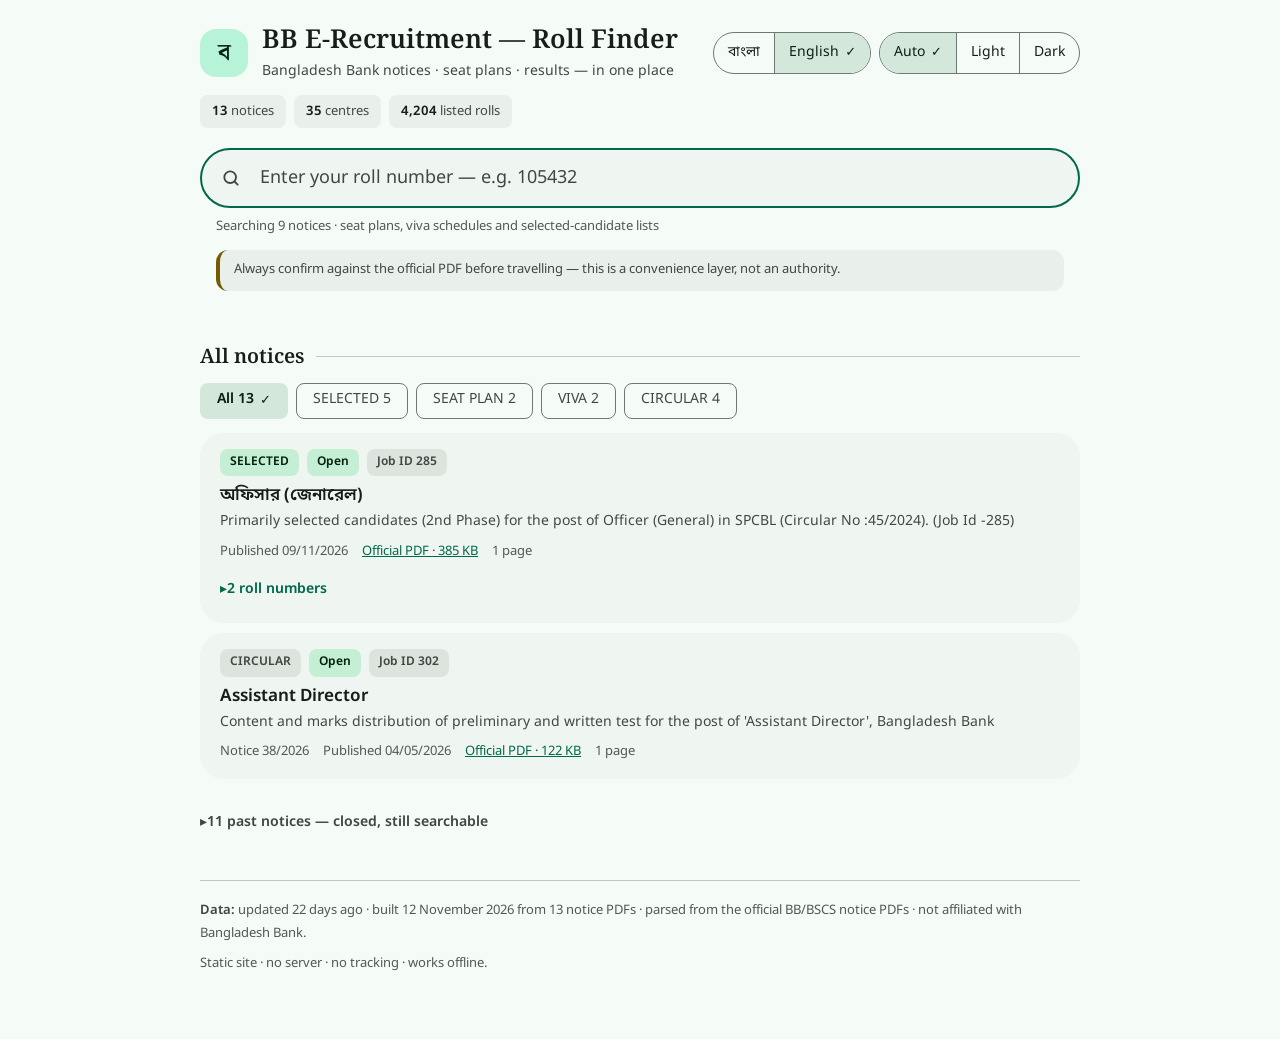
<file: index.html>
<!DOCTYPE html>
<!--
  GENERATED FILE — DO NOT EDIT.
  Built by parser/build_site.py from:
    app.template.html   (markup and the early theme/language script)
    assets/css/*.css    (stylesheets, concatenated in CSS_FILES order)
    assets/js/**/*.js   (scripts, concatenated in JS_FILES order)
    data/notices.json   (notice data, inlined so the page works offline)
  Edit those sources and re-run the build; changes made here are lost.
-->
<html lang="en" data-lang="en">
<head>
<meta charset="utf-8">
<meta name="viewport" content="width=device-width, initial-scale=1">
<title>BB E-Recruitment — Roll Finder</title>
<meta name="description" content="Enter your roll number to find your Bangladesh Bank exam centre, seat range, date, time and map location. Seat plans, viva schedules and selected-candidate lists in one place.">
<meta name="theme-color" content="#f5fbf6" media="(prefers-color-scheme: light)">
<meta name="theme-color" content="#0e1511" media="(prefers-color-scheme: dark)">
<link rel="manifest" href="manifest.webmanifest">
<link rel="icon" href="favicon-32.png" sizes="32x32">
<link rel="apple-touch-icon" href="apple-touch-icon.png">
<meta name="apple-mobile-web-app-capable" content="yes">
<meta name="apple-mobile-web-app-status-bar-style" content="default">
<meta name="apple-mobile-web-app-title" content="BB Roll">
<link rel="canonical" href="https://bb-roll-finder.pages.dev/">
<meta property="og:title" content="BB E-Recruitment — Roll Finder">
<meta property="og:description" content="Find your exam centre, seat, time and map by roll number.">
<meta property="og:type" content="website">
<meta property="og:url" content="https://bb-roll-finder.pages.dev/">
<meta property="og:image" content="https://bb-roll-finder.pages.dev/og-card.png">
<meta property="og:image:width" content="1200">
<meta property="og:image:height" content="630">
<meta property="og:locale" content="en_US">
<meta property="og:locale:alternate" content="bn_BD">
<meta name="twitter:card" content="summary_large_image">
<meta name="twitter:title" content="BB E-Recruitment — Roll Finder">
<meta name="twitter:description" content="Find your exam centre, seat, time and map by roll number.">
<meta name="twitter:image" content="https://bb-roll-finder.pages.dev/og-card.png">
<script type="application/ld+json">
{"@context":"https://schema.org","@type":"WebSite",
 "name":"BB E-Recruitment — Roll Finder",
 "alternateName":"BB Roll Finder",
 "url":"https://bb-roll-finder.pages.dev/",
 "inLanguage":["en","bn"],
 "description":"Find your Bangladesh Bank exam centre, seat range, date, time and map location by roll number.",
 "potentialAction":{"@type":"SearchAction",
   "target":{"@type":"EntryPoint","urlTemplate":"https://bb-roll-finder.pages.dev/#roll={roll_number}"},
   "query-input":"required name=roll_number"}}
</script>

<!-- Runs before any CSS so the stored theme is applied on the very first paint.
     Without this the page renders light, then flips to dark a frame later. -->
<script>
(function(){
  try{
    var t = localStorage.getItem("bb-theme");
    if (t === "light" || t === "dark") document.documentElement.setAttribute("data-theme", t);
    var l = localStorage.getItem("bb-lang");
    if (l !== "en" && l !== "bn"){
      /* No saved choice: follow the browser, exactly as core/language.js
         does. Kept in sync by tools/selftest.py. */
      var list = (navigator.languages && navigator.languages.length)
                 ? navigator.languages : [navigator.language];
      l = "en";
      for (var i = 0; i < list.length; i++){
        var tag = String(list[i] || "").toLowerCase();
        if (tag === "bn" || tag.indexOf("bn-") === 0){ l = "bn"; break; }
        if (tag === "en" || tag.indexOf("en-") === 0){ l = "en"; break; }
      }
    }
    document.documentElement.setAttribute("data-lang", l);
    document.documentElement.lang = l;
  }catch(e){}

  /* Font preloads are injected rather than written as static <link> tags.
     A font preload must carry crossorigin (fonts are always fetched in CORS
     mode), but over file:// the origin is null, so the browser rejects the
     request and logs a CORS error for every preloaded font before falling
     back to the @font-face rule. The page still worked; the console was just
     full of errors that looked like real breakage. Injecting them only for
     http(s) keeps the head start online and leaves file:// silent. */
  try{
    if (location.protocol === "http:" || location.protocol === "https:"){
      ["fonts/noto-sans-bengali-bengali-400-normal.woff2",
       "fonts/noto-sans-bengali-latin-400-normal.woff2",
       "fonts/noto-sans-bengali-bengali-600-normal.woff2",
       "fonts/noto-serif-bengali-bengali-600-normal.woff2",
       "fonts/noto-serif-bengali-latin-600-normal.woff2"].forEach(function(href){
        var el = document.createElement("link");
        el.rel = "preload"; el.as = "font"; el.type = "font/woff2";
        el.href = href; el.crossOrigin = "anonymous";
        document.head.appendChild(el);
      });
    }
  }catch(e){}
})();
</script>

<style>
/* ===== tokens.css ===== */
/* ---------------------------------------------------------------- fonts
   Noto Sans Bengali (text) and Noto Serif Bengali (headlines), self-hosted
   and split by script so Latin text never drags the Bengali file along.
   font-display:swap paints the system stack first, so nobody waits on a
   blank screen. Both families are SIL OFL (fonts/OFL-Noto.txt). */
@font-face{font-family:"Noto Sans Bengali";font-style:normal;font-weight:400;font-display:swap;
  src:url("fonts/noto-sans-bengali-bengali-400-normal.woff2") format("woff2");
  unicode-range:U+0951-0952,U+0964-0965,U+0980-09FE,U+1CD0,U+1CD2,U+1CD5-1CD6,U+1CD8,U+1CE1,U+1CEA,U+1CED,U+1CF2,U+1CF5-1CF7,U+200C-200D,U+20B9,U+25CC,U+A8F1}
@font-face{font-family:"Noto Sans Bengali";font-style:normal;font-weight:600;font-display:swap;
  src:url("fonts/noto-sans-bengali-bengali-600-normal.woff2") format("woff2");
  unicode-range:U+0951-0952,U+0964-0965,U+0980-09FE,U+1CD0,U+1CD2,U+1CD5-1CD6,U+1CD8,U+1CE1,U+1CEA,U+1CED,U+1CF2,U+1CF5-1CF7,U+200C-200D,U+20B9,U+25CC,U+A8F1}
@font-face{font-family:"Noto Sans Bengali";font-style:normal;font-weight:400;font-display:swap;
  src:url("fonts/noto-sans-bengali-latin-400-normal.woff2") format("woff2");
  unicode-range:U+0000-00FF,U+0131,U+0152-0153,U+02BB-02BC,U+02C6,U+02DA,U+02DC,U+0304,U+0308,U+0329,U+2000-206F,U+20AC,U+2122,U+2191,U+2193,U+2212,U+2215,U+FEFF,U+FFFD}
@font-face{font-family:"Noto Sans Bengali";font-style:normal;font-weight:600;font-display:swap;
  src:url("fonts/noto-sans-bengali-latin-600-normal.woff2") format("woff2");
  unicode-range:U+0000-00FF,U+0131,U+0152-0153,U+02BB-02BC,U+02C6,U+02DA,U+02DC,U+0304,U+0308,U+0329,U+2000-206F,U+20AC,U+2122,U+2191,U+2193,U+2212,U+2215,U+FEFF,U+FFFD}
@font-face{font-family:"Noto Serif Bengali";font-style:normal;font-weight:600;font-display:swap;
  src:url("fonts/noto-serif-bengali-bengali-600-normal.woff2") format("woff2");
  unicode-range:U+0951-0952,U+0964-0965,U+0980-09FE,U+1CD0,U+1CD2,U+1CD5-1CD6,U+1CD8,U+1CE1,U+1CEA,U+1CED,U+1CF2,U+1CF5-1CF7,U+200C-200D,U+20B9,U+25CC,U+A8F1}
@font-face{font-family:"Noto Serif Bengali";font-style:normal;font-weight:600;font-display:swap;
  src:url("fonts/noto-serif-bengali-latin-600-normal.woff2") format("woff2");
  unicode-range:U+0000-00FF,U+0131,U+0152-0153,U+02BB-02BC,U+02C6,U+02DA,U+02DC,U+0304,U+0308,U+0329,U+2000-206F,U+20AC,U+2122,U+2191,U+2193,U+2212,U+2215,U+FEFF,U+FFFD}

/* --------------------------------------------------------------- tokens
   Material Design 3 colour roles, seeded from Bangladesh flag green.
   Light values on :root; dark values twice (OS default + explicit choice).
   Legacy names (--text-secondary, --text-muted) are kept as aliases because
   a few inline styles in the scripts still use them. */
:root{
  color-scheme: light dark;

  --md-primary:#00694b;            --md-on-primary:#ffffff;
  --md-primary-container:#b7f3d6;  --md-on-primary-container:#002114;
  --md-secondary-container:#d3e8da;--md-on-secondary-container:#0d1f15;
  --md-tertiary:#765a00;           --md-tertiary-container:#ffe08c; --md-on-tertiary-container:#241a00;
  --md-error-container:#ffdad6;    --md-on-error-container:#410002; --md-error-surface:#fdeeec;
  --md-success-container:#c4efd5;  --md-on-success-container:#00210f;
  --md-surface:#f5fbf6;
  --md-surface-low:#eff5f0;  --md-surface-container:#e9efea;
  --md-surface-high:#e3eae4; --md-surface-highest:#dde4de;
  --md-on-surface:#171d19;   --md-on-surface-variant:#3f4943;
  --md-outline:#6f7973;      --md-outline-variant:#bfc9c2;
  --md-shadow:0 1px 2px rgba(0,0,0,.14), 0 1px 3px 1px rgba(0,0,0,.08);

  --text-secondary:var(--md-on-surface-variant);
  --text-muted:#505a54;

  /* shape scale */
  --r-xs:8px; --r-sm:12px; --r-md:16px; --r-lg:24px; --r-xl:28px; --r-full:999px;

  --font:"Noto Sans Bengali", system-ui, -apple-system, "Segoe UI", Roboto,
         "Nirmala UI", "Kohinoor Bangla", "Bangla Sangam MN", "Lohit Bengali", sans-serif;
  --font-display:"Noto Serif Bengali", "Noto Sans Bengali", Georgia, "Nirmala UI", serif;
}

@media (prefers-color-scheme: dark){
  :root:not([data-theme="light"]){
    --md-primary:#70dbae;            --md-on-primary:#003826;
    --md-primary-container:#005138;  --md-on-primary-container:#8ff8c9;
    --md-secondary-container:#354b3f;--md-on-secondary-container:#d3e8da;
    --md-tertiary:#f0c142;           --md-tertiary-container:#5a4300; --md-on-tertiary-container:#ffe08c;
    --md-error-container:#93000a;    --md-on-error-container:#ffdad6; --md-error-surface:#241614;
    --md-success-container:#00522d;  --md-on-success-container:#c4efd5;
    --md-surface:#0e1511;
    --md-surface-low:#161d19;  --md-surface-container:#1a211d;
    --md-surface-high:#252c27; --md-surface-highest:#2f3631;
    --md-on-surface:#dee4de;   --md-on-surface-variant:#bfc9c2;
    --md-outline:#89938c;      --md-outline-variant:#404943;
    --md-shadow:none;
    --text-muted:#a5afa8;
  }
}
:root[data-theme="dark"]{
  --md-primary:#70dbae;            --md-on-primary:#003826;
  --md-primary-container:#005138;  --md-on-primary-container:#8ff8c9;
  --md-secondary-container:#354b3f;--md-on-secondary-container:#d3e8da;
  --md-tertiary:#f0c142;           --md-tertiary-container:#5a4300; --md-on-tertiary-container:#ffe08c;
  --md-error-container:#93000a;    --md-on-error-container:#ffdad6; --md-error-surface:#241614;
  --md-success-container:#00522d;  --md-on-success-container:#c4efd5;
  --md-surface:#0e1511;
  --md-surface-low:#161d19;  --md-surface-container:#1a211d;
  --md-surface-high:#252c27; --md-surface-highest:#2f3631;
  --md-on-surface:#dee4de;   --md-on-surface-variant:#bfc9c2;
  --md-outline:#89938c;      --md-outline-variant:#404943;
  --md-shadow:none;
  --text-muted:#a5afa8;
}
:root[data-theme="dark"]{ color-scheme: dark }
:root[data-theme="light"]{ color-scheme: light }

/* ===== base.css ===== */
*{box-sizing:border-box}
html{-webkit-text-size-adjust:100%}
body{
  margin:0;padding:0 16px 64px;
  background:var(--md-surface);
  color:var(--md-on-surface);min-height:100vh;
  /* 1.65: Bengali stacks vowel signs above and below the matra and 1.55
     clips them at small sizes. */
  font:400 16px/1.65 var(--font);
  -webkit-font-smoothing:antialiased;
  overflow-wrap:break-word;
}
/* Bengali breaks if letters are squeezed — never track this text */
:lang(bn), [data-lang="bn"] body{letter-spacing:0}
.wrap{max-width:880px;margin:0 auto}
a{color:var(--md-primary)}
:focus-visible{outline:3px solid var(--md-primary);outline-offset:2px;border-radius:var(--r-xs)}

/* Available to assistive technology, not painted. clip-path rather than
   display:none — that would drop the element from the accessibility tree. */
.sr-only{
  position:absolute;width:1px;height:1px;margin:-1px;padding:0;
  overflow:hidden;clip-path:inset(50%);white-space:nowrap;border:0;
}
form,section{margin:0}
@media (prefers-reduced-motion: reduce){
  *,*::before,*::after{animation-duration:.01ms !important;transition-duration:.01ms !important}
}

/* ===== layout.css ===== */
header{padding:24px 0 4px}
.topbar{display:flex;align-items:center;gap:12px;flex-wrap:wrap;margin-bottom:12px}
.brand{display:flex;align-items:center;gap:14px;min-width:0}
.logo{width:48px;height:48px;border-radius:var(--r-md);flex:0 0 auto;display:grid;place-items:center;
  background:var(--md-primary-container);color:var(--md-on-primary-container);
  font:600 24px/1 var(--font-display)}
h1{margin:0;font:600 clamp(20px,3.4vw,26px)/1.3 var(--font-display)}
.sub{color:var(--md-on-surface-variant);font-size:14px;margin-top:2px}
.controls{margin-left:auto;display:flex;gap:8px;align-items:center;flex-wrap:wrap}

/* M3 segmented button: outlined group, selected segment is tonal with a check */
.seg{display:inline-flex;border:1px solid var(--md-outline);border-radius:var(--r-full);overflow:hidden}
/* padding is 14px, not the M3 default 16px: at 14px the English control
   set (the widest) still fits beside the brand on one row. At 16px it
   overflowed by 14px and the whole header jumped 54px taller the moment
   you switched to English. uitest asserts the one-row layout in both
   languages, so this value is load-bearing. */
.seg button{position:relative;border:0;background:transparent;color:var(--md-on-surface);cursor:pointer;
  font:inherit;font-size:14px;font-weight:500;min-height:40px;padding:0 14px;line-height:1.3;
  display:inline-flex;align-items:center;gap:6px}
.seg button + button{border-left:1px solid var(--md-outline)}
.seg button::before{content:"";position:absolute;inset:0;background:currentColor;opacity:0;transition:opacity .15s}
.seg button:hover::before{opacity:.08}
.seg button:active::before{opacity:.12}
.seg button[aria-pressed="true"]{background:var(--md-secondary-container);color:var(--md-on-secondary-container)}
.seg button[aria-pressed="true"]::after{content:"\2713";font-size:13px;font-weight:600}
.seg button:focus-visible{outline-offset:-3px}

.stats{display:flex;gap:8px;flex-wrap:wrap;margin-top:4px}
.stat{background:var(--md-surface-container);border-radius:var(--r-xs);
  padding:6px 12px;font-size:13px;color:var(--md-on-surface-variant);white-space:nowrap}
.stat b{color:var(--md-on-surface);font-weight:600}

/* ===== components.css ===== */
/* --------------------------------------------------------------- search
   M3 search bar: tall pill, filled container, leading icon, no outline until
   focus. */
.search{position:relative;margin:16px 0 6px}
.search input{width:100%;height:60px;padding:0 24px 0 58px;font-size:18px;border-radius:var(--r-full);
  background:var(--md-surface-high);border:2px solid transparent;color:var(--md-on-surface);
  outline:none;transition:border-color .15s,background .15s;font-variant-numeric:tabular-nums;font-family:inherit}
.search input:hover{background:var(--md-surface-highest)}
.search input:focus{border-color:var(--md-primary);background:var(--md-surface-low)}
.search input::placeholder{color:var(--md-on-surface-variant)}
.search svg{position:absolute;left:21px;top:50%;transform:translateY(-50%);color:var(--md-on-surface-variant)}
.hint{color:var(--text-muted);font-size:13px;margin:8px 16px 0}
/* 7.6 — this used to be the third grey line of the footer. It is the sentence
   that stops somebody travelling on a bad match, so it sits with the search. */
.callout{display:flex;gap:8px;margin:12px 16px 0;padding:10px 14px;border-radius:var(--r-sm);
  background:var(--md-surface-container);color:var(--md-on-surface-variant);
  border-left:4px solid var(--md-tertiary);font-size:13px;line-height:1.6}

/* -------------------------------------------------------- disambiguation
   A roll number is only unique inside a job. When one number lands in more
   than one job we ask instead of guessing. */
.disambig{margin-top:16px;background:var(--md-tertiary-container);color:var(--md-on-tertiary-container);
  border-radius:var(--r-lg);padding:18px 20px}
.disambig p{margin:0 0 4px;font-weight:600;font-size:16px}
.disambig .why{margin:0 0 14px;font-size:14px;font-weight:400}
.jobpick{display:flex;gap:8px;flex-wrap:wrap}
.jobpick button{position:relative;font:inherit;font-size:14px;text-align:left;cursor:pointer;padding:10px 16px;
  border-radius:var(--r-md);border:1px solid var(--md-outline);background:transparent;
  color:var(--md-on-tertiary-container);line-height:1.4;overflow:hidden}
.jobpick button:hover{background:rgba(127,127,127,.12)}
.jobpick button[aria-pressed="true"]{background:var(--md-primary);border-color:var(--md-primary);color:var(--md-on-primary)}
.jobpick b{display:block;font-weight:600;font-variant-numeric:tabular-nums}
.jobpick span{font-size:13px;opacity:.9}

/* ---------------------------------------------------------------- cards
   M3 filled card: tonal container, large radius, no border. */
#result{margin-top:16px;display:grid;gap:14px}
.card{background:var(--md-surface-low);border-radius:var(--r-xl);
  padding:22px;box-shadow:var(--md-shadow);animation:pop .2s ease-out}
@keyframes pop{from{opacity:0;transform:translateY(6px)}to{opacity:1;transform:none}}
/* Not-found is a negative RESULT, not a user error: a pale error-tinted
   surface reads as "nothing here" without the alarm of a full tonal
   error container. Buttons inside drop to the card's own ink so the
   green primary never sits on pink. */
.card.bad{background:var(--md-error-surface);color:var(--md-on-surface)}
.card.bad .btn{color:var(--md-on-surface);border-color:var(--md-outline)}
.card.preferred{outline:2px solid var(--md-primary);outline-offset:-2px}

/* identity block — the primary heading of every card */
.ident{display:flex;align-items:flex-start;gap:12px;flex-wrap:wrap;margin-bottom:14px}
.jobtag{flex:0 0 auto;background:var(--md-secondary-container);color:var(--md-on-secondary-container);
  border-radius:var(--r-md);padding:8px 14px;line-height:1.25}
/* "Job ID" is a fixed identifier: no uppercase transform, in either language */
.jobtag .k{font-size:12px;letter-spacing:0;text-transform:none;color:var(--md-on-secondary-container);
  font-weight:400;display:block;margin:0}
.jobtag .v{font-size:18px;font-weight:600;color:var(--md-on-secondary-container);font-variant-numeric:tabular-nums;
  white-space:nowrap}
.identtext{min-width:0;flex:1 1 220px}
.post{font-size:clamp(18px,2.6vw,22px);font-weight:600;line-height:1.4;margin:0}
.identmeta{color:var(--text-muted);font-size:13px;margin-top:3px;display:flex;gap:10px;flex-wrap:wrap}
.yours{background:var(--md-primary);color:var(--md-on-primary);font-size:12px;font-weight:600;
  padding:3px 10px;border-radius:var(--r-xs);align-self:center}

.kicker{display:flex;gap:8px;align-items:center;flex-wrap:wrap;margin-bottom:14px}
/* badges are M3 assist chips: small radius, tonal fill, no border */
.badge{font-size:12px;font-weight:600;padding:4px 10px;border-radius:var(--r-xs);letter-spacing:0;border:0}
.b-seat,.b-viva{background:var(--md-primary-container);color:var(--md-on-primary-container)}
.b-selected{background:var(--md-success-container);color:var(--md-on-success-container)}
.b-result,.b-scanned{background:var(--md-tertiary-container);color:var(--md-on-tertiary-container)}
.b-circular,.badge.sm{background:var(--md-surface-highest);color:var(--md-on-surface-variant)}
.s-today{background:var(--md-error-container);color:var(--md-on-error-container)}
.s-soon{background:var(--md-tertiary-container);color:var(--md-on-tertiary-container)}
.s-up{background:var(--md-success-container);color:var(--md-on-success-container)}
.s-past{background:var(--md-surface-highest);color:var(--text-muted)}

/* -------------------------------------------------------- outcome panel
   Confirmation-panel pattern: the outcome and the reference number carried
   in one tonal block. Deliberately holds no links or buttons. The headline
   is set in the serif display face — the one editorial moment on the page. */
.panel{border-radius:var(--r-lg);padding:22px 24px;margin:0 0 16px;text-align:center}
.panel.ok{background:var(--md-success-container);color:var(--md-on-success-container)}
.panel.info{background:var(--md-primary-container);color:var(--md-on-primary-container)}
.panel.neutral{background:var(--md-surface-container);color:var(--md-on-surface)}
.panel .eyebrow{font-size:14px;letter-spacing:0;text-transform:none;font-weight:600}
.panel .big{font:600 clamp(21px,3.6vw,30px)/1.4 var(--font-display);margin:6px 0 0}
.panel .refline{margin-top:14px;padding-top:14px;border-top:1px solid currentColor;
  font-size:14px}
.panel .refline b{display:block;font-size:24px;font-weight:600;font-variant-numeric:tabular-nums;letter-spacing:.03em}

.next{margin:20px 0 0}
.next h4{margin:0 0 8px;font-size:16px;font-weight:600}
.next ol,.next ul{margin:0;padding-left:22px;color:var(--md-on-surface-variant);font-size:15px}
.next li{margin-bottom:6px}
.next p{margin:0;color:var(--md-on-surface-variant);font-size:15px}

.cd{margin:0 0 14px;padding:14px 16px;border-radius:var(--r-md);line-height:1.5}
.cd b{display:block;font-size:18px;margin-bottom:2px;font-weight:600}
.cd span{font-size:14px}
.cd-today{background:var(--md-error-container);color:var(--md-on-error-container)}
.cd-soon{background:var(--md-tertiary-container);color:var(--md-on-tertiary-container)}
.cd-past{background:var(--md-surface-container);color:var(--md-on-surface-variant)}

.prov{margin-top:12px;padding:12px 14px;border-radius:var(--r-sm);font-size:13px;line-height:1.65;
  background:var(--md-surface-container);color:var(--md-on-surface-variant)}
.prov b{color:var(--md-on-surface);font-weight:600}
/* P1-1 — a roll the OCR itself could not read twice the same way. Tertiary
   container is the same tone .det.warn uses, so "something here needs your
   attention" looks identical wherever it appears, and it is visibly not the
   neutral grey of the ordinary provenance note directly beneath it. */
.prov.warn{background:var(--md-tertiary-container);color:var(--md-on-tertiary-container);
  border-left:4px solid var(--md-tertiary)}
.prov.warn b{color:var(--md-on-tertiary-container);display:block;margin-bottom:2px}
.prov.warn a{color:var(--md-on-tertiary-container)}
.scanwarn{margin-top:10px;padding:12px 14px;border-radius:var(--r-sm);font-size:13px;line-height:1.6;
  background:var(--md-tertiary-container);color:var(--md-on-tertiary-container)}

.meta{color:var(--md-on-surface-variant);font-size:15px;margin-bottom:14px}
.meta b{color:var(--md-on-surface);font-weight:600}
.grid{display:grid;grid-template-columns:repeat(auto-fit,minmax(150px,1fr));gap:10px}
.cell{background:var(--md-surface-container);border-radius:var(--r-md);padding:12px 14px}

/* Arrival and gate-closing get their own section because a candidate reading
   this at 7am needs them separated from the exam duration, not averaged in
   with it. Two equal cards: green = the thing you can still act on, red =
   the deadline. minmax(215px) drops them to one column before either can
   squeeze its time, so the number never shrinks to hold a column. */
.tsec{margin:18px 0 8px;font-size:16px;font-weight:600;color:var(--md-on-surface)}
.timings{display:grid;grid-template-columns:repeat(auto-fit,minmax(215px,1fr));gap:10px}
.tcard{display:grid;grid-template-columns:auto 1fr;gap:1px 13px;align-items:start;
  border-radius:var(--r-md);padding:14px 16px}
.tcard .ticon{grid-row:1/4;width:24px;height:24px;margin-top:3px}
.tcard .tk{font-size:12px;font-weight:600;letter-spacing:.03em;text-transform:uppercase;line-height:1.5}
.tcard .tv{font:600 clamp(20px,2.8vw,25px)/1.35 var(--font-display);font-variant-numeric:tabular-nums}
.tcard .th{font-size:13px;line-height:1.5;opacity:.88}
.tcard.arrive{background:var(--md-success-container);color:var(--md-on-success-container)}
.tcard.gate{background:var(--md-error-container);color:var(--md-on-error-container)}
:lang(bn) .tcard .tk{letter-spacing:0}

/* Structured "what happens next": one box per fact, stacked, label left and
   value right so the eye can land on a single row. Beats a paragraph for
   somebody checking a gate-closing time on a phone the morning of an exam.
   The label column is capped so a long venue still gets most of the width;
   under 620px the label sits above the value instead. */
.dets{display:grid;gap:8px;margin-top:10px}
.det{display:grid;grid-template-columns:minmax(7.5rem,auto) 1fr;gap:2px 18px;align-items:baseline;
  background:var(--md-surface-container);border-radius:var(--r-md);padding:12px 16px}
.det .k{font-size:12px;font-weight:600;letter-spacing:.03em;text-transform:uppercase;
  color:var(--md-on-surface-variant);line-height:1.5}
.det .v{font-size:15px;font-weight:600;color:var(--md-on-surface);line-height:1.5}
.det.warn{background:var(--md-tertiary-container)}
.det.warn .k{color:var(--md-on-tertiary-container);opacity:.85}
.det.warn .v{color:var(--md-on-tertiary-container)}
.k{font-size:12px;letter-spacing:0;text-transform:none;color:var(--md-on-surface-variant);
  margin-bottom:2px;font-weight:400}
.v{font-size:16px;font-weight:600;font-variant-numeric:tabular-nums}
.v.acc{color:var(--md-primary)} .v.warn{color:var(--md-tertiary)}

/* M3 buttons: 40px tall pills. Default is outlined, .primary is filled.
   The ::before layer is the M3 "state layer" (hover 8%, press 12%). */
.actions{display:flex;gap:10px;flex-wrap:wrap;margin-top:18px}
.btn{position:relative;overflow:hidden;display:inline-flex;align-items:center;justify-content:center;gap:8px;
  text-decoration:none;min-height:40px;padding:0 24px;border-radius:var(--r-full);
  font-size:14px;font-weight:600;border:1px solid var(--md-outline);
  color:var(--md-primary);background:transparent;cursor:pointer;
  font-family:inherit;line-height:1.3;transition:box-shadow .15s}
.btn::before{content:"";position:absolute;inset:0;background:currentColor;opacity:0;transition:opacity .15s}
.btn:hover::before{opacity:.08}
.btn:active::before{opacity:.12}
.btn.primary{background:var(--md-primary);color:var(--md-on-primary);border-color:var(--md-primary)}
.btn.primary:hover{box-shadow:var(--md-shadow, 0 1px 3px rgba(0,0,0,.3))}
.mapbox{margin-top:14px;border-radius:var(--r-lg);overflow:hidden;display:none}
/* 7.2 — offline the embed is a blank grey rectangle that reads as a broken
   build. Same footprint, but it says what is wrong. */
.mapoffline{padding:22px 18px;text-align:center;font-size:13px;line-height:1.6;
  background:var(--md-surface-container);color:var(--md-on-surface-variant)}
.mapbox iframe{width:100%;height:300px;border:0;display:block}
:root[data-theme="dark"] .mapbox iframe{filter:invert(.9) hue-rotate(180deg) saturate(.75)}
@media (prefers-color-scheme: dark){
  :root:not([data-theme="light"]) .mapbox iframe{filter:invert(.9) hue-rotate(180deg) saturate(.75)}
}

/* ------------------------------------------------------------ roll grid
   The old build joined every roll into one comma string inside a table
   cell, and a 1,037-roll notice stretched the PAGE sideways. A wrapping
   grid cannot do that: minmax(min(100%,…)) clamps each column to the
   container and leftover overflow is trapped inside this box. */
.rollwrap{margin-top:12px}
.rolltools{display:flex;gap:8px;flex-wrap:wrap;align-items:center;margin-bottom:10px}
.rolltools input{flex:1 1 170px;min-width:0;height:40px;padding:0 16px;font-size:14px;font-family:inherit;
  border-radius:var(--r-full);border:1px solid var(--md-outline);background:transparent;
  color:var(--md-on-surface);outline:none;font-variant-numeric:tabular-nums}
.rolltools input:focus{border:2px solid var(--md-primary);padding:0 15px}
.rolltools .btn{min-height:40px;padding:0 18px;font-size:13px}
.rollcount{font-size:13px;color:var(--text-muted);margin-left:auto;font-variant-numeric:tabular-nums}
.rollgrid{display:grid;gap:6px;padding:12px;border-radius:var(--r-md);
  grid-template-columns:repeat(auto-fill,minmax(min(100%,5.6rem),1fr));
  background:var(--md-surface-container);
  max-height:min(50vh,400px);overflow:auto;overscroll-behavior:contain}
.rollchip{font-variant-numeric:tabular-nums;text-align:center;padding:6px 4px;border-radius:var(--r-xs);
  background:var(--md-surface-high);font-size:13px;color:var(--md-on-surface-variant);white-space:nowrap}
/* 7.4 — the searched roll inside a long list. Tertiary rather than primary:
   primary is the same green as the surrounding chips' accent and the hit was
   not reliably findable by eye in a 1,037-chip grid. */
.rollchip.hit{background:var(--md-tertiary-container);color:var(--md-on-tertiary-container);
  font-weight:700;outline:2px solid var(--md-tertiary);outline-offset:-2px}
.rollempty{padding:14px;text-align:center;color:var(--text-muted);font-size:14px}
.grouphead{font-size:14px;font-weight:600;margin:14px 0 8px}
.grouphead:first-child{margin-top:4px}

/* -------------------------------------------------------- notices list */
h2{font:600 20px/1.4 var(--font-display);color:var(--md-on-surface);
  margin:36px 0 12px;display:flex;align-items:center;gap:12px}
h2 .line{flex:1;height:1px;background:var(--md-outline-variant)}
.filters{display:flex;gap:8px;flex-wrap:wrap;margin-bottom:14px}
/* M3 filter chips: 32px, small radius, selected = tonal with a check */
.chip{font-size:14px;min-height:36px;padding:0 16px;border-radius:var(--r-xs);
  border:1px solid var(--md-outline);background:transparent;color:var(--md-on-surface-variant);cursor:pointer;
  font-family:inherit;line-height:1.35;display:inline-flex;align-items:center;gap:6px;position:relative;overflow:hidden}
.chip::before{content:"";position:absolute;inset:0;background:currentColor;opacity:0;transition:opacity .15s}
.chip:hover::before{opacity:.08}
.chip.on{background:var(--md-secondary-container);color:var(--md-on-secondary-container);border-color:transparent;font-weight:600}
.chip.on::after{content:"\2713";font-size:13px}
.ncard{background:var(--md-surface-low);border-radius:var(--r-lg);
  padding:16px 20px;margin-bottom:10px}
.nhead{display:flex;gap:8px;align-items:center;flex-wrap:wrap;margin-bottom:8px}
.npost{font-weight:600;font-size:17px;line-height:1.45;margin:0}
.ntitle{color:var(--md-on-surface-variant);font-size:14px;line-height:1.55;margin:2px 0 0}
.nmeta{color:var(--text-muted);font-size:13px;margin-top:8px;display:flex;gap:14px;flex-wrap:wrap}
.nmeta a{color:var(--md-primary)}
.ncard.past{opacity:.7}
details{margin-top:10px}
summary{cursor:pointer;color:var(--md-primary);font-size:14px;font-weight:600;list-style:none;user-select:none;
  padding:6px 0}
summary::-webkit-details-marker{display:none}
summary:before{content:"\25B8 ";}
details[open] > summary:before{content:"\25BE "}
.arch{margin-top:26px}
.arch > summary{color:var(--md-on-surface-variant);font-size:14px}

table{width:100%;border-collapse:collapse;font-size:14px;margin-top:10px}
th,td{text-align:left;padding:10px 10px;border-bottom:1px solid var(--md-outline-variant);vertical-align:top}
th{font-size:12px;letter-spacing:0;text-transform:none;color:var(--md-on-surface-variant);font-weight:600}
td.num{font-variant-numeric:tabular-nums;color:var(--md-on-surface-variant);white-space:nowrap}
.tscroll{overflow-x:auto;overscroll-behavior-x:contain}

footer{margin-top:40px;padding-top:18px;border-top:1px solid var(--md-outline-variant);color:var(--text-muted);
  font-size:13px;line-height:1.8}
footer b{color:var(--md-on-surface-variant);font-weight:600}
code{background:var(--md-surface-high);padding:1px 6px;border-radius:var(--r-xs);font-size:12px}

/* ===== responsive.css ===== */
@media(max-width:620px){
  /* The M3 header is roomier than the old one. On a phone the search field
     is the whole point of the page, so claw back the space above it —
     tighter padding and a smaller logo only. Button heights stay at 40px:
     touch targets are not negotiable. */
  header{padding:14px 0 2px}
  .topbar{gap:10px;margin-bottom:8px}
  .logo{width:40px;height:40px;font-size:20px;border-radius:var(--r-sm)}
  .seg button{padding:0 13px;font-size:13px}
  .search input{height:56px;font-size:17px;padding:0 18px 0 54px}
  .search svg{left:18px}
  .controls{margin-left:0;width:100%}
  .stats{display:none}
  th,td{padding:8px 6px}
  .card{padding:18px 16px;border-radius:var(--r-lg)}
  .panel{padding:18px 16px}
  .ncard{padding:14px 16px}
  .det{grid-template-columns:1fr;gap:3px;padding:11px 14px}
  .rollgrid{grid-template-columns:repeat(auto-fill,minmax(min(100%,4.9rem),1fr))}
}

/* ===== print.css ===== */
@media print{
  body{background:#fff;color:#000;padding:0}
  /* The masthead used to eat the whole first sheet on its own and push the
     card the reader actually wants onto page 2. On paper the branding earns
     one line, not a page. */
  header{margin:0 0 8px;padding:0;border:0}
  .stats,.sub,.logo{display:none !important}
  h1{font-size:13px !important;margin:0 !important}
  .topbar{margin:0 !important;padding:0 !important;border:0 !important;display:block !important}
  footer{font-size:9.5px;margin-top:10px}
  .controls,.filters,.search,.hint,.callout,.mapbox,.rolltools,#notices,h2,.disambig{display:none !important}
  /* A result card is nearly a full page, so break-inside:avoid on the card
     pushed it past the masthead and wasted the whole first sheet. Let the
     card flow and protect the small units instead — a row or a panel split
     across a page fold is what actually looks broken. */
  .card{box-shadow:none;border:1px solid #999;break-inside:auto}
  .panel,.det,.prov,.cd,.ident,.cell,.tcard{break-inside:avoid}
  /* The two timing cards must stay legible in grayscale, so the colour is
     dropped and a rule carries the distinction instead. */
  .timings{grid-template-columns:1fr 1fr}
  .tcard{background:none;color:#000;border:1px solid #999}
  .tcard.gate{border-width:2px}
  .rollgrid{max-height:none;overflow:visible}

  /* 7.7 — .actions used to be hidden outright, so somebody holding the
     printout had no way to reach the notice it came from. The buttons are
     still useless on paper, but the PDF link is not: print it as its URL.
     Everything in .actions is either that link or a button, so hiding the
     buttons and unhiding the one anchor keeps it to a single line. */
  .actions{margin-top:10px;display:block}
  .actions button{display:none !important}
  .actions a{display:none}
  /* strip the on-screen button chrome: on paper this is a line of text, not
     a control, and the pill border round a URL reads as a form field */
  .actions a[href$=".pdf"]{display:inline;font-size:10.5px;color:#000;text-decoration:none;
    border:0;background:none;padding:0;margin:0;font-weight:600}
  .actions a[href$=".pdf"]::after{content:" — " attr(data-abs);font-weight:400;word-break:break-all}
  /* P1-1 must survive onto paper — it is the warning that matters most. */
  .prov.warn{border:1px solid #000;padding:8px 10px}
}

</style>
</head>
<body>
<div class="wrap">

  <header>
    <div class="topbar">
      <div class="brand">
        <div class="logo" aria-hidden="true">ব</div>
        <div>
          <h1 id="t-brand">BB E-Recruitment — Roll Finder</h1>
          <div class="sub" id="t-tagline"></div>
        </div>
      </div>
      <div class="controls">
        <div class="seg" id="langseg" role="group" aria-label="Language"></div>
        <div class="seg" id="themeseg" role="group" aria-label="Theme"></div>
      </div>
    </div>
    <div class="stats" id="stats"></div>
  </header>

  <main id="main">
    <!-- A real <form> so the search is a landmark and mobile keyboards offer
         a submit key. There is nothing to submit — results render as you type
         — so app.js cancels the submit event; without that, Enter would
         reload the page and lose the query. -->
    <form class="search" role="search" id="searchform">
      <svg width="20" height="20" viewBox="0 0 24 24" fill="none" stroke="currentColor" stroke-width="2.2" stroke-linecap="round" aria-hidden="true">
        <circle cx="11" cy="11" r="7"/><path d="m20 20-3.5-3.5"/>
      </svg>
      <label class="sr-only" for="roll" id="t-rolllabel"></label>
      <input id="roll" type="text" inputmode="numeric" autocomplete="off" spellcheck="false" aria-describedby="hint">
    </form>
    <div class="hint" id="hint"></div>
    <p class="callout" id="t-fconfirm"></p>

    <!-- The result area is NOT a live region. It can hold several full cards,
         and re-announcing all of them on every keystroke made the page
         unusable with a screen reader. #srstatus carries a one-line summary
         instead, and only when the outcome actually changes. -->
    <p id="srstatus" class="sr-only" role="status" aria-live="polite"></p>
    <div id="disambig"></div>
    <div id="result"></div>

    <section aria-labelledby="t-allnotices">
      <h2><span id="t-allnotices"></span> <span class="line"></span></h2>
      <div class="filters" id="filters" role="group" aria-label="Filter notices by type"></div>
      <div id="notices"></div>
    </section>
  </main>

  <footer>
    <div><b id="t-fdata"></b> <span id="gen"></span></div>
    <div style="margin-top:6px" id="t-fstatic"></div>
  </footer>
</div>

<script>
/* ===== core/constants.js ===== */
const KIND = {
  seat:     { key:"seat",     cls:"b-seat",     en:"Centre & seat allocation",     labEn:"SEAT PLAN", labBn:"আসনবিন্যাস" },
  viva:     { key:"viva",     cls:"b-viva",     en:"Viva / interview schedule",    labEn:"VIVA",      labBn:"ভাইভা" },
  result:   { key:"result",   cls:"b-result",   en:"Written result",               labEn:"RESULT",    labBn:"ফলাফল" },
  selected: { key:"selected", cls:"b-selected", en:"Primarily selected list",      labEn:"SELECTED",  labBn:"নির্বাচিত" },
  circular: { key:"circular", cls:"b-circular", en:"Schedule / circular",          labEn:"CIRCULAR",  labBn:"বিজ্ঞপ্তি" },
  scanned:  { key:"scanned",  cls:"b-scanned",  en:"Scanned image — not searchable",labEn:"SCANNED",  labBn:"স্ক্যান করা" }
};
/* ------------------------------------------------------------- identity
   A roll number is only unique inside a job, so the job is what every card
   leads with. The post name is what the candidate actually remembers
   applying for, so it is the headline and the job ID is the hard key. */
const POST_RE = /\bposts?\s+of\s*["'\u201c\u2018]?\s*(.+?)\s*["'\u201d\u2019]?\s*(?:\s+(?:of|in)\s+(?:SPCBL|Bangladesh\s+Bank|\d+\s+Banks?)\b|\s*\((?:Job|Grade)|\s*,|\s*$)/i;

/* ===== core/dom.js ===== */
const $ = s => document.querySelector(s);
const esc = s => String(s ?? "").replace(/[&<>"]/g, c => ({"&":"&amp;","<":"&lt;",">":"&gt;",'"':"&quot;"}[c]));

/* esc() makes a value safe as *text*, but not as a URL: it leaves
   "javascript:..." intact, and escaping does nothing to stop a browser
   running it when the value lands in href. Every PDF link on this page
   interpolates a path that came out of data/notices.json, so the scheme is
   checked before the value is allowed to become a link.

   All 13 current notices use relative "notices/..." paths, so nothing is
   exploitable today — this closes the hole before a future notice, an
   override file or a hand-edited JSON opens it.

   Returns "" for anything rejected, which is what esc() already produced for
   a missing pdf, so the rendered markup is unchanged for existing data. */
const safeHref = u => {
  const s = String(u ?? "").trim();
  if (!s) return "";
  if (/[\u0000-\u001f\u007f]/.test(s)) return "";          // smuggled control chars
  /* "//evil.example/x.pdf" carries no scheme, so the check below waves it
     through — but a browser reads it as protocol-relative and goes off-origin
     on the current protocol. Every legitimate link here is either a relative
     notices/ path or an explicit https:// URL, so this costs nothing. */
  if (s.indexOf("//") === 0) return "";
  const scheme = /^([a-z][a-z0-9+.\-]*):/i.exec(s);        // relative paths have none
  if (scheme && !/^https?$/i.test(scheme[1])) return "";   // javascript:, data:, vbscript:
  return esc(s);
};

/* print.css prints the official-PDF link as its URL so a printed card is
   still traceable back to the notice. CSS attr() can only read what is
   literally in the attribute, and that is a relative "notices/..." path —
   useless on paper. Resolving it here rather than in a beforeprint handler
   keeps it correct when the page is rendered to PDF programmatically, which
   never fires that event. */
const pdfAttrs = u => {
  const h = safeHref(u);
  if (!h) return "";
  let abs = h;
  try { abs = new URL(String(u), location.href).href; } catch(e){}
  return `href="${h}" data-abs="${esc(abs)}"`;
};

/* ===== core/numbers.js ===== */
const BN = s => String(s).replace(/[0-9]/g, d => "০১২৩৪৫৬৭৮৯"[d]);

/* Bengali (and Arabic-Indic) numerals -> ASCII. The UI prints numbers in
   Bengali and the source PDFs do too, so a candidate copying their roll off
   this page or off the notice types ০-৯. Without this the \D strip below
   wipes the whole string and the search silently returns nothing. */
const AS = s => String(s)
  .replace(/[\u09E6-\u09EF]/g, d => d.charCodeAt(0) - 0x09E6)   // ০-৯
  .replace(/[\u0660-\u0669]/g, d => d.charCodeAt(0) - 0x0660)   // ٠-٩
  .replace(/[\uFF10-\uFF19]/g, d => d.charCodeAt(0) - 0xFF10);  // full-width

/* Clock times arrive as "10:00 AM" / "1:30 PM". In Bengali that reads like a
   machine export; people say the part of the day first — সকাল ১০:০০,
   দুপুর ১:৩০, বিকাল ৩:৩০ — and use Bengali digits. English is left alone.

   A time that does not match the expected shape — "10.00 AM", "১০টা",
   "10:00 - 11:00" — used to fall through completely and print ASCII digits in
   the middle of a Bengali card. BN() over the result fixes that: it only
   touches 0-9, so digits the replacer already localised are left alone. */
const clock = s => {
  if (!s || LANG !== "bn") return s;
  const out = String(s).replace(/(\d{1,2}):(\d{2})\s*(AM|PM)/gi, (_, h, m, ap) => {
    let hh = +h % 12; if (/pm/i.test(ap)) hh += 12;
    /* বিকেল, not বিকাল — both papers use the চলিত spelling. ভোর is a real
       part of the day here; candidates queue from before dawn. The 3 PM
       boundary is set by the notices themselves: BB writes "দুপুর ২.৩০টা"
       but "বিকাল ৩.০০টা", so বিকেল starts at 15:00, not 16:00. */
    const part = hh >= 4 && hh < 6 ? "ভোর" : hh >= 6 && hh < 12 ? "সকাল"
               : hh >= 12 && hh < 15 ? "দুপুর" : hh >= 15 && hh < 18 ? "বিকেল"
               : hh >= 18 && hh < 20 ? "সন্ধ্যা" : "রাত";
    /* A clock face is spoken, not punctuated: সকাল ১০টা, never সকাল ১০:০০.
       Half past has its own words for one and two o'clock — দেড়টা and
       আড়াইটা. "সাড়ে ১টা" is not something anyone says or prints. */
    const h12 = +h, mm = +m;
    const face = mm === 0  ? `${BN(h12)}টা`
               : mm === 30 ? (h12 === 1 ? "দেড়টা" : h12 === 2 ? "আড়াইটা" : `সাড়ে ${BN(h12)}টা`)
               :             `${BN(h12)}টা ${BN(mm)} মিনিট`;
    return `${part} ${face}`;
  });
  return BN(out);
};

/* Bengali genitive on a clock face. "দুপুর ২টা" -> "দুপুর ২টার"; a
   consonant-final one like "৯টা ২০ মিনিট" -> "...মিনিটের". Hyphenating the
   case ending on ("২টা-এর") is a transliteration habit — it reads as though
   the sentence were assembled rather than written. */
const ofTime = s => {
  if (!s || LANG !== "bn") return s;
  return /[\u09BE\u09BF\u09C0-\u09C4\u09C7\u09C8\u09CB\u09CC\u0985-\u0994]$/.test(s) ? s + "র" : s + "ের";
};

/* "সকাল ১০:০০ – সকাল ১১:০০" -> "সকাল ১০:০০ – ১১:০০": say the part of the day once. */
const clockRange = (a, b) => {
  if (LANG !== "bn") return `${a} – ${b}`;
  const x = clock(a), y = clock(b), px = x.split(" ")[0];
  return `${x} – ${y.startsWith(px + " ") ? y.slice(px.length + 1) : y}`;
};

/* ===== core/dates.js ===== */
/* ---------------------------------------------------------------- dates */
const TODAY = (() => { const d = new Date(); d.setHours(0,0,0,0); return d; })();
const toISO = s => {
  const m = /^(\d{1,2})\/(\d{1,2})\/(\d{4})$/.exec(String(s ?? "").trim());
  return m ? `${m[3]}-${m[2].padStart(2,"0")}-${m[1].padStart(2,"0")}` : null;
};
/* Both sides of the subtraction are UTC midnights. Doing it with local Date
   objects meant the gap between two calendar days was 23 or 25 hours across a
   DST change, and Math.round could then land a day out — "exam tomorrow" on
   the morning of the exam. Bangladesh keeps no DST, so this only ever bit a
   candidate checking from abroad, but the UTC form is correct everywhere and
   costs nothing. The epoch-day helper keeps TODAY a Date for anything that
   still wants one. */
const EPOCH_DAY = dt => Math.floor(Date.UTC(dt.getFullYear(), dt.getMonth(), dt.getDate()) / 86400000);
const TODAY_DAY = EPOCH_DAY(TODAY);
function dayDiff(iso){
  if (!iso) return null;
  const [y,m,d] = String(iso).split("-").map(Number);
  if (!y || !m || !d) return null;
  return Math.floor(Date.UTC(y, m-1, d) / 86400000) - TODAY_DAY;
}
/* The footer used to print DATA.generated raw, which in Bengali rendered as
   ২০২৬-১১-১২T০৩:২৪:৫৪Z — a machine stamp with a stray T and Z in the middle
   of a sentence. Only the day matters to a reader. */
const MONTHS = {
  en:["January","February","March","April","May","June","July","August","September","October","November","December"],
  bn:["জানুয়ারি","ফেব্রুয়ারি","মার্চ","এপ্রিল","মে","জুন","জুলাই","আগস্ট","সেপ্টেম্বর","অক্টোবর","নভেম্বর","ডিসেম্বর"]
};
const fmtDay = iso => {
  const m = /^(\d{4})-(\d{2})-(\d{2})/.exec(String(iso ?? ""));
  if (!m) return dnum(iso);
  const names = MONTHS[LANG] || MONTHS.en;
  return `${NUM(+m[3])} ${names[+m[2] - 1]} ${NUM(m[1])}`;
};
function statusOf(n){
  const e = dayDiff(n.examDateISO), c = dayDiff(n.closingISO);
  if (e === 0)                       return { k:"today", cls:"s-today", lbl:t("examToday") };
  if (e !== null && e > 0 && e <= 7) return { k:"soon",  cls:"s-soon",  lbl:t("daysLeft")(NUM(e)) };
  if (e !== null && e > 7)           return { k:"up",    cls:"s-up",    lbl:t("upcoming") };
  if (c !== null && c < 0)           return { k:"past",  cls:"s-past",  lbl:t("completed") };
  if (e !== null && e < 0)           return { k:"past",  cls:"s-past",  lbl:t("completed") };
  return { k:"open", cls:"s-up", lbl:t("ongoing") };
}
function countdown(iso, timeLabel, reportBy){
  const d = dayDiff(iso);
  if (d === null) return "";
  let head, cls;
  if (d === 0)               { head = t("cdToday");          cls = "cd-today"; }
  else if (d === 1)          { head = t("cdTomorrow");       cls = "cd-soon";  }
  else if (d > 1 && d <= 21) { head = t("cdDays")(NUM(d));   cls = "cd-soon";  }
  else if (d < 0)            { head = t("cdPast")(NUM(-d));  cls = "cd-past";  }
  else return "";
  const bits = [];
  if (timeLabel) bits.push(timeLabel);
  if (reportBy)  bits.push(t("beThereBy")(reportBy));
  return `<div class="cd ${cls}"><b>${esc(head)}</b><span>${esc(bits.join(" · "))}</span></div>`;
}
const dnum = s => NUM(String(s ?? ""));
/* ১৬/১১/২০২৬ in the middle of a Bengali card is the loudest possible signal
   that no one wrote it: the papers always spell the month — "১৬ নভেম্বর
   ২০২৬". English keeps the numeric form, which is the ordinary convention
   there. Anything that is not a date (357/2026, a batch number) falls
   through to dnum untouched, which is why this is separate from it. */
const fmtDate = s => {
  if (LANG !== "bn") return dnum(s);
  const iso = toISO(s);
  return iso ? fmtDay(iso) : dnum(s);
};

/* ===== core/language.js ===== */
/* ------------------------------------------------------------- language */
/* Resolution order, strongest first:
     1. an explicit saved choice — never silently discarded;
     2. the browser's own language list, in the user's priority order, so a
        bn-BD phone opens in Bengali instead of making every visitor find the
        toggle. Most candidates reading these notices are Bengali-first;
     3. English.
   Only step 2 is new. A visitor who has ever touched the toggle keeps what
   they picked, in either direction. */
let LANG = (() => {
  try { const v = localStorage.getItem("bb-lang"); if (v === "en" || v === "bn") return v; } catch(e){}
  try {
    const list = (navigator.languages && navigator.languages.length)
      ? navigator.languages : [navigator.language];
    for (const raw of list){
      const tag = String(raw || "").toLowerCase();
      if (tag === "bn" || tag.indexOf("bn-") === 0) return "bn";
      if (tag === "en" || tag.indexOf("en-") === 0) return "en";
    }
  } catch(e){}
  return "en";
})();
/* Digits follow the interface language — Bengali UI gets ০-৯, English gets 0-9 */
const NUM = v => LANG === "bn" ? BN(v) : String(v);

/* A Job ID is a system identifier that the candidate cross-references against
   the official portal, so it is never translated and never converted to
   Bengali digits — "Job ID 307" reads the same in both languages. Roll numbers
   deliberately do NOT use this; they follow the interface language, because
   candidates read them off Bengali notices. */
const JOB = v => String(v ?? "—");

/* One notice can cover several job IDs at once: 20261029_bb_372 carries
   "280, 282, 289, 294, 295, 296, 299, 300". Printed whole it overflows a badge
   and buries the one number the candidate is looking for, so the badge shows
   the first plus a count and the full list moves to the tooltip. */
const JOB_LIST  = v => String(v ?? "").split(",").map(s => s.trim()).filter(Boolean);
const JOB_LABEL = v => { const p = JOB_LIST(v); return p.length > 1 ? `${p[0]} + ${p.length - 1}` : JOB(v); };
const jobAttr   = v => { const p = JOB_LIST(v);
  return p.length > 1 ? ` title="${esc(t("job"))} ${esc(p.join(", "))}"` : ""; };

/* Missing Bengali copy falls back to English rather than showing a raw key. */
const t = k => (STR[LANG] && STR[LANG][k]) ?? STR.en[k] ?? k;

const STR = {
en:{
  tagline:"Bangladesh Bank notices · seat plans · results — in one place",
  placeholder:"Enter your roll number — e.g. 105432",
  /* Label for the search field. Visually hidden — the placeholder already
     says this on screen — but a placeholder is not an accessible name. */
  rollLabel:"Roll number",
  /* Spoken summaries for #srstatus. Deliberately short: the result cards
     themselves are reachable by browsing, so the live region only needs to
     report that the outcome changed and how many matches there are. */
  srFound:(n,r) => `${n} result${n>1?"s":""} for roll ${r}`,
  srAmbig:(n,r,j) => `${n} result${n>1?"s":""} for roll ${r} across ${j} jobs — choose a job`,
  hintBase:n => `Searching ${n} notices · seat plans, viva schedules and selected-candidate lists`,
  hintScanned:n => ` · ${n} scanned notice${n>1?"s":""} cannot be searched`,
  statNotices:"notices", statCentres:"centres", statRolls:"listed rolls",
  /* Bengali counts with a classifier glued to the numeral — ১৩টি নোটিশ.
     "১৩ নোটিশ" is the one shape the papers never print. English has no
     classifier, so the key is empty there and the parity test still sees
     the same key in both dictionaries. */
  cls:"",
  allNotices:"All notices", all:"All",
  lang:"Language", theme:"Theme", system:"Auto", light:"Light", dark:"Dark",
  examToday:"Exam today", daysLeft:d => `${d} day${+d===1?"":"s"} left`, upcoming:"Upcoming",
  completed:"Completed", ongoing:"Open",
  cdToday:"Your exam is today", cdTomorrow:"Your exam is tomorrow",
  cdDays:d => `Your exam is in ${d} days`, cdPast:d => `This took place ${d} days ago`,
  beThereBy:r => `Be at the centre by ${r}`,
  examDate:"Exam date", time:"Time", yourRoll:"Your roll",
  /* The arrival and gate times are derived from the exam start: every BB
     notice that states them says the same two things — be there at least an
     hour before, and the main gate shuts when the exam begins. Notice 86
     spells the gate time out ("সকাল ১০.০০টায় … মূল ফটক বন্ধ হবে") and it is
     exactly the start time, which is why one rule covers every notice. */
  examSchedule:"Examination schedule", importantTimings:"Entry deadlines",
  arriveBy:"Arrive by", arriveHint:"At least 1 hour before the exam starts",
  gatesClose:"Gates close", noEntryAfter:"No entry after this time",
  date:"Date", yourSitting:"Your sitting",
  batch:"Batch", post:"Post",
  centre:"Centre", rolls:"Rolls", seats:"Seats", seatRange:"Seat range",
  stop:".",
  job:"Job ID", notice:"Notice", published:"Published", exam:"Exam", pages:n => `${n} page${n>1?"s":""}`,
  openMaps:"Open in Google Maps", showMap:"Show map here", hideMap:"Hide map",
  mapOffline:"The map needs an internet connection. Use the button above to open it in Google Maps.",
  officialPdf:"Official PDF", openPdf:"Open official PDF", checkPortal:"Check the official portal",
  share:"Share", shared:"Link copied",
  whatNext:"What happens next",
  yourCentre:"Your centre",
  yoursBadge:"YOUR POST",
  disambigQ:(r,n) => `Roll ${r} appears in ${n} different notices.`,
  disambigWhy:"Roll numbers restart with every circular, so the same number can belong to two unrelated jobs. Pick the post you applied for — we will remember it.",
  showAll:"Show all",
  congratsOffer:"Congratulations — your offer letter has been issued",
  congratsPrimary:"Congratulations — you are on the primarily selected list",
  congratsGeneric:"Your roll is on this list",
  selectedRef:"Your roll number",
  /* Shown only for a roll the OCR itself flagged as uncertain. This is the
     one place the site can actively mislead somebody into travelling, so it
     says plainly that the number may not be theirs. */
  lowConfTitle:"This roll number was hard to read",
  lowConfBody:"The scan is unclear at this number and repeated reads of it did not agree, so it may actually be a different roll. Before you rely on it, ",
  nextOffer:["Your offer letter has been issued — collect it and read the joining terms carefully.","Meet the joining deadline stated in the notice.","Keep your original certificates ready for verification."],
  nextPrimary:["This is a primary selection. The next step is document verification or the following phase of the process.","Watch the portal for the verification date and the document checklist.","Keep your originals and one set of photocopies ready."],
  nextSeat:["Bring your admit card and a photo ID.","Mobile phones, calculators, smart watches and bags are normally not allowed.","Read the official PDF for the full instructions."],
  nextViva:["Bring all original certificates and one set of photocopies.","Read the official PDF for the document checklist."],
  notFoundTitle:r => `Roll ${r} is not in the notices indexed here`,
  notFoundBody:n => `We checked all ${n} searchable notices. This usually means your notice has not been added yet — new notices appear on the official portal first, then here.`,
  notFoundList:"Currently indexed:",
  tooShort:r => `${r} is too short to be a roll number — enter the whole number.`,
  nRolls:n => `${n} roll numbers`,
  nRollsIn:(r,p) => `${r} roll numbers across ${p} post${p>1?"s":""}`,
  nCentres:(c,a,b) => `${c} centres · rolls ${a}–${b}`,
  nSittings:(s,r) => `${s} sittings · ${r} rolls`,
  filterList:"Filter this list…", copyAll:"Copy all", copied:"Copied", noMatchInList:"No roll in this list matches that.",
  showing:(a,b) => `showing ${a} of ${b}`,
  pastNotices:n => `${n} past notice${n>1?"s":""} — closed, still searchable`,
  ocrProv:(tot) => `<b>Read automatically from a scanned notice.</b> This PDF is an image. The numbers were read by OCR and published only because the count matched the total printed on the notice${tot?` (${tot})`:""} and several independent reads agreed. Mistakes are still possible — `,
  manualProv:"<b>Typed by hand from a scanned notice.</b> This PDF is an image, so the numbers were transcribed manually and checked against the total the notice states. Always confirm on the ",
  confirmPdf:"confirm on the official PDF",
  scannedWarn:"<b>This notice is a scanned image.</b> Its roll numbers cannot be read automatically, so searching will not find them here. ",
  openPdfCheck:"Open the official PDF and check it by eye.",
  fData:"Data:", fDataRest:"· parsed from the official BB/BSCS notice PDFs · not affiliated with Bangladesh Bank.",
  fConfirm:"Always confirm against the official PDF before travelling — this is a convenience layer, not an authority.",
  fStatic:"Static site · no server · no tracking · works offline.",
  updToday:"updated today", updYesterday:"updated yesterday",
  updDays:d => `updated ${d} days ago`, upd:"updated",
  builtFrom:(d,n) => `· built ${d} from ${n} notice PDFs`,
  multiPost:"Multiple posts in one notice"
},
bn:{
  tagline:"বাংলাদেশ ব্যাংকের নোটিশ, আসনবিন্যাস ও ফলাফল এক জায়গায়",
  placeholder:"রোল নম্বর লিখুন, যেমন ১০৫৪৩২",
  rollLabel:"রোল নম্বর",
  /* Bengali attaches the count to the thing counted, not to a possessive on
     the roll: "রোল ২০০৯৮৩, ২টি ফলাফল", never "রোল ২০০৯৮৩-এর ২টি ফলাফল".
     The separator is a comma, not an em dash: in Bangla journalism — only
     introduces a list ("কেন্দ্রগুলো হলো—"), never a trailing aside. */
  srFound:(n,r) => `রোল ${r}, ${n}টি ফলাফল পাওয়া গেছে`,
  srAmbig:(n,r,j) => `রোল ${r} ${j}টি পদে পাওয়া গেছে, মোট ${n}টি ফলাফল। আপনার পদটি বেছে নিন।`,
  hintBase:n => `${n}টি নোটিশে খোঁজা হচ্ছে — আসনবিন্যাস, মৌখিক পরীক্ষার সূচি ও নির্বাচিত প্রার্থীদের তালিকা`,
  hintScanned:n => ` · স্ক্যান করা ${n}টি নোটিশে খোঁজা যায় না`,
  statNotices:"নোটিশ", statCentres:"কেন্দ্র", statRolls:"রোল নম্বর",
  cls:"টি",
  allNotices:"সব নোটিশ", all:"সব",
  lang:"ভাষা", theme:"থিম", system:"অটো", light:"লাইট", dark:"ডার্ক",
  /* Status badges are noun phrases, as in the papers: আসন্ন / চলমান / শেষ.
     শেষ rather than সম্পন্ন — সম্পন্ন is correct but reads as officialese
     next to two one-word badges. */
  examToday:"আজ পরীক্ষা", daysLeft:d => `${d} দিন বাকি`, upcoming:"আসন্ন",
  completed:"শেষ", ongoing:"চলমান",
  /* Bengali puts the time adverb first: আজ আপনার পরীক্ষা, not আপনার পরীক্ষা আজ. */
  cdToday:"আজ আপনার পরীক্ষা", cdTomorrow:"আগামীকাল আপনার পরীক্ষা",
  cdDays:d => `আর ${d} দিন পর আপনার পরীক্ষা`, cdPast:d => `${d} দিন আগে এই পরীক্ষা হয়ে গেছে`,
  beThereBy:r => `${ofTime(r)} মধ্যে কেন্দ্রে পৌঁছান`,
  examDate:"পরীক্ষার তারিখ", time:"পরীক্ষার সময়", yourRoll:"আপনার রোল",
  examSchedule:"পরীক্ষার সময়সূচি", importantTimings:"কেন্দ্রে ঢোকার সময়",
  arriveBy:"কেন্দ্রে পৌঁছানোর শেষ সময়", arriveHint:"পরীক্ষা শুরুর ১ ঘণ্টা আগে",
  gatesClose:"গেট বন্ধ হবে", noEntryAfter:"এরপর কেন্দ্রে প্রবেশ করা যাবে না",
  date:"তারিখ", yourSitting:"আপনার ভাইভা",
  batch:"ব্যাচ", post:"পদ",
  centre:"কেন্দ্র", rolls:"রোল", seats:"আসন", seatRange:"আসনের পরিসর",
  /* no `job` key on purpose — "Job ID" is a fixed English label in every
     locale and falls through to the English dictionary. */
  stop:"।",
  notice:"বিজ্ঞপ্তি", published:"প্রকাশিত", exam:"পরীক্ষা", pages:n => `${n} পৃষ্ঠা`,
  openMaps:"গুগল ম্যাপে দেখুন", showMap:"ম্যাপ দেখুন", hideMap:"ম্যাপ লুকান",
  mapOffline:"ম্যাপ দেখতে ইন্টারনেট লাগবে। উপরের বোতামে চাপ দিলে গুগল ম্যাপে খুলবে।",
  officialPdf:"অফিসিয়াল পিডিএফ", openPdf:"অফিসিয়াল পিডিএফ খুলুন", checkPortal:"অফিসিয়াল পোর্টালে দেখুন",
  share:"শেয়ার করুন", shared:"লিংক কপি হয়েছে",
  whatNext:"এরপর কী করবেন",
  yourCentre:"আপনার কেন্দ্র",
  yoursBadge:"আপনার পদ",
  disambigQ:(r,n) => `রোল ${r} ${n}টি আলাদা নোটিশে পাওয়া গেছে।`,
  disambigWhy:"প্রতিটি বিজ্ঞপ্তিতে রোল নম্বর নতুন করে শুরু হয়। তাই একই নম্বর দুই পদে পড়ে যেতে পারে। আপনি যে পদে আবেদন করেছিলেন, সেটি বেছে নিন। পরেরবারের জন্য মনে রাখা হবে।",
  showAll:"সব দেখান",
  congratsOffer:"অভিনন্দন! আপনি নিয়োগপত্র পেয়েছেন",
  congratsPrimary:"অভিনন্দন! আপনি প্রাথমিকভাবে নির্বাচিত হয়েছেন",
  congratsGeneric:"এই তালিকায় আপনার রোল আছে",
  selectedRef:"আপনার রোল নম্বর",
  lowConfTitle:"এই রোল নম্বরটি ভালোভাবে পড়া যায়নি",
  lowConfBody:"স্ক্যানে এই জায়গাটা ঝাপসা, কয়েকবার পড়েও একই ফল আসেনি। নম্বরটি আসলে অন্য কিছুও হতে পারে। ভরসা করার আগে ",
  nextOffer:["নিয়োগপত্র সংগ্রহ করে যোগদানের শর্তগুলো মন দিয়ে পড়ুন।","নোটিশে যোগদানের যে শেষ তারিখ দেওয়া আছে, তার মধ্যে যোগ দিন।","যাচাইয়ের জন্য মূল সনদগুলো গুছিয়ে রাখুন।"],
  nextPrimary:["এটি প্রাথমিক নির্বাচন। এরপর কাগজপত্র যাচাই বা পরের ধাপ বাকি আছে।","যাচাইয়ের তারিখ ও কাগজপত্রের তালিকার জন্য পোর্টালে নজর রাখুন।","মূল কাগজপত্র ও এক সেট ফটোকপি তৈরি রাখুন।"],
  nextSeat:["প্রবেশপত্র ও ছবিসহ পরিচয়পত্র সঙ্গে নিন।","মোবাইল ফোন, ক্যালকুলেটর, স্মার্টওয়াচ ও ব্যাগ সাধারণত কেন্দ্রে আনা যায় না।","বিস্তারিত নির্দেশনা অফিসিয়াল পিডিএফে দেখুন।"],
  nextViva:["সব মূল সনদ ও এক সেট ফটোকপি সঙ্গে নিন।","কাগজপত্রের তালিকা অফিসিয়াল পিডিএফে দেখুন।"],
  notFoundTitle:r => `রোল ${r} কোনো নোটিশে পাওয়া যায়নি`,
  notFoundBody:n => `এখানে যে ${n}টি নোটিশ আছে, সবগুলোতেই খোঁজা হয়েছে। আপনার নোটিশটি সম্ভবত এখনো যোগ হয়নি। নতুন নোটিশ আগে অফিসিয়াল পোর্টালে ওঠে, তারপর এখানে আসে।`,
  notFoundList:"এখন যেসব নোটিশ আছে:",
  tooShort:r => `${r} দিয়ে খোঁজা যাবে না। পুরো রোল নম্বরটি লিখুন।`,
  nRolls:n => `${n}টি রোল নম্বর`,
  nRollsIn:(r,p) => `${p}টি পদে মোট ${r}টি রোল নম্বর`,
  nCentres:(c,a,b) => `${c}টি কেন্দ্র · রোল ${a}–${b}`,
  nSittings:(s,r) => `${s}টি ব্যাচ · ${r}টি রোল`,
  filterList:"এই তালিকায় খুঁজুন…", copyAll:"সব কপি করুন", copied:"কপি হয়েছে", noMatchInList:"এই তালিকায় এমন কোনো রোল নেই।",
  showing:(a,b) => `${b}টির মধ্যে ${a}টি দেখানো হচ্ছে`,
  pastNotices:n => `${n}টি পুরোনো নোটিশ, পরীক্ষা শেষ হয়ে গেছে তবু এখানে খোঁজা যায়`,
  /* Provenance follows Prothom Alo's চাকরি desk: "রোল নম্বর" (never bare
     নম্বরগুলো), short finite sentences, and তাই/তবু as the connector where
     English would reach for a dash. স্বয়ংক্রিয়ভাবে was tried here and is
     wrong — it is circular-speak, the exact register being avoided. */
  ocrProv:(tot) => `<b>রোল নম্বরগুলো কম্পিউটারে পড়া হয়েছে।</b> নোটিশটি স্ক্যান করা ছবি, তাই ওসিআর দিয়ে নম্বর তোলা হয়েছে।${tot?` নোটিশে লেখা আছে মোট ${tot}টি রোল, আমরাও ততগুলোই পেয়েছি।`:""} কয়েকবার আলাদা করে পড়েও একই ফল এসেছে। তবু ভুল থাকতে পারে, তাই `,
  manualProv:"<b>রোল নম্বরগুলো হাতে টাইপ করা হয়েছে।</b> নোটিশটি স্ক্যান করা ছবি, তাই একটি একটি করে টাইপ করতে হয়েছে। পরে নোটিশে লেখা মোট সংখ্যার সঙ্গে মিলিয়েও দেখা হয়েছে। তবু ",
  confirmPdf:"অফিসিয়াল পিডিএফে মিলিয়ে নিন",
  scannedWarn:"<b>এই নোটিশটি স্ক্যান করা ছবি মাত্র।</b> ভেতরের রোল নম্বর কম্পিউটারে পড়া যায়নি, তাই এখানে খুঁজে পাবেন না। ",
  openPdfCheck:"অফিসিয়াল পিডিএফ খুলে নিজে মিলিয়ে দেখুন।",
  fData:"তথ্য:", fDataRest:"· বাংলাদেশ ব্যাংক ও বিএসসিএসের অফিসিয়াল নোটিশের পিডিএফ থেকে নেওয়া · বাংলাদেশ ব্যাংকের সঙ্গে এই সাইটের কোনো সম্পর্ক নেই।",
  fConfirm:"রওনা দেওয়ার আগে অবশ্যই অফিসিয়াল পিডিএফে মিলিয়ে নিন। এই সাইট কেবল সহায়ক, অফিসিয়াল উৎস নয়।",
  fStatic:"কোনো সার্ভার নেই · কোনো ট্র্যাকিং নেই · ইন্টারনেট ছাড়াও চলে।",
  updToday:"আজ আপডেট হয়েছে", updYesterday:"গতকাল আপডেট হয়েছে",
  updDays:d => `${d} দিন আগে আপডেট হয়েছে`, upd:"আপডেট",
  builtFrom:(d,n) => `· ${d} তারিখে ${n}টি নোটিশের পিডিএফ থেকে তৈরি`,
  multiPost:"একই নোটিশে কয়েকটি পদ"
}};

const kindLabel = k => LANG === "bn" ? (KIND[k]||KIND.circular).labBn : (KIND[k]||KIND.circular).labEn;

/* ===== data/notices.js ===== */
/* data is inlined at build time by parser/build_site.py so the page works
   from file://, from a phone with no signal, and inside sandboxed previews */
const DATA = {
 "generated": "2026-11-12T00:00:00Z",
 "source": "https://erecruitment.bb.org.bd/career/jobopportunity.php",
 "notices": [
  {
   "id": "20261111_bb_87_1794395117",
   "noticeNo": null,
   "kind": "selected",
   "jobId": "303",
   "category": "Written",
   "title": "Circular regarding Preliminary Test Result and Schedule of Written Exam for the post of \"Assistant Manager (G)\" of SPCBL (Job ID: 303)",
   "pdf": "notices/20261111_bb_87_1794395117.pdf",
   "pdfUrl": "https://erecruitment.bb.org.bd/career/20261111_bb_87_1794395117.pdf",
   "sizeKB": 600,
   "published": "11/11/2026",
   "closing": "20/11/2026",
   "examDate": "20/11/2026",
   "examWindow": [
    "3:00 PM",
    "5:00 PM"
   ],
   "pages": 1,
   "seats": null,
   "venue": "Academic Building, Faculty of Business Studies, University of Dhaka",
   "venueBn": "ঢাকা বিশ্ববিদ্যালয়ের ব্যবসায় শিক্ষা অনুষদের একাডেমিক ভবন",
   "venueMapQuery": "Faculty of Business Studies, University of Dhaka",
   "publishedISO": "2026-11-11",
   "closingISO": "2026-11-20",
   "examDateISO": "2026-11-20",
   "rolls": [
    200096,
    200243,
    200259,
    200288,
    200320,
    200352,
    200389,
    200474,
    200559,
    200597,
    200624,
    200628,
    200792,
    200810,
    200863,
    200870,
    200890,
    200983,
    201065,
    201092,
    201181,
    201184,
    201205,
    201224,
    201228,
    201302,
    201306,
    201440,
    201579,
    201641,
    201775,
    201825,
    201891,
    201937,
    201971,
    202071,
    202184,
    202264,
    202344,
    202421,
    202443,
    202455,
    202600,
    202609,
    202628,
    202630,
    202715,
    202747,
    202831,
    202840,
    202842,
    202872,
    203019,
    203046,
    203054,
    203058,
    203072,
    203145,
    203309,
    203717,
    203733,
    203909,
    204044,
    204181,
    204238,
    204389,
    204409,
    204541,
    204575,
    204648,
    204772,
    204906,
    204955,
    205037,
    205138,
    205228,
    205315,
    205348,
    205349,
    205467,
    205542,
    205617,
    205619,
    205643,
    205657,
    205718,
    205859,
    205865,
    205951,
    205959,
    206059,
    206295,
    206304,
    206311,
    206323,
    206340,
    206429,
    206445,
    206463,
    206647,
    206665,
    206818,
    207010,
    207049,
    207069,
    207086,
    207115,
    207368,
    207424,
    207689,
    207726,
    207801,
    207853,
    207928,
    208009,
    208019,
    208050,
    208079,
    208087,
    208233,
    208343,
    208480,
    208785,
    208796,
    208812,
    208828,
    208836,
    208849,
    208875,
    209018,
    209037,
    209140,
    209256,
    209267,
    209275,
    209360,
    209397,
    209419,
    209520,
    209528,
    209556,
    209621,
    209730,
    209769,
    209827,
    209868,
    209932,
    210048,
    210074,
    210077,
    210189,
    210209,
    210225,
    210394,
    210444,
    210921,
    210968,
    210981,
    211003,
    211042,
    211044,
    211207,
    211261,
    211375,
    211398,
    211432,
    211464,
    211519,
    211531,
    211535,
    211672,
    211841,
    211957,
    212035,
    212078,
    212137,
    212183,
    212212,
    212243,
    212263,
    212364,
    212480,
    212485,
    212624,
    212674,
    212818,
    212850,
    212940,
    212948,
    212991,
    213000,
    213030,
    213065,
    213071,
    213096,
    213101,
    213110,
    213118,
    213156,
    213166,
    213181,
    213215,
    213229,
    213241,
    213252,
    213385,
    213406,
    213506,
    213507,
    213525,
    213535,
    213576,
    213651,
    213656,
    213669,
    213671,
    213672,
    213675,
    213677,
    213801,
    213862,
    213880,
    213892,
    214041,
    214048,
    214290,
    214427,
    214445,
    214446,
    214507,
    214577,
    214686,
    214690,
    214727,
    214728,
    214900,
    214917,
    214924,
    214979,
    214991,
    215067,
    215068,
    215087,
    215219,
    215286,
    215504,
    215545,
    215602,
    215672,
    215716,
    215742,
    215875,
    215928,
    215933,
    215939,
    215964,
    215993,
    216012,
    216273,
    216312,
    216351,
    216386,
    216452,
    216523,
    216609,
    216630,
    216664,
    216781,
    216824,
    216825,
    216854,
    216939,
    216956,
    216959,
    217234,
    217289,
    217318,
    217353,
    217405,
    217439,
    217585,
    217647,
    217677,
    217705,
    217791,
    217804,
    217820,
    217860,
    218038,
    218125,
    218155,
    218323,
    218355,
    218377,
    218588,
    218750,
    218763,
    218781,
    218802,
    218836,
    218962,
    219063,
    219078,
    219105,
    219297,
    219398,
    219446,
    219468,
    219576,
    219613,
    219673,
    219697,
    219725,
    219870,
    219899,
    219956,
    220087,
    220108,
    220180,
    220246,
    220278,
    220335,
    220481,
    220525,
    220531,
    220627,
    220644,
    220763,
    220797,
    220862,
    220880,
    221006,
    221034,
    221077
   ],
   "groups": [
    {
     "post": "সহকারী ব্যবস্থাপক (জেনারেল)",
     "rolls": [
      200096,
      200243,
      200259,
      200288,
      200320,
      200352,
      200389,
      200474,
      200559,
      200597,
      200624,
      200628,
      200792,
      200810,
      200863,
      200870,
      200890,
      200983,
      201065,
      201092,
      201181,
      201184,
      201205,
      201224,
      201228,
      201302,
      201306,
      201440,
      201579,
      201641,
      201775,
      201825,
      201891,
      201937,
      201971,
      202071,
      202184,
      202264,
      202344,
      202421,
      202443,
      202455,
      202600,
      202609,
      202628,
      202630,
      202715,
      202747,
      202831,
      202840,
      202842,
      202872,
      203019,
      203046,
      203054,
      203058,
      203072,
      203145,
      203309,
      203717,
      203733,
      203909,
      204044,
      204181,
      204238,
      204389,
      204409,
      204541,
      204575,
      204648,
      204772,
      204906,
      204955,
      205037,
      205138,
      205228,
      205315,
      205348,
      205349,
      205467,
      205542,
      205617,
      205619,
      205643,
      205657,
      205718,
      205859,
      205865,
      205951,
      205959,
      206059,
      206295,
      206304,
      206311,
      206323,
      206340,
      206429,
      206445,
      206463,
      206647,
      206665,
      206818,
      207010,
      207049,
      207069,
      207086,
      207115,
      207368,
      207424,
      207689,
      207726,
      207801,
      207853,
      207928,
      208009,
      208019,
      208050,
      208079,
      208087,
      208233,
      208343,
      208480,
      208785,
      208796,
      208812,
      208828,
      208836,
      208849,
      208875,
      209018,
      209037,
      209140,
      209256,
      209267,
      209275,
      209360,
      209397,
      209419,
      209520,
      209528,
      209556,
      209621,
      209730,
      209769,
      209827,
      209868,
      209932,
      210048,
      210074,
      210077,
      210189,
      210209,
      210225,
      210394,
      210444,
      210921,
      210968,
      210981,
      211003,
      211042,
      211044,
      211207,
      211261,
      211375,
      211398,
      211432,
      211464,
      211519,
      211531,
      211535,
      211672,
      211841,
      211957,
      212035,
      212078,
      212137,
      212183,
      212212,
      212243,
      212263,
      212364,
      212480,
      212485,
      212624,
      212674,
      212818,
      212850,
      212940,
      212948,
      212991,
      213000,
      213030,
      213065,
      213071,
      213096,
      213101,
      213110,
      213118,
      213156,
      213166,
      213181,
      213215,
      213229,
      213241,
      213252,
      213385,
      213406,
      213506,
      213507,
      213525,
      213535,
      213576,
      213651,
      213656,
      213669,
      213671,
      213672,
      213675,
      213677,
      213801,
      213862,
      213880,
      213892,
      214041,
      214048,
      214290,
      214427,
      214445,
      214446,
      214507,
      214577,
      214686,
      214690,
      214727,
      214728,
      214900,
      214917,
      214924,
      214979,
      214991,
      215067,
      215068,
      215087,
      215219,
      215286,
      215504,
      215545,
      215602,
      215672,
      215716,
      215742,
      215875,
      215928,
      215933,
      215939,
      215964,
      215993,
      216012,
      216273,
      216312,
      216351,
      216386,
      216452,
      216523,
      216609,
      216630,
      216664,
      216781,
      216824,
      216825,
      216854,
      216939,
      216956,
      216959,
      217234,
      217289,
      217318,
      217353,
      217405,
      217439,
      217585,
      217647,
      217677,
      217705,
      217791,
      217804,
      217820,
      217860,
      218038,
      218125,
      218155,
      218323,
      218355,
      218377,
      218588,
      218750,
      218763,
      218781,
      218802,
      218836,
      218962,
      219063,
      219078,
      219105,
      219297,
      219398,
      219446,
      219468,
      219576,
      219613,
      219673,
      219697,
      219725,
      219870,
      219899,
      219956,
      220087,
      220108,
      220180,
      220246,
      220278,
      220335,
      220481,
      220525,
      220531,
      220627,
      220644,
      220763,
      220797,
      220862,
      220880,
      221006,
      221034,
      221077
     ]
    }
   ],
   "rollSource": "ocr",
   "verified": "2026-11-11",
   "ocrChecks": {
    "passes": 4,
    "agreeing": 332,
    "total": 334,
    "printedTotal": 334,
    "ascending": true,
    "lowConfidence": [
     "221034",
     "221077"
    ]
   },
   "headline": "You passed the preliminary test — written exam next",
   "note": "Written exam 20/11/2026, 3:00–5:00 PM at the Academic Building, Faculty of Business Studies, University of Dhaka. Admit card required; be there one hour early — the gate closes at 3:00 PM. No calculator, phone, smartwatch, bag or jewellery.",
   "headlineBn": "অভিনন্দন! আপনি প্রাথমিক পরীক্ষায় উত্তীর্ণ হয়েছেন, এরপর লিখিত পরীক্ষা",
   "noteBn": "লিখিত পরীক্ষা ২০ নভেম্বর ২০২৬ (শুক্রবার), দুপুর ৩টা থেকে বিকেল ৫টা পর্যন্ত। কেন্দ্র ঢাকা বিশ্ববিদ্যালয়ের ব্যবসায় শিক্ষা অনুষদের একাডেমিক ভবন। প্রবেশপত্র সঙ্গে আনতেই হবে। দুপুর ২টার মধ্যে পৌঁছান; দুপুর ৩টায় মূল ফটক বন্ধ হয়ে যাবে। ক্যালকুলেটর, মোবাইল ফোন, স্মার্টওয়াচ, ব্যাগ বা গয়না আনা যাবে না।",
   "details": [
    {
     "k": "Bring",
     "v": "Admit card and a photo ID"
    },
    {
     "k": "Not allowed",
     "v": "Calculator, mobile phone, smartwatch, bag, jewellery",
     "warn": true
    }
   ],
   "detailsBn": [
    {
     "k": "সঙ্গে আনুন",
     "v": "প্রবেশপত্র ও ছবিসহ পরিচয়পত্র"
    },
    {
     "k": "আনা যাবে না",
     "v": "ক্যালকুলেটর, মোবাইল ফোন, স্মার্টওয়াচ, ব্যাগ, গয়না",
     "warn": true
    }
   ],
   "rollCount": 334
  },
  {
   "id": "20261110_bb_86_1794286537",
   "noticeNo": "86/2026",
   "kind": "seat",
   "jobId": "307",
   "category": "MCQ",
   "title": "Circular regarding center and seat-plan of Preliminary Test for the post of Officer (General) of SPCBL (Job ID 307)",
   "pdf": "notices/20261110_bb_86_1794286537.pdf",
   "pdfUrl": "https://erecruitment.bb.org.bd/career/20261110_bb_86_1794286537.pdf",
   "sizeKB": 777,
   "published": "10/11/2026",
   "closing": "13/11/2026",
   "examDate": "13/11/2026",
   "examWindow": [
    "10:00 AM",
    "11:00 AM"
   ],
   "pages": 1,
   "seats": 16596,
   "venue": null,
   "venueBn": null,
   "venueMapQuery": null,
   "publishedISO": "2026-11-10",
   "closingISO": "2026-11-13",
   "examDateISO": "2026-11-13",
   "centres": [
    {
     "sl": 1,
     "name": "ড. মাহবুবুর রহমান মোল্লা কলেজ",
     "address": "মিরপুর, ঢাকা-১৩৬২",
     "nameRaw": "W. gvneyeyi ingvb †gvjøv K‡jR ggvvZZzqzqvvBBjj,, †Wgiv †ivW, hvÎvevox, XvKv-1362",
     "from": 100001,
     "to": 108000,
     "seats": 8000,
     "mapQuery": "Dr. Mahbubur Rahman Mollah College, Mirpur, Dhaka"
    },
    {
     "sl": 2,
     "name": "মিরপুর কলেজ",
     "address": "মিরপুর-২, ঢাকা-১২১৬",
     "nameRaw": "wgicyi K‡jR wwggiiccyiyi-2, XvKv-1216|",
     "from": 108001,
     "to": 111000,
     "seats": 3000,
     "mapQuery": "Mirpur College, Mirpur 2, Dhaka"
    },
    {
     "sl": 3,
     "name": "মিরপুর গার্লস আইডিয়াল কলেজ",
     "address": "মিরপুর-১০, পল্লবী, ঢাকা-১২১৬",
     "nameRaw": "wgicyi Mvj©m AvBwWqvj K‡jR wwggiiccyiyi-10, cjøex, XvKv-1216|",
     "from": 111001,
     "to": 113800,
     "seats": 2800,
     "mapQuery": "Mirpur Girls Ideal College, Mirpur 10, Dhaka"
    },
    {
     "sl": 4,
     "name": "ল্যাবরেটরি ইনস্টিটিউট (মিরপুর গার্লস আইডিয়াল কলেজ ভবন)",
     "address": "মিরপুর-১০, ঢাকা-১২১৬",
     "nameRaw": "wwggiiccyiyi-10, XvKv-1216|",
     "from": 113801,
     "to": 116596,
     "seats": 2796,
     "mapQuery": "Laboratory Institute, Mirpur 10, Dhaka"
    }
   ],
   "rollFrom": 100001,
   "rollTo": 116596,
   "rollCount": null
  },
  {
   "id": "20261109_bb_85_1794223946",
   "noticeNo": "85/2026",
   "kind": "viva",
   "jobId": "302",
   "category": "VIVA",
   "title": "Circular regarding Written Result and Schedule of Viva Voce for the post of \"Assistant Director\" of Bangladesh Bank (Job ID: 302)",
   "pdf": "notices/20261109_bb_85_1794223946.pdf",
   "pdfUrl": "https://erecruitment.bb.org.bd/career/20261109_bb_85_1794223946.pdf",
   "sizeKB": 467,
   "published": "09/11/2026",
   "closing": "28/11/2026",
   "examDate": "16/11/2026",
   "examWindow": [
    "10:00 AM",
    "1:30 PM"
   ],
   "pages": 2,
   "seats": null,
   "venue": "বাংলাদেশ ব্যাংক প্রধান কার্যালয়, মূল ভবন (৪র্থ তল), মতিঝিল, ঢাকা",
   "venueBn": null,
   "venueMapQuery": "Bangladesh Bank Head Office, Motijheel, Dhaka",
   "publishedISO": "2026-11-09",
   "closingISO": "2026-11-28",
   "examDateISO": "2026-11-16",
   "sittings": [
    {
     "sl": "01",
     "date": "16/11/2026",
     "time": "10:00 AM",
     "count": 56,
     "r": [
      500006,
      376,
      12,
      103,
      79,
      18,
      112,
      105,
      67,
      297,
      13,
      296,
      246,
      31,
      155,
      206,
      4,
      190,
      235,
      94,
      124,
      172,
      84,
      110,
      35,
      97,
      146,
      2,
      151,
      262,
      5,
      109,
      578,
      163,
      194,
      99,
      96,
      56,
      111,
      109,
      334,
      1088,
      33,
      164,
      261,
      157,
      84,
      842,
      347,
      498,
      62,
      219,
      61,
      292,
      125,
      226
     ]
    },
    {
     "sl": "02",
     "date": "17/11/2026",
     "time": "10:00 AM",
     "count": 56,
     "r": [
      510326,
      104,
      10,
      341,
      789,
      460,
      243,
      207,
      310,
      431,
      117,
      360,
      904,
      7,
      92,
      663,
      817,
      26,
      946,
      42,
      137,
      5,
      16,
      1951,
      243,
      346,
      62,
      570,
      20,
      51,
      105,
      483,
      470,
      544,
      122,
      56,
      92,
      158,
      97,
      16,
      114,
      210,
      57,
      38,
      66,
      553,
      248,
      18,
      37,
      14,
      269,
      246,
      422,
      1075,
      121,
      141
     ]
    },
    {
     "sl": "03",
     "date": "18/11/2026",
     "time": "10:00 AM",
     "count": 56,
     "r": [
      526561,
      157,
      352,
      9,
      60,
      171,
      795,
      161,
      326,
      118,
      87,
      24,
      11,
      19,
      61,
      75,
      41,
      527,
      53,
      348,
      126,
      166,
      104,
      592,
      131,
      84,
      576,
      157,
      171,
      96,
      9,
      24,
      9,
      169,
      324,
      339,
      60,
      8,
      423,
      250,
      110,
      151,
      95,
      81,
      265,
      8,
      303,
      114,
      311,
      85,
      243,
      50,
      907,
      94,
      322,
      254
     ]
    },
    {
     "sl": "04",
     "date": "19/11/2026",
     "time": "10:00 AM",
     "count": 56,
     "r": [
      537255,
      101,
      14,
      378,
      347,
      178,
      291,
      89,
      132,
      700,
      278,
      262,
      139,
      118,
      163,
      386,
      104,
      82,
      321,
      194,
      135,
      264,
      1025,
      1129,
      437,
      306,
      83,
      47,
      268,
      654,
      342,
      1418,
      108,
      182,
      321,
      305,
      360,
      69,
      14,
      90,
      209,
      567,
      172,
      17,
      4,
      23,
      20,
      127,
      22,
      460,
      319,
      137,
      147,
      137,
      127,
      71
     ]
    },
    {
     "sl": "05",
     "date": "22/11/2026",
     "time": "10:00 AM",
     "count": 56,
     "r": [
      551668,
      698,
      341,
      79,
      938,
      341,
      77,
      122,
      477,
      71,
      123,
      276,
      276,
      196,
      406,
      109,
      201,
      666,
      74,
      336,
      6,
      50,
      351,
      100,
      237,
      40,
      62,
      90,
      156,
      286,
      479,
      75,
      63,
      595,
      712,
      351,
      133,
      68,
      862,
      512,
      8,
      110,
      305,
      186,
      78,
      708,
      189,
      115,
      5,
      86,
      240,
      19,
      406,
      42,
      16,
      82
     ]
    },
    {
     "sl": "06",
     "date": "23/11/2026",
     "time": "10:00 AM",
     "count": 56,
     "r": [
      565319,
      636,
      85,
      1400,
      688,
      388,
      246,
      87,
      104,
      1543,
      14,
      143,
      190,
      154,
      232,
      540,
      86,
      455,
      107,
      86,
      59,
      100,
      24,
      118,
      96,
      12,
      85,
      71,
      257,
      71,
      361,
      173,
      209,
      141,
      4,
      88,
      176,
      32,
      180,
      308,
      158,
      47,
      60,
      109,
      172,
      39,
      360,
      98,
      10,
      3,
      236,
      1,
      419,
      17,
      1,
      14
     ]
    },
    {
     "sl": "07",
     "date": "24/11/2026",
     "time": "10:00 AM",
     "count": 56,
     "r": [
      576854,
      56,
      14,
      192,
      330,
      676,
      61,
      71,
      52,
      62,
      148,
      10,
      200,
      155,
      10,
      87,
      47,
      93,
      163,
      23,
      97,
      101,
      79,
      27,
      97,
      23,
      520,
      78,
      395,
      102,
      11,
      47,
      33,
      30,
      98,
      105,
      230,
      479,
      192,
      90,
      158,
      200,
      182,
      122,
      18,
      178,
      1,
      161,
      403,
      196,
      693,
      205,
      118,
      169,
      22,
      43
     ]
    },
    {
     "sl": "08",
     "date": "25/11/2026",
     "time": "10:00 AM",
     "count": 56,
     "r": [
      585053,
      77,
      164,
      410,
      22,
      707,
      367,
      295,
      132,
      128,
      90,
      418,
      62,
      351,
      93,
      203,
      9,
      367,
      270,
      71,
      253,
      376,
      69,
      38,
      45,
      345,
      84,
      2,
      119,
      150,
      202,
      501,
      154,
      330,
      32,
      85,
      57,
      201,
      278,
      263,
      57,
      676,
      260,
      612,
      427,
      153,
      77,
      12,
      7,
      157,
      343,
      146,
      728,
      297,
      26,
      466
     ]
    },
    {
     "sl": "09",
     "date": "26/11/2026",
     "time": "10:00 AM",
     "count": 56,
     "r": [
      597368,
      445,
      110,
      252,
      1,
      123,
      195,
      58,
      80,
      621,
      414,
      121,
      211,
      36,
      371,
      151,
      277,
      32,
      70,
      466,
      274,
      729,
      119,
      16,
      22,
      158,
      43,
      185,
      53,
      90,
      205,
      23,
      81,
      148,
      124,
      225,
      35,
      204,
      309,
      346,
      103,
      739,
      140,
      1046,
      450,
      53,
      548,
      283,
      427,
      79,
      236,
      903,
      6,
      63,
      130,
      173
     ]
    },
    {
     "sl": "10",
     "date": "28/11/2026",
     "time": "8:30 AM",
     "count": 60,
     "r": [
      610345,
      19,
      44,
      136,
      117,
      114,
      31,
      60,
      142,
      5,
      46,
      1,
      40,
      17,
      169,
      62,
      189,
      211,
      363,
      206,
      110,
      149,
      129,
      77,
      53,
      108,
      30,
      406,
      51,
      199,
      133,
      11,
      11,
      18,
      65,
      150,
      252,
      66,
      116,
      200,
      111,
      236,
      62,
      426,
      126,
      367,
      154,
      323,
      293,
      5,
      119,
      12,
      80,
      776,
      23,
      103,
      299,
      284,
      54,
      270
     ]
    },
    {
     "sl": "11",
     "date": "28/11/2026",
     "time": "10:30 AM",
     "count": 57,
     "r": [
      619119,
      1,
      119,
      198,
      192,
      161,
      442,
      104,
      21,
      129,
      92,
      39,
      207,
      14,
      309,
      93,
      572,
      65,
      41,
      92,
      462,
      20,
      133,
      7,
      6,
      11,
      264,
      53,
      5,
      412,
      190,
      69,
      285,
      232,
      224,
      276,
      178,
      2,
      84,
      707,
      8,
      47,
      66,
      7,
      121,
      15,
      84,
      84,
      204,
      37,
      19,
      5,
      455,
      58,
      24,
      405,
      52
     ]
    },
    {
     "sl": "12",
     "date": "28/11/2026",
     "time": "1:30 PM",
     "count": 56,
     "r": [
      627531,
      63,
      34,
      77,
      39,
      31,
      66,
      8,
      257,
      54,
      161,
      68,
      456,
      507,
      98,
      54,
      139,
      164,
      53,
      154,
      260,
      228,
      3,
      104,
      145,
      10,
      199,
      12,
      732,
      720,
      216,
      12,
      205,
      22,
      99,
      40,
      266,
      216,
      244,
      13,
      294,
      104,
      119,
      17,
      79,
      87,
      223,
      157,
      68,
      27,
      101,
      73,
      783,
      41,
      284,
      210
     ]
    }
   ],
   "rollCount": 677
  },
  {
   "id": "20261109_bb_419_1794210128",
   "noticeNo": null,
   "kind": "selected",
   "jobId": "285",
   "category": "Selected Candidate",
   "title": "Primarily selected candidates (2nd Phase) for the post of Officer (General) in SPCBL (Circular No :45/2024). (Job Id -285)",
   "pdf": "notices/20261109_bb_419_1794210128.pdf",
   "pdfUrl": "https://erecruitment.bb.org.bd/career/20261109_bb_419_1794210128.pdf",
   "sizeKB": 385,
   "published": "09/11/2026",
   "closing": "09/12/2026",
   "examDate": null,
   "examWindow": null,
   "pages": 1,
   "seats": null,
   "venue": null,
   "venueBn": null,
   "venueMapQuery": null,
   "publishedISO": "2026-11-09",
   "closingISO": "2026-12-09",
   "examDateISO": null,
   "rolls": [
    201246,
    202339
   ],
   "groups": [
    {
     "post": "অফিসার (জেনারেল)",
     "rolls": [
      201246,
      202339
     ]
    }
   ],
   "rollSource": "ocr",
   "verified": "2026-11-11",
   "ocrChecks": {
    "passes": 4,
    "agreeing": 1,
    "total": 2,
    "printedTotal": 2,
    "ascending": true,
    "lowConfidence": [
     "201246"
    ]
   },
   "rollCount": 2
  },
  {
   "id": "20261108_bscs_357_1794134950",
   "noticeNo": "357/2026",
   "kind": "seat",
   "jobId": "26101",
   "category": "MCQ",
   "title": "Schedule of the MCQ test and Exam Center list for the Post of Senior Officer (General) (Job ID: 26101) (Grade-9) of 09 Banks & 2 FIs..",
   "pdf": "notices/20261108_bscs_357_1794134950.pdf",
   "pdfUrl": "https://erecruitment.bb.org.bd/career/20261108_bscs_357_1794134950.pdf",
   "sizeKB": 196,
   "published": "08/11/2026",
   "closing": "13/11/2026",
   "examDate": "13/11/2026",
   "examWindow": [
    "3:00 PM",
    "4:00 PM"
   ],
   "pages": 2,
   "seats": 120529,
   "venue": null,
   "venueBn": null,
   "venueMapQuery": null,
   "publishedISO": "2026-11-08",
   "closingISO": "2026-11-13",
   "examDateISO": "2026-11-13",
   "centres": [
    {
     "sl": 1,
     "name": "Milestone College",
     "address": "Diabari, Turag-Dhaka",
     "from": 100001,
     "to": 108416,
     "seats": 7200
    },
    {
     "sl": 2,
     "name": "Banani Bidyaniketan School and College",
     "address": "Road 23/A, Block-B, Banani Model Town, Dhaka",
     "from": 108417,
     "to": 111827,
     "seats": 3000
    },
    {
     "sl": 3,
     "name": "Shamsul Hoque Khan School and College (School Campus)",
     "address": "Matuail, Demra, Jatrabari, Dhaka",
     "from": 111828,
     "to": 121329,
     "seats": 8300
    },
    {
     "sl": 4,
     "name": "Dr. Mahbubur Rahman Molla College",
     "address": "Matuail, Demra Road, Jatrabari, Dhaka",
     "from": 121330,
     "to": 131608,
     "seats": 9000
    },
    {
     "sl": 5,
     "name": "A. K. School & College (Main Campus)",
     "address": "Dania, Dhaka",
     "from": 131609,
     "to": 135226,
     "seats": 3200
    },
    {
     "sl": 6,
     "name": "A. K. School & College (New Campus)",
     "address": "Dania, Dhaka",
     "from": 135227,
     "to": 137300,
     "seats": 1800
    },
    {
     "sl": 7,
     "name": "Dania College",
     "address": "Dania, Jatrabari, Dhaka",
     "from": 137301,
     "to": 144132,
     "seats": 6000
    },
    {
     "sl": 8,
     "name": "Barnamala Adarsha High School and College",
     "address": "Dania, Jatrabari, Dhaka-1236",
     "from": 144133,
     "to": 148159,
     "seats": 3500
    },
    {
     "sl": 9,
     "name": "Ahmed Bawany Academy School & College",
     "address": "Armanitola, Babubazar, Dhaka",
     "from": 148160,
     "to": 152768,
     "seats": 4000
    },
    {
     "sl": 10,
     "name": "Fazlul Haque Mohila College",
     "address": "12, Akshay Das Lane, Sutrapur, Gendaria, Dhaka",
     "from": 152770,
     "to": 157365,
     "seats": 4000
    },
    {
     "sl": 11,
     "name": "Armanitola Government High School",
     "address": "Armanitola, Dhaka",
     "from": 157366,
     "to": 160449,
     "seats": 2700
    },
    {
     "sl": 12,
     "name": "Mirpur Bangla School and College (Boys Section)",
     "address": "Section 11, Mirpur, Dhaka",
     "from": 160450,
     "to": 164456,
     "seats": 3500
    },
    {
     "sl": 13,
     "name": "Mirpur Bangla School and College (Girls Section)",
     "address": "Section 6, Mirpur, Dhaka",
     "from": 164457,
     "to": 166402,
     "seats": 1700
    },
    {
     "sl": 14,
     "name": "Mirpur College",
     "address": "Section-2, Mirpur, Dhaka",
     "from": 166403,
     "to": 172044,
     "seats": 5000
    },
    {
     "sl": 15,
     "name": "Mirpur Girls Ideal College",
     "address": "Mirpur 10, Dhaka",
     "from": 172045,
     "to": 176017,
     "seats": 3500
    },
    {
     "sl": 16,
     "name": "Mirpur Girls Ideal Laboratory Institute",
     "address": "Mirpur 10, Dhaka",
     "from": 176018,
     "to": 180049,
     "seats": 3500
    },
    {
     "sl": 17,
     "name": "Kadamtala Purba Basabo School & College",
     "address": "28/3, Kadamtala, Basabo, Dhaka",
     "from": 180051,
     "to": 184589,
     "seats": 4000
    },
    {
     "sl": 18,
     "name": "Khilgaon Girls School & College",
     "address": "Khilgaon, Dhaka",
     "from": 184590,
     "to": 188027,
     "seats": 3000
    },
    {
     "sl": 19,
     "name": "Khilgaon Govt. High School",
     "address": "Khilgaon, Dhaka",
     "from": 188028,
     "to": 191465,
     "seats": 3000
    },
    {
     "sl": 20,
     "name": "Khilgaon Model College",
     "address": "721/1, Block-C, Khilgaon, Dhaka",
     "from": 191466,
     "to": 195476,
     "seats": 3500
    },
    {
     "sl": 21,
     "name": "Khilgaon School and College",
     "address": "711/C, Khilgaon, Dhaka",
     "from": 195477,
     "to": 199488,
     "seats": 3500
    },
    {
     "sl": 22,
     "name": "Model High School, Khilgaon",
     "address": "Khilgaon, Dhaka",
     "from": 199489,
     "to": 201792,
     "seats": 2000
    },
    {
     "sl": 23,
     "name": "Maghbazar Girls' High School",
     "address": "Siddheswari, Ramna, Dhaka",
     "from": 201793,
     "to": 205219,
     "seats": 3000
    },
    {
     "sl": 24,
     "name": "Mohammadpur Kendriya College",
     "address": "Nurjahan road, Mohammadpur, Dhaka",
     "from": 205221,
     "to": 208662,
     "seats": 3000
    },
    {
     "sl": 25,
     "name": "Lalmatia Girls' High School & College",
     "address": "9/15, Block - D , Lalmatia, Dhaka",
     "from": 208663,
     "to": 212673,
     "seats": 3500
    },
    {
     "sl": 26,
     "name": "Sher-E-Bangla Nagar Govt. Girls High School",
     "address": "Agargaon, Dhaka",
     "from": 212674,
     "to": 215417,
     "seats": 2400
    },
    {
     "sl": 27,
     "name": "Dhanmondi Govt. Boys High School",
     "address": "03 Sobhanbagh, Mirpur Road, Dhaka",
     "from": 215418,
     "to": 218832,
     "seats": 3000
    },
    {
     "sl": 28,
     "name": "Dhanmondi Government Girls High School",
     "address": "Dhanmondi R/A, Dhaka",
     "from": 218833,
     "to": 221673,
     "seats": 2500
    },
    {
     "sl": 29,
     "name": "Tejgaon College",
     "address": "16, Indira Road, Farmgate, Dhaka",
     "from": 221675,
     "to": 230825,
     "seats": 8000
    },
    {
     "sl": 30,
     "name": "Tejgaon Govt. High School",
     "address": "42, East Tejturi bajar, Tejgaon, Dhaka.",
     "from": 230826,
     "to": 234245,
     "seats": 3000
    },
    {
     "sl": 31,
     "name": "Azimpur Govt. Girls School & College",
     "address": "Azimpur, Dhaka",
     "from": 234246,
     "to": 237923,
     "seats": 3229
    }
   ],
   "rollFrom": 100001,
   "rollTo": 237923,
   "rollCount": null
  },
  {
   "id": "20261105_bscs_356_1793861927",
   "noticeNo": "356/2026",
   "kind": "circular",
   "jobId": "25117",
   "category": "Written",
   "title": "Schedule of Written Test and Exam Content with Mark Distribution for the Post of Officer (Law) (Job ID: 25117) (Grade-10) of Basic Bank PLC.",
   "pdf": "notices/20261105_bscs_356_1793861927.pdf",
   "pdfUrl": "https://erecruitment.bb.org.bd/career/20261105_bscs_356_1793861927.pdf",
   "sizeKB": 100,
   "published": "05/11/2026",
   "closing": "14/11/2026",
   "examDate": null,
   "examWindow": [
    "2:30 PM",
    "4:30 PM"
   ],
   "pages": 1,
   "seats": null,
   "venue": null,
   "venueBn": null,
   "venueMapQuery": null,
   "publishedISO": "2026-11-05",
   "closingISO": "2026-11-14",
   "examDateISO": null,
   "rollCount": 0
  },
  {
   "id": "20261102_bb_83_1793613569",
   "noticeNo": null,
   "kind": "selected",
   "jobId": "269",
   "category": "Offer Letter",
   "title": "Circular regarding issuance of Offer Letter for the post of Assistant Director (Eng. Electrical) of Bangladesh Bank",
   "pdf": "notices/20261102_bb_83_1793613569.pdf",
   "pdfUrl": "https://erecruitment.bb.org.bd/career/20261102_bb_83_1793613569.pdf",
   "sizeKB": 413,
   "published": "02/11/2026",
   "closing": "30/11/2026",
   "examDate": null,
   "examWindow": null,
   "pages": 1,
   "seats": null,
   "venue": null,
   "venueBn": null,
   "venueMapQuery": null,
   "publishedISO": "2026-11-02",
   "closingISO": "2026-11-30",
   "examDateISO": null,
   "rolls": [
    500004,
    500419,
    500904,
    501443,
    501991,
    502546,
    502883,
    503387,
    503936,
    504052,
    504105
   ],
   "groups": [
    {
     "post": "সহকারী পরিচালক (প্রকৌশল-তড়িৎ)",
     "rolls": [
      500004,
      500419,
      500904,
      501443,
      501991,
      502546,
      502883,
      503387,
      503936,
      504052,
      504105
     ]
    }
   ],
   "rollSource": "manual",
   "verified": "2026-11-11",
   "rollCount": 11
  },
  {
   "id": "20261027_bscs_350_1793099853",
   "noticeNo": "350/2026",
   "kind": "viva",
   "jobId": "25103",
   "category": "VIVA",
   "title": "Written Result and Schedule of Viva Voce for the post of Officer (Cash) (Job ID-25103) of 07 Banks",
   "pdf": "notices/20261027_bscs_350_1793099853.pdf",
   "pdfUrl": "https://erecruitment.bb.org.bd/career/20261027_bscs_350_1793099853.pdf",
   "sizeKB": 296,
   "published": "27/10/2026",
   "closing": "21/11/2026",
   "examDate": "05/11/2026",
   "examWindow": [
    "8:00 AM",
    "2:00 PM"
   ],
   "pages": 6,
   "seats": null,
   "venue": null,
   "venueBn": null,
   "venueMapQuery": null,
   "publishedISO": "2026-10-27",
   "closingISO": "2026-11-21",
   "examDateISO": "2026-11-05",
   "sittings": [
    {
     "sl": "01",
     "date": "05/11/2026",
     "time": "3:30 PM",
     "count": 64,
     "r": [
      522567,
      31,
      11,
      4,
      14,
      44,
      19,
      16,
      50,
      35,
      4,
      8,
      83,
      67,
      23,
      77,
      25,
      152,
      38,
      54,
      42,
      25,
      11,
      47,
      2,
      20,
      8,
      37,
      5,
      9,
      6,
      41,
      16,
      30,
      26,
      24,
      15,
      26,
      3,
      34,
      13,
      11,
      11,
      30,
      10,
      3,
      14,
      110,
      197,
      40,
      42,
      76,
      13,
      91,
      51,
      2,
      19,
      71,
      12,
      30,
      113,
      79,
      71,
      27
     ]
    },
    {
     "sl": "02",
     "date": "08/11/2026",
     "time": "8:00 AM",
     "count": 72,
     "r": [
      524893,
      73,
      3,
      8,
      6,
      66,
      2,
      15,
      85,
      17,
      6,
      9,
      1,
      79,
      41,
      30,
      102,
      9,
      78,
      46,
      1,
      18,
      9,
      16,
      31,
      6,
      19,
      181,
      10,
      8,
      67,
      1,
      37,
      49,
      11,
      14,
      35,
      11,
      25,
      2,
      2,
      5,
      11,
      36,
      19,
      6,
      30,
      28,
      94,
      8,
      72,
      43,
      6,
      32,
      18,
      44,
      81,
      24,
      11,
      5,
      3,
      68,
      53,
      89,
      53,
      49,
      3,
      2,
      58,
      23,
      17,
      7
     ]
    },
    {
     "sl": "03",
     "date": "08/11/2026",
     "time": "2:00 PM",
     "count": 64,
     "r": [
      527135,
      22,
      9,
      11,
      81,
      34,
      194,
      201,
      23,
      4,
      16,
      20,
      35,
      113,
      27,
      21,
      38,
      140,
      25,
      26,
      24,
      16,
      100,
      35,
      71,
      5,
      77,
      40,
      11,
      1,
      51,
      206,
      119,
      20,
      4,
      59,
      33,
      3,
      211,
      19,
      125,
      40,
      13,
      83,
      33,
      44,
      1,
      33,
      1,
      15,
      30,
      4,
      23,
      23,
      46,
      22,
      168,
      167,
      34,
      119,
      4,
      43,
      103,
      14
     ]
    },
    {
     "sl": "04",
     "date": "08/11/2026",
     "time": "3:30 PM",
     "count": 56,
     "r": [
      530491,
      118,
      2,
      2,
      9,
      11,
      16,
      39,
      2,
      80,
      114,
      40,
      34,
      18,
      43,
      181,
      2,
      2,
      9,
      7,
      5,
      9,
      19,
      1,
      53,
      12,
      15,
      89,
      79,
      24,
      5,
      64,
      20,
      113,
      17,
      31,
      90,
      46,
      50,
      42,
      20,
      106,
      24,
      4,
      58,
      25,
      13,
      8,
      17,
      12,
      21,
      23,
      27,
      13,
      23,
      47
     ]
    },
    {
     "sl": "05",
     "date": "09/11/2026",
     "time": "8:00 AM",
     "count": 72,
     "r": [
      532490,
      48,
      54,
      31,
      36,
      5,
      50,
      35,
      3,
      1,
      36,
      6,
      15,
      154,
      1,
      2,
      1,
      16,
      18,
      38,
      25,
      54,
      9,
      29,
      42,
      7,
      65,
      16,
      33,
      60,
      11,
      31,
      1,
      117,
      105,
      8,
      21,
      52,
      28,
      26,
      52,
      16,
      138,
      14,
      9,
      79,
      34,
      16,
      29,
      29,
      22,
      7,
      76,
      87,
      28,
      2,
      15,
      36,
      11,
      319,
      32,
      70,
      40,
      24,
      8,
      21,
      1,
      3,
      22,
      10,
      1,
      25
     ]
    },
    {
     "sl": "06",
     "date": "09/11/2026",
     "time": "2:00 PM",
     "count": 64,
     "r": [
      535065,
      10,
      9,
      25,
      4,
      40,
      1,
      3,
      112,
      116,
      56,
      47,
      11,
      29,
      11,
      2,
      9,
      91,
      24,
      9,
      159,
      11,
      37,
      3,
      36,
      3,
      27,
      33,
      50,
      9,
      246,
      34,
      53,
      24,
      51,
      82,
      35,
      4,
      8,
      135,
      158,
      22,
      16,
      14,
      36,
      27,
      22,
      2,
      121,
      17,
      74,
      73,
      38,
      64,
      32,
      1,
      89,
      51,
      12,
      5,
      46,
      58,
      82,
      55
     ]
    },
    {
     "sl": "07",
     "date": "09/11/2026",
     "time": "3:30 PM",
     "count": 56,
     "r": [
      537889,
      34,
      25,
      31,
      19,
      5,
      37,
      5,
      10,
      19,
      117,
      23,
      32,
      53,
      19,
      17,
      102,
      40,
      95,
      23,
      44,
      128,
      185,
      29,
      19,
      45,
      14,
      54,
      12,
      49,
      27,
      138,
      39,
      8,
      48,
      166,
      39,
      37,
      76,
      27,
      179,
      23,
      83,
      118,
      5,
      10,
      179,
      5,
      29,
      27,
      17,
      138,
      94,
      63,
      78,
      21
     ]
    },
    {
     "sl": "08",
     "date": "10/11/2026",
     "time": "8:00 AM",
     "count": 72,
     "r": [
      540976,
      74,
      7,
      107,
      181,
      1,
      199,
      12,
      102,
      2,
      28,
      26,
      147,
      9,
      41,
      74,
      19,
      50,
      115,
      51,
      58,
      5,
      123,
      23,
      3,
      40,
      39,
      112,
      53,
      7,
      42,
      62,
      59,
      252,
      94,
      27,
      8,
      19,
      75,
      20,
      4,
      13,
      182,
      11,
      55,
      51,
      77,
      5,
      62,
      21,
      139,
      44,
      51,
      172,
      42,
      27,
      5,
      50,
      46,
      27,
      29,
      24,
      20,
      29,
      39,
      86,
      8,
      10,
      13,
      27,
      13,
      1
     ]
    },
    {
     "sl": "09",
     "date": "10/11/2026",
     "time": "2:00 PM",
     "count": 64,
     "r": [
      544738,
      51,
      3,
      77,
      1,
      2,
      24,
      33,
      32,
      70,
      53,
      2,
      46,
      2,
      27,
      17,
      14,
      109,
      76,
      19,
      25,
      16,
      5,
      44,
      13,
      80,
      105,
      280,
      1,
      31,
      20,
      126,
      12,
      17,
      25,
      105,
      25,
      8,
      33,
      15,
      9,
      11,
      13,
      129,
      46,
      118,
      51,
      70,
      107,
      24,
      69,
      2,
      22,
      9,
      54,
      5,
      71,
      73,
      58,
      46,
      196,
      59,
      121,
      157
     ]
    },
    {
     "sl": "10",
     "date": "10/11/2026",
     "time": "3:30 PM",
     "count": 56,
     "r": [
      547923,
      53,
      32,
      42,
      19,
      30,
      74,
      1,
      12,
      16,
      171,
      6,
      80,
      21,
      23,
      7,
      56,
      20,
      11,
      31,
      11,
      39,
      80,
      114,
      9,
      27,
      2,
      26,
      3,
      44,
      3,
      20,
      34,
      8,
      47,
      43,
      154,
      178,
      75,
      80,
      160,
      9,
      71,
      33,
      77,
      37,
      32,
      93,
      29,
      22,
      19,
      14,
      31,
      23,
      4,
      1
     ]
    },
    {
     "sl": "11",
     "date": "11/11/2026",
     "time": "8:00 AM",
     "count": 72,
     "r": [
      550290,
      12,
      53,
      37,
      43,
      5,
      32,
      16,
      12,
      23,
      33,
      10,
      38,
      10,
      23,
      17,
      4,
      13,
      17,
      7,
      6,
      14,
      138,
      62,
      118,
      11,
      11,
      19,
      38,
      2,
      24,
      62,
      76,
      10,
      3,
      43,
      47,
      23,
      74,
      17,
      50,
      14,
      33,
      61,
      48,
      12,
      33,
      43,
      1,
      69,
      12,
      48,
      10,
      36,
      10,
      55,
      4,
      3,
      9,
      16,
      39,
      3,
      15,
      1,
      130,
      24,
      23,
      7,
      43,
      41,
      2,
      36
     ]
    },
    {
     "sl": "12",
     "date": "11/11/2026",
     "time": "2:00 PM",
     "count": 64,
     "r": [
      552433,
      25,
      12,
      59,
      21,
      7,
      2,
      51,
      14,
      16,
      55,
      8,
      28,
      10,
      57,
      2,
      147,
      25,
      14,
      5,
      31,
      37,
      1,
      45,
      21,
      24,
      23,
      4,
      62,
      66,
      138,
      71,
      17,
      119,
      37,
      96,
      162,
      23,
      37,
      63,
      51,
      5,
      18,
      5,
      18,
      37,
      46,
      2,
      42,
      34,
      81,
      74,
      173,
      70,
      12,
      95,
      4,
      67,
      1,
      20,
      134,
      2,
      30,
      12
     ]
    },
    {
     "sl": "13",
     "date": "11/11/2026",
     "time": "3:30 PM",
     "count": 56,
     "r": [
      555112,
      24,
      106,
      37,
      82,
      4,
      5,
      33,
      68,
      53,
      40,
      35,
      121,
      27,
      128,
      11,
      180,
      120,
      19,
      40,
      89,
      2,
      26,
      19,
      4,
      2,
      71,
      8,
      22,
      1,
      120,
      24,
      19,
      2,
      84,
      9,
      130,
      10,
      276,
      43,
      83,
      27,
      19,
      104,
      14,
      10,
      20,
      58,
      184,
      47,
      14,
      37,
      29,
      7,
      40,
      38
     ]
    },
    {
     "sl": "14",
     "date": "12/11/2026",
     "time": "8:00 AM",
     "count": 72,
     "r": [
      558094,
      51,
      9,
      128,
      54,
      11,
      4,
      27,
      88,
      36,
      3,
      23,
      14,
      4,
      6,
      10,
      23,
      46,
      19,
      22,
      17,
      5,
      15,
      52,
      8,
      14,
      27,
      8,
      72,
      2,
      1,
      51,
      70,
      31,
      2,
      17,
      41,
      21,
      52,
      5,
      50,
      22,
      12,
      2,
      63,
      2,
      243,
      6,
      48,
      17,
      21,
      196,
      31,
      48,
      24,
      195,
      43,
      18,
      90,
      62,
      30,
      29,
      73,
      43,
      122,
      98,
      25,
      38,
      37,
      52,
      62,
      34
     ]
    },
    {
     "sl": "15",
     "date": "12/11/2026",
     "time": "2:00 PM",
     "count": 64,
     "r": [
      561027,
      25,
      7,
      6,
      10,
      120,
      13,
      20,
      48,
      58,
      48,
      3,
      84,
      74,
      4,
      78,
      80,
      6,
      35,
      115,
      113,
      10,
      5,
      21,
      15,
      158,
      213,
      159,
      11,
      4,
      32,
      36,
      15,
      57,
      2,
      97,
      32,
      8,
      24,
      7,
      15,
      20,
      121,
      60,
      41,
      2,
      12,
      7,
      20,
      42,
      48,
      46,
      38,
      141,
      126,
      38,
      8,
      106,
      37,
      38,
      9,
      4,
      28,
      16
     ]
    },
    {
     "sl": "16",
     "date": "12/11/2026",
     "time": "3:30 PM",
     "count": 56,
     "r": [
      563927,
      49,
      110,
      25,
      50,
      18,
      6,
      12,
      37,
      20,
      15,
      26,
      3,
      42,
      70,
      78,
      33,
      4,
      34,
      6,
      12,
      23,
      10,
      206,
      20,
      57,
      13,
      78,
      57,
      8,
      27,
      1,
      27,
      3,
      65,
      70,
      66,
      117,
      17,
      169,
      178,
      93,
      19,
      73,
      99,
      102,
      18,
      15,
      9,
      88,
      27,
      119,
      8,
      182,
      80,
      111
     ]
    },
    {
     "sl": "17",
     "date": "15/11/2026",
     "time": "8:00 AM",
     "count": 72,
     "r": [
      566859,
      33,
      36,
      79,
      184,
      53,
      161,
      78,
      161,
      30,
      27,
      38,
      15,
      45,
      2,
      18,
      11,
      1,
      30,
      48,
      156,
      271,
      25,
      69,
      4,
      6,
      3,
      71,
      28,
      10,
      29,
      29,
      189,
      129,
      11,
      30,
      34,
      4,
      17,
      40,
      49,
      26,
      43,
      20,
      30,
      17,
      1,
      29,
      31,
      11,
      20,
      82,
      139,
      243,
      48,
      70,
      82,
      35,
      29,
      114,
      123,
      67,
      10,
      100,
      176,
      149,
      26,
      16,
      33,
      53,
      33,
      23
     ]
    },
    {
     "sl": "18",
     "date": "15/11/2026",
     "time": "2:00 PM",
     "count": 64,
     "r": [
      571064,
      14,
      194,
      115,
      98,
      26,
      88,
      92,
      63,
      66,
      18,
      30,
      106,
      10,
      19,
      128,
      5,
      26,
      6,
      61,
      36,
      22,
      4,
      2,
      99,
      16,
      18,
      7,
      41,
      7,
      42,
      6,
      66,
      139,
      20,
      54,
      115,
      31,
      20,
      10,
      6,
      28,
      9,
      40,
      14,
      51,
      143,
      85,
      2,
      5,
      40,
      19,
      92,
      16,
      44,
      69,
      34,
      38,
      4,
      8,
      23,
      233,
      49,
      7
     ]
    },
    {
     "sl": "19",
     "date": "15/11/2026",
     "time": "3:30 PM",
     "count": 56,
     "r": [
      574073,
      84,
      3,
      18,
      11,
      3,
      54,
      62,
      57,
      44,
      12,
      18,
      79,
      18,
      11,
      56,
      67,
      84,
      14,
      16,
      26,
      36,
      113,
      107,
      2,
      91,
      51,
      63,
      56,
      55,
      23,
      49,
      14,
      107,
      19,
      24,
      64,
      45,
      44,
      54,
      3,
      53,
      32,
      27,
      49,
      28,
      36,
      53,
      80,
      62,
      31,
      8,
      8,
      76,
      3,
      25
     ]
    },
    {
     "sl": "20",
     "date": "16/11/2026",
     "time": "8:00 AM",
     "count": 72,
     "r": [
      576437,
      3,
      26,
      11,
      41,
      14,
      424,
      2,
      13,
      8,
      3,
      129,
      123,
      95,
      48,
      153,
      29,
      31,
      91,
      18,
      73,
      11,
      10,
      169,
      17,
      22,
      170,
      70,
      37,
      78,
      15,
      49,
      31,
      22,
      35,
      86,
      156,
      94,
      1,
      57,
      167,
      101,
      58,
      5,
      578,
      13,
      168,
      147,
      192,
      28,
      50,
      14,
      67,
      126,
      86,
      44,
      22,
      18,
      145,
      50,
      3,
      152,
      81,
      20,
      11,
      39,
      2,
      3,
      2,
      17,
      34,
      3
     ]
    },
    {
     "sl": "21",
     "date": "16/11/2026",
     "time": "2:00 PM",
     "count": 64,
     "r": [
      581394,
      123,
      119,
      27,
      27,
      32,
      11,
      9,
      13,
      97,
      119,
      3,
      18,
      36,
      29,
      11,
      9,
      83,
      65,
      35,
      72,
      47,
      67,
      16,
      21,
      24,
      13,
      44,
      9,
      294,
      17,
      42,
      119,
      24,
      20,
      51,
      24,
      150,
      274,
      18,
      53,
      55,
      104,
      89,
      62,
      91,
      8,
      140,
      40,
      3,
      1,
      29,
      5,
      4,
      3,
      30,
      7,
      35,
      30,
      30,
      37,
      208,
      125,
      9
     ]
    },
    {
     "sl": "22",
     "date": "16/11/2026",
     "time": "3:30 PM",
     "count": 56,
     "r": [
      584887,
      30,
      8,
      82,
      6,
      24,
      35,
      42,
      9,
      41,
      102,
      6,
      129,
      7,
      110,
      79,
      7,
      17,
      68,
      3,
      18,
      23,
      9,
      57,
      41,
      37,
      12,
      13,
      74,
      10,
      174,
      3,
      44,
      63,
      76,
      14,
      57,
      15,
      14,
      13,
      4,
      17,
      2,
      55,
      16,
      9,
      92,
      16,
      56,
      9,
      8,
      12,
      47,
      16,
      2,
      50
     ]
    },
    {
     "sl": "23",
     "date": "17/11/2026",
     "time": "8:00 AM",
     "count": 72,
     "r": [
      586887,
      25,
      81,
      88,
      27,
      54,
      41,
      9,
      19,
      46,
      93,
      92,
      32,
      24,
      8,
      4,
      28,
      91,
      100,
      10,
      250,
      107,
      31,
      9,
      4,
      16,
      212,
      8,
      7,
      9,
      2,
      33,
      13,
      16,
      41,
      39,
      24,
      29,
      23,
      37,
      39,
      51,
      20,
      15,
      81,
      63,
      20,
      40,
      196,
      62,
      92,
      15,
      21,
      37,
      8,
      26,
      20,
      32,
      99,
      12,
      33,
      7,
      1,
      3,
      108,
      29,
      1,
      8,
      3,
      29,
      27,
      10
     ]
    },
    {
     "sl": "24",
     "date": "17/11/2026",
     "time": "2:00 PM",
     "count": 64,
     "r": [
      589940,
      59,
      43,
      7,
      10,
      1,
      18,
      19,
      39,
      31,
      62,
      119,
      24,
      1,
      9,
      62,
      158,
      27,
      42,
      14,
      48,
      18,
      5,
      17,
      26,
      6,
      15,
      34,
      17,
      32,
      33,
      7,
      33,
      5,
      33,
      80,
      26,
      18,
      37,
      41,
      1,
      141,
      42,
      145,
      57,
      21,
      21,
      101,
      24,
      72,
      61,
      8,
      19,
      38,
      54,
      16,
      61,
      5,
      11,
      36,
      56,
      87,
      128,
      1
     ]
    },
    {
     "sl": "25",
     "date": "17/11/2026",
     "time": "3:30 PM",
     "count": 56,
     "r": [
      592463,
      40,
      72,
      8,
      6,
      23,
      8,
      41,
      1,
      26,
      80,
      27,
      3,
      18,
      12,
      19,
      32,
      9,
      86,
      1,
      28,
      40,
      15,
      8,
      6,
      55,
      191,
      104,
      12,
      54,
      87,
      13,
      6,
      14,
      45,
      44,
      151,
      39,
      143,
      8,
      36,
      4,
      24,
      31,
      130,
      108,
      44,
      39,
      23,
      12,
      9,
      16,
      12,
      20,
      86,
      12
     ]
    },
    {
     "sl": "26",
     "date": "18/11/2026",
     "time": "8:00 AM",
     "count": 72,
     "r": [
      594661,
      10,
      36,
      55,
      25,
      65,
      46,
      5,
      19,
      2,
      1,
      7,
      43,
      23,
      53,
      5,
      21,
      58,
      104,
      74,
      7,
      56,
      16,
      48,
      27,
      52,
      4,
      45,
      40,
      4,
      8,
      69,
      9,
      30,
      29,
      82,
      2,
      25,
      6,
      7,
      76,
      16,
      24,
      21,
      23,
      24,
      5,
      162,
      237,
      14,
      79,
      14,
      18,
      72,
      84,
      26,
      17,
      53,
      96,
      23,
      45,
      14,
      12,
      7,
      7,
      115,
      28,
      54,
      87,
      44,
      17,
      88
     ]
    },
    {
     "sl": "27",
     "date": "18/11/2026",
     "time": "2:00 PM",
     "count": 64,
     "r": [
      597526,
      26,
      22,
      106,
      134,
      56,
      20,
      2,
      6,
      15,
      6,
      2,
      11,
      48,
      86,
      27,
      95,
      49,
      39,
      1,
      94,
      9,
      70,
      11,
      52,
      47,
      22,
      31,
      8,
      20,
      3,
      85,
      13,
      57,
      51,
      20,
      35,
      50,
      6,
      104,
      10,
      6,
      49,
      18,
      5,
      4,
      60,
      45,
      18,
      42,
      68,
      33,
      3,
      75,
      24,
      22,
      23,
      15,
      34,
      35,
      12,
      50,
      47,
      242
     ]
    },
    {
     "sl": "28",
     "date": "18/11/2026",
     "time": "3:30 PM",
     "count": 56,
     "r": [
      600057,
      105,
      244,
      40,
      26,
      1,
      5,
      15,
      19,
      3,
      89,
      65,
      5,
      98,
      100,
      75,
      21,
      16,
      80,
      80,
      100,
      27,
      23,
      37,
      125,
      41,
      4,
      30,
      34,
      2,
      2,
      36,
      2,
      13,
      39,
      115,
      129,
      13,
      126,
      55,
      15,
      138,
      81,
      10,
      30,
      7,
      14,
      12,
      43,
      70,
      8,
      60,
      17,
      2,
      14,
      72
     ]
    },
    {
     "sl": "29",
     "date": "19/11/2026",
     "time": "8:00 AM",
     "count": 72,
     "r": [
      602718,
      47,
      67,
      42,
      61,
      4,
      34,
      108,
      189,
      24,
      16,
      41,
      61,
      21,
      18,
      15,
      123,
      38,
      15,
      9,
      10,
      4,
      8,
      3,
      8,
      22,
      48,
      51,
      17,
      24,
      10,
      36,
      20,
      4,
      29,
      2,
      102,
      17,
      27,
      28,
      12,
      23,
      34,
      43,
      7,
      35,
      35,
      2,
      6,
      28,
      6,
      22,
      8,
      24,
      4,
      87,
      24,
      17,
      33,
      51,
      58,
      5,
      21,
      40,
      7,
      6,
      92,
      12,
      112,
      19,
      130,
      23
     ]
    },
    {
     "sl": "30",
     "date": "19/11/2026",
     "time": "2:00 PM",
     "count": 64,
     "r": [
      605164,
      26,
      10,
      14,
      59,
      46,
      61,
      4,
      30,
      5,
      48,
      37,
      16,
      39,
      1,
      38,
      16,
      40,
      57,
      60,
      92,
      66,
      2,
      55,
      1,
      45,
      2,
      65,
      87,
      48,
      59,
      21,
      64,
      41,
      72,
      35,
      10,
      25,
      67,
      24,
      58,
      22,
      7,
      25,
      178,
      15,
      14,
      20,
      26,
      94,
      12,
      56,
      15,
      25,
      90,
      9,
      64,
      22,
      119,
      17,
      25,
      30,
      20,
      51
     ]
    },
    {
     "sl": "31",
     "date": "19/11/2026",
     "time": "3:30 PM",
     "count": 56,
     "r": [
      607683,
      12,
      8,
      14,
      36,
      22,
      10,
      20,
      13,
      2,
      21,
      32,
      14,
      64,
      19,
      4,
      1,
      59,
      17,
      3,
      15,
      14,
      145,
      3,
      33,
      7,
      38,
      98,
      54,
      33,
      34,
      7,
      28,
      349,
      43,
      32,
      52,
      40,
      3,
      118,
      59,
      20,
      39,
      69,
      29,
      39,
      67,
      56,
      10,
      61,
      46,
      160,
      75,
      3,
      28,
      102
     ]
    },
    {
     "sl": "32",
     "date": "21/11/2026",
     "time": "8:00 AM",
     "count": 72,
     "r": [
      610067,
      15,
      103,
      21,
      10,
      111,
      50,
      129,
      36,
      54,
      9,
      50,
      49,
      32,
      13,
      34,
      35,
      19,
      30,
      110,
      129,
      2,
      8,
      10,
      35,
      243,
      11,
      24,
      97,
      20,
      146,
      20,
      83,
      137,
      165,
      27,
      7,
      45,
      32,
      6,
      20,
      26,
      13,
      13,
      37,
      86,
      10,
      1,
      179,
      13,
      15,
      21,
      47,
      126,
      38,
      25,
      69,
      48,
      35,
      23,
      33,
      69,
      126,
      73,
      24,
      12,
      24,
      47,
      34,
      76,
      76,
      34
     ]
    },
    {
     "sl": "33",
     "date": "21/11/2026",
     "time": "10:00 AM",
     "count": 64,
     "r": [
      613795,
      66,
      41,
      114,
      36,
      20,
      55,
      159,
      163,
      3,
      106,
      43,
      17,
      4,
      61,
      3,
      39,
      3,
      53,
      144,
      6,
      15,
      11,
      4,
      74,
      45,
      17,
      55,
      80,
      52,
      19,
      72,
      32,
      144,
      47,
      34,
      15,
      59,
      102,
      152,
      23,
      44,
      42,
      63,
      22,
      23,
      8,
      26,
      14,
      35,
      131,
      121,
      24,
      128,
      36,
      34,
      94,
      38,
      8,
      2,
      42,
      2,
      9,
      14
     ]
    },
    {
     "sl": "34",
     "date": "21/11/2026",
     "time": "2:00 PM",
     "count": 6,
     "r": [
      617014,
      32,
      34,
      35,
      7,
      3
     ]
    }
   ],
   "rollCount": 2126
  },
  {
   "id": "20261027_bscs_348_1793084047",
   "noticeNo": "348/2026",
   "kind": "circular",
   "jobId": "26101",
   "category": "MCQ",
   "title": "Schedule of MCQ Test and Exam Content with Mark Distribution for the Post of Senior Officer (General) (Grade-9) (Job ID: 26101) of 09 Banks & 2 FIs",
   "pdf": "notices/20261027_bscs_348_1793084047.pdf",
   "pdfUrl": "https://erecruitment.bb.org.bd/career/20261027_bscs_348_1793084047.pdf",
   "sizeKB": 93,
   "published": "27/10/2026",
   "closing": "13/11/2026",
   "examDate": null,
   "examWindow": [
    "3:00 PM",
    "4:00 PM"
   ],
   "pages": 1,
   "seats": null,
   "venue": null,
   "venueBn": null,
   "venueMapQuery": null,
   "publishedISO": "2026-10-27",
   "closingISO": "2026-11-13",
   "examDateISO": null,
   "rollCount": 0
  },
  {
   "id": "20261029_bb_372_1793248807",
   "noticeNo": null,
   "kind": "selected",
   "jobId": "280, 282, 289, 294, 295, 296, 299, 300",
   "category": "Selected Candidate",
   "title": "Primarily selected candidates (2nd and 3rd Phase) for 10 category posts of SPCBL (Circular No :45/2024). (Job Id -280, 282, 289, 294, 295, 296, 299 & 300)",
   "pdf": "notices/20261029_bb_372_1793248807.pdf",
   "pdfUrl": "https://erecruitment.bb.org.bd/career/20261029_bb_372_1793248807.pdf",
   "sizeKB": 460,
   "published": "25/10/2026",
   "closing": "30/11/2026",
   "examDate": null,
   "examWindow": null,
   "pages": 1,
   "seats": null,
   "venue": null,
   "venueBn": null,
   "venueMapQuery": null,
   "publishedISO": "2026-10-25",
   "closingISO": "2026-11-30",
   "examDateISO": null,
   "rolls": [
    479,
    801,
    924,
    1354,
    1833,
    3067,
    3104,
    8076,
    8339,
    8348,
    8861,
    9274,
    9422,
    9552,
    9702,
    9721,
    104171
   ],
   "groups": [
    {
     "post": "সহকারী ব্যবস্থাপক (উৎপাদন)",
     "rolls": [
      3104
     ]
    },
    {
     "post": "সহকারী ব্যবস্থাপক (জেনারেল)",
     "rolls": [
      104171
     ]
    },
    {
     "post": "টেকনিশিয়ান (মেকানিক্যাল)",
     "rolls": [
      479
     ]
    },
    {
     "post": "জুনিয়র টেকনিশিয়ান (অরিগেশন)",
     "rolls": [
      801
     ]
    },
    {
     "post": "জুনিয়র টেকনিশিয়ান (উৎপাদন)",
     "rolls": [
      1354,
      1833
     ]
    },
    {
     "post": "জুনিয়র টেকনিশিয়ান (গবেষণা ও মান নিয়ন্ত্রণ)",
     "rolls": [
      924
     ]
    },
    {
     "post": "জুনিয়র টেকনিশিয়ান (মেকানিক্যাল)",
     "rolls": [
      3067
     ]
    },
    {
     "post": "জুনিয়র কেয়ারটেকার (পিয়ন)",
     "rolls": [
      8339
     ]
    },
    {
     "post": "জুনিয়র কেয়ারটেকার (ক্লিনার)",
     "rolls": [
      8076,
      8348,
      8861,
      9422,
      9702,
      9721
     ]
    },
    {
     "post": "জুনিয়র কেয়ারটেকার (মালি)",
     "rolls": [
      9274,
      9552
     ]
    }
   ],
   "rollSource": "manual",
   "verified": "2026-11-11",
   "rollCount": 17
  },
  {
   "id": "20261017_bb_81_1792222495",
   "noticeNo": "81/2026",
   "kind": "circular",
   "jobId": "307",
   "category": "MCQ",
   "title": "Circular regarding schedule of Preliminary Test for the post of 'Officer (General)' of SPCBL (Job ID:307)",
   "pdf": "notices/20261017_bb_81_1792222495.pdf",
   "pdfUrl": "https://erecruitment.bb.org.bd/career/20261017_bb_81_1792222495.pdf",
   "sizeKB": 721,
   "published": "17/10/2026",
   "closing": "13/11/2026",
   "examDate": null,
   "examWindow": [
    "10:00 AM",
    "11:00 AM"
   ],
   "pages": 1,
   "seats": null,
   "venue": null,
   "venueBn": null,
   "venueMapQuery": null,
   "publishedISO": "2026-10-17",
   "closingISO": "2026-11-13",
   "examDateISO": null,
   "rollCount": 0
  },
  {
   "id": "20260929_bscs_1_1790684549",
   "noticeNo": "319/2026",
   "kind": "selected",
   "jobId": "25101",
   "category": "Selected Candidate",
   "title": "List of primarily selected candidates for the post of Senior Officer (G) (Grade-9, Job ID: 25101) of 09 Banks and 02 FIs.",
   "pdf": "notices/20260929_bscs_1_1790684549.pdf",
   "pdfUrl": "https://erecruitment.bb.org.bd/career/20260929_bscs_1_1790684549.pdf",
   "sizeKB": 105,
   "published": "29/09/2026",
   "closing": "29/11/2026",
   "examDate": null,
   "examWindow": null,
   "pages": 3,
   "seats": null,
   "venue": null,
   "venueBn": null,
   "venueMapQuery": null,
   "publishedISO": "2026-09-29",
   "closingISO": "2026-11-29",
   "examDateISO": null,
   "rolls": [
    100307,
    100402,
    100478,
    100509,
    100591,
    101406,
    102431,
    102676,
    103066,
    103489,
    103670,
    103709,
    103782,
    103794,
    104002,
    105112,
    106021,
    106125,
    106302,
    106576,
    106645,
    106670,
    106936,
    107135,
    107140,
    107646,
    107712,
    107981,
    108204,
    108224,
    108662,
    108704,
    108844,
    109850,
    110131,
    111328,
    111372,
    111432,
    111542,
    111618,
    111632,
    111670,
    111736,
    111760,
    111844,
    112352,
    112502,
    112561,
    112574,
    112575,
    112594,
    112714,
    112727,
    112819,
    112843,
    112891,
    112899,
    112900,
    112946,
    112956,
    112972,
    113005,
    113066,
    113169,
    113183,
    113283,
    113381,
    113432,
    113585,
    113857,
    115141,
    115491,
    115498,
    115713,
    115756,
    115802,
    115844,
    115906,
    116006,
    117365,
    117409,
    117410,
    117419,
    117469,
    117492,
    117547,
    117584,
    117628,
    117635,
    117671,
    117731,
    117866,
    117894,
    117948,
    118016,
    118020,
    118025,
    118042,
    118059,
    118060,
    118110,
    118173,
    118203,
    118237,
    118272,
    118325,
    118337,
    118491,
    118543,
    118546,
    118573,
    118723,
    118805,
    119074,
    119185,
    119248,
    119432,
    119534,
    119540,
    119725,
    119747,
    119769,
    119831,
    119846,
    119877,
    120050,
    120094,
    120162,
    120296,
    120455,
    121139,
    121143,
    121170,
    121246,
    121274,
    121312,
    121380,
    121400,
    121425,
    121430,
    121496,
    121497,
    121514,
    121585,
    121615,
    121622,
    121720,
    121740,
    121746,
    121817,
    121859,
    121864,
    121923,
    121931,
    122114,
    122154,
    122178,
    122228,
    122235,
    122260,
    122288,
    122308,
    122418,
    122420,
    123105,
    123498,
    123519,
    123611,
    123616,
    123630,
    123709,
    123720,
    123734,
    123876,
    124254,
    124323,
    124365,
    124382,
    124396,
    124412,
    124429,
    124446,
    124484,
    124497,
    124508,
    124594,
    124604,
    124630,
    124634,
    124651,
    124791,
    124818,
    124832,
    124835,
    124909,
    124927,
    124941,
    124949,
    126090,
    126324,
    126385,
    126418,
    126468,
    126487,
    126502,
    126625,
    126902,
    126958,
    127146,
    127243,
    127547,
    127574,
    128131,
    128134,
    128419,
    128429,
    128680,
    128962,
    129162,
    129703,
    129718,
    129752,
    129755,
    129771,
    129808,
    129915,
    130011,
    130035,
    130036,
    130084,
    130110,
    130143,
    130197,
    130258,
    130378,
    130503,
    130547,
    130575,
    130766,
    131085,
    131210,
    131324,
    131365,
    131395,
    131524,
    131926,
    132202,
    132221,
    132243,
    132442,
    132546,
    132667,
    132736,
    132800,
    133150,
    133364,
    133437,
    133568,
    133748,
    133784,
    133859,
    133878,
    133999,
    134320,
    134391,
    134458,
    134597,
    134688,
    134729,
    135114,
    135550,
    136085,
    136187,
    136256,
    136267,
    136333,
    136418,
    136436,
    136468,
    136619,
    136925,
    136946,
    137058,
    137138,
    137147,
    137195,
    137259,
    137648,
    137872,
    137880,
    138066,
    138152,
    138202,
    138235,
    138274,
    138288,
    138343,
    138454,
    138955,
    139159,
    139276,
    139307,
    139624,
    139782,
    139944,
    139986,
    140054,
    140185,
    140190,
    140320,
    140346,
    140353,
    140374,
    140380,
    140481,
    140505,
    140510,
    140602,
    140621,
    140627,
    140628,
    140787,
    140821,
    141019,
    141067,
    141359,
    141396,
    141440,
    141525,
    141526,
    141537,
    141542,
    141548,
    141609,
    141635,
    141674,
    141709,
    141726,
    141730,
    141752,
    141937,
    141986,
    142275,
    142427,
    142586,
    142661,
    142700,
    142833,
    143124,
    143159,
    143229,
    143568,
    143580,
    143605,
    143666,
    143785,
    144327,
    145270,
    145338,
    145599,
    145774,
    146069,
    146245,
    146656,
    146922,
    147237,
    147260,
    147554,
    147980,
    148418,
    148463,
    148501,
    149146,
    149369,
    149410,
    149490,
    149633,
    149733,
    150462,
    150667,
    150705,
    151229,
    151916,
    152343,
    152388,
    153346,
    153546,
    153582,
    153597,
    153612,
    153617,
    153668,
    153673,
    153697,
    153699,
    153773,
    153778,
    153828,
    153883,
    153899,
    153982,
    153988,
    154785,
    156053,
    156080,
    156335,
    157004,
    157113,
    157202,
    157231,
    157540,
    157632,
    157659,
    157751,
    157928,
    158017,
    158097,
    158116,
    158151,
    158338,
    158486,
    158488,
    158676,
    159118,
    159166,
    159247,
    159301,
    159513,
    159644,
    159650,
    159764,
    159836,
    159847,
    159859,
    159874,
    159892,
    159940,
    160002,
    160316,
    160559,
    161029,
    161049,
    161683,
    161911,
    162025,
    162324,
    163714,
    163791,
    163993,
    164002,
    164041,
    164143,
    164217,
    164245,
    164259,
    164537,
    164600,
    164791,
    164880,
    164989,
    165293,
    165651,
    165808,
    165883,
    166079,
    166255,
    166265,
    166332,
    166422,
    166434,
    166465,
    166643,
    166677,
    166939,
    167039,
    167169,
    167305,
    167676,
    167869,
    167944,
    168046,
    168106,
    168108,
    168201,
    168263,
    168362,
    168400,
    168854,
    168958,
    168993,
    170314,
    170426,
    170447,
    170463,
    170555,
    170581,
    170825,
    170844,
    170881,
    170969,
    170976,
    171040,
    171052,
    171076,
    171111,
    171496,
    171598,
    172641,
    172663,
    172699,
    172967,
    172971,
    173147,
    173182,
    173201,
    173220,
    173891,
    173994,
    174159,
    174162,
    174370,
    174621,
    174646,
    174655,
    174747,
    174977,
    175008,
    175041,
    175055,
    175663,
    175885,
    175908,
    175914,
    176031,
    176042,
    176505,
    176524,
    176997,
    177246,
    177286,
    177296,
    177530,
    177754,
    177927,
    178080,
    178083,
    178092,
    178260,
    178271,
    178316,
    178336,
    178372,
    178568,
    178755,
    178764,
    178777,
    178784,
    178826,
    178846,
    178852,
    178893,
    178913,
    178927,
    178949,
    179106,
    179242,
    179404,
    179453,
    179508,
    179616,
    179668,
    179935,
    180206,
    180571,
    180588,
    180594,
    180826,
    181056,
    181104,
    181130,
    181364,
    181377,
    181663,
    181884,
    182072,
    182259,
    182518,
    182525,
    182609,
    182644,
    183005,
    183123,
    183293,
    184262,
    184284,
    184423,
    184617,
    184820,
    185071,
    185128,
    185261,
    185269,
    185335,
    185385,
    185404,
    185626,
    185639,
    185689,
    186154,
    186317,
    187047,
    187396,
    187577,
    187846,
    187996,
    188081,
    188124,
    188343,
    188357,
    188402,
    188411,
    188846,
    189097,
    189214,
    189226,
    189499,
    189505,
    189700,
    189801,
    189869,
    189887,
    189892,
    190074,
    190156,
    190278,
    190298,
    190370,
    190517,
    191054,
    191203,
    191325,
    191372,
    191409,
    191425,
    191474,
    191578,
    191729,
    192354,
    192394,
    192589,
    192820,
    192926,
    193030,
    193036,
    193118,
    193513,
    193551,
    193730,
    193746,
    193749,
    193777,
    193841,
    193994,
    194026,
    194099,
    194202,
    194222,
    194226,
    194239,
    194273,
    194307,
    194319,
    194323,
    194326,
    194330,
    194359,
    194377,
    194379,
    194515,
    194689,
    194851,
    194892,
    194908,
    194966,
    195044,
    195060,
    195079,
    195445,
    195517,
    195753,
    195980,
    196013,
    196037,
    196042,
    196093,
    196220,
    196244,
    196353,
    196380,
    196387,
    196392,
    196417,
    196426,
    196462,
    196526,
    196563,
    196593,
    196685,
    196782,
    196896,
    196992,
    197510,
    198385,
    198502,
    198566,
    198877,
    199150,
    199345,
    199358,
    199724,
    199808,
    199850,
    199855,
    199879,
    199965,
    199980,
    199984,
    200009,
    200035,
    200193,
    200247,
    200286,
    200326,
    200438,
    200474,
    200591,
    200732,
    201206,
    201352,
    201846,
    201855,
    201926,
    202058,
    202712,
    203363,
    203468,
    203614,
    203839,
    204532,
    204555,
    204781,
    204868,
    205057,
    205363,
    205991,
    206802,
    207274,
    207495,
    207547,
    207669,
    207775,
    207776,
    207799,
    208189,
    208450,
    208752,
    208914,
    209142,
    209414,
    209499,
    210042,
    210071,
    210125,
    210143,
    210161,
    210624,
    210850,
    210936,
    211025,
    211082,
    211566,
    212037,
    212038,
    212493,
    212643,
    212679,
    212981,
    213081,
    213216,
    213576,
    214051,
    214734,
    214739,
    214770,
    214844,
    214850,
    214887,
    214944,
    215008,
    215103,
    215108,
    215154,
    215197,
    215210,
    215313,
    215314,
    215395,
    215402,
    215427,
    215540,
    215599,
    215655,
    215706,
    215825,
    215884,
    216053,
    217222,
    217232,
    217286,
    217288,
    217419,
    217824,
    217881,
    218452,
    218713,
    219459,
    220217,
    220547,
    220686,
    220737,
    220886,
    220909,
    221391,
    221588,
    221709,
    222003,
    222655,
    222684,
    222704,
    222891,
    223066,
    223175,
    223252,
    223361,
    223374,
    223379,
    223407,
    223431,
    223444,
    223459,
    223460,
    223569,
    223801,
    223840,
    223905,
    223909,
    223942,
    223948,
    223953,
    224162,
    224225,
    224243,
    224268,
    224291,
    224308,
    224399,
    224585,
    224718,
    224751,
    224752,
    224777,
    224787,
    224914,
    224977,
    224987,
    225570,
    225892,
    226028,
    226841,
    226851,
    228560,
    228571,
    228587,
    228624,
    228649,
    228660,
    228707,
    228773,
    228796,
    228847,
    228878,
    229020,
    229117,
    229181,
    229183,
    229396,
    229685,
    230095,
    230100,
    230127,
    230203,
    230264,
    230393,
    230394,
    230455,
    231725,
    231825,
    231887,
    232495,
    232906,
    232921,
    233031,
    233040,
    233104,
    233152,
    233792,
    234129,
    234206,
    235089,
    235397,
    235490,
    235602,
    235658,
    235680,
    235739,
    235809,
    236076,
    236354,
    236744,
    237229,
    237587,
    237850,
    237924,
    238154,
    238278,
    238512,
    238565,
    239115,
    239695,
    239815,
    240677,
    240764,
    240809,
    240833,
    241201,
    241584,
    241622,
    241637,
    241643,
    241738,
    241771,
    241788,
    241836,
    241860,
    241891,
    241904,
    241912,
    241918,
    242034,
    242094,
    242215,
    242918,
    243059,
    243206,
    243764,
    243839,
    244252,
    244313,
    244444,
    244449,
    244457,
    244489,
    244561,
    244585,
    244639,
    244691,
    244703,
    244715,
    244724,
    244750,
    244827,
    245062,
    245132,
    245140,
    245444,
    245829,
    246143,
    246508,
    246644,
    247181,
    247352,
    247381,
    248203,
    248329,
    248455,
    248474,
    248481,
    248603,
    248814,
    248987,
    249150,
    249250,
    249513,
    249602,
    249736,
    249925,
    250129,
    250524,
    250843,
    250953,
    251637,
    252201,
    252253,
    252258,
    252337,
    252471,
    252478,
    252825,
    252850,
    252861,
    252879,
    252951,
    253050,
    253055,
    253070,
    253217,
    253336,
    253379,
    253438,
    253547,
    253550,
    253658,
    253673,
    253686,
    253719,
    253913,
    254324
   ],
   "rollCount": 1037
  },
  {
   "id": "20260504_bb_38",
   "noticeNo": "38/2026",
   "kind": "circular",
   "jobId": "302",
   "category": "Written",
   "title": "Content and marks distribution of preliminary and written test for the post of 'Assistant Director', Bangladesh Bank",
   "pdf": "notices/20260504_bb_38.pdf",
   "pdfUrl": "https://erecruitment.bb.org.bd/career/20260504_bb_38.pdf",
   "sizeKB": 122,
   "published": "04/05/2026",
   "closing": "31/05/2027",
   "examDate": null,
   "examWindow": null,
   "pages": 1,
   "seats": null,
   "venue": null,
   "venueBn": null,
   "venueMapQuery": null,
   "publishedISO": "2026-05-04",
   "closingISO": "2027-05-31",
   "examDateISO": null,
   "rollCount": 0
  }
 ]
};

/* ---------------------------------------------------------------- index */
const notices = DATA.notices.slice();
const scannedCount = notices.filter(n => n.kind === "scanned").length;
notices.forEach(n => {
  if (n.rolls) n._set = new Set(n.rolls.map(String));
  if (n.centres) n.centres.sort((a, b) => a.from - b.from);
  /* Sittings arrive delta-encoded: r = [first, gap, gap, ...]. Undo the deltas
     and build one Map for O(1) roll lookup. Done once at load; for the whole
     dataset this is well under a millisecond, and it keeps the shipped JSON
     5.6x smaller than storing a record per roll. */
  if (n.sittings){
    n._rolls = new Map();
    n._count = 0;
    for (const s of n.sittings){
      let acc = 0;
      for (const d of s.r){ acc += d; n._rolls.set(acc, s); n._count++; }
    }
  }
});
const searchable = notices.filter(n => n.centres || n.sittings || n.rolls);

function findCentre(n, roll){
  const v = n.centres;
  let lo = 0, hi = v.length - 1;
  while (lo <= hi){
    const mid = (lo + hi) >> 1, c = v[mid];
    if (roll < c.from) hi = mid - 1;
    else if (roll > c.to) lo = mid + 1;
    else return c;
  }
  return null;
}
/* "3:00 PM" minus 60 minutes -> "2:00 PM" */
function minus60(label){
  const m = /^(\d{1,2}):(\d{2})\s*(AM|PM)$/i.exec(label || "");
  if (!m) return null;
  let h = parseInt(m[1], 10) % 12 + (m[3].toUpperCase() === "PM" ? 12 : 0);
  let x = (h * 60 + parseInt(m[2], 10) - 60 + 1440) % 1440;
  const hh = Math.floor(x / 60), mm = String(x % 60).padStart(2, "0");
  return `${(hh % 12) || 12}:${mm} ${hh < 12 ? "AM" : "PM"}`;
}

/* ===== features/maps.js ===== */
const mapsUrl = q => `https://www.google.com/maps/search/?api=1&query=${encodeURIComponent(q)}`;

/* ===== features/results.js ===== */
function postOf(n, group){
  if (group && group.post) return group.post;
  const g = n.groups || [];
  if (g.length === 1 && g[0].post) return g[0].post;
  if (g.length > 1) return null;                       // multi-post notice
  const title = n.title || "";
  if (/\d+\s+category\s+posts?/i.test(title)) return null;
  const m = POST_RE.exec(title);
  if (!m) return null;
  const p = m[1].replace(/[.\s]+$/, "").trim();
  if (!p || p.length > 60 || /circular|^spcbl/i.test(p)) return null;
  return p;
}
function identBlock(n, group, opts){
  opts = opts || {};
  const post = postOf(n, group);
  const bits = [];
  if (n.noticeNo)  bits.push(`${t("notice")} ${dnum(n.noticeNo)}`);
  if (n.published) bits.push(`${t("published")} ${fmtDate(n.published)}`);
  return `<div class="ident">
    <div class="jobtag"${jobAttr(n.jobId)}><span class="k">${esc(t("job"))}</span><span class="v">${esc(JOB_LABEL(n.jobId))}</span></div>
    <div class="identtext">
      <p class="post">${esc(post || t("multiPost"))}</p>
      ${bits.length ? `<div class="identmeta">${bits.map(b => `<span>${esc(b)}</span>`).join("")}</div>` : ""}
    </div>
    ${opts.preferred ? `<span class="yours">${esc(t("yoursBadge"))}</span>` : ""}
  </div>`;
}

/* ------------------------------------------------------------ provenance
   Never let an OCR-derived list look hand-checked, and never let either look
   like machine-extracted text. The wording differs on purpose. */
function provenance(n){
  if (n.rollSource === "ocr"){
    const tot = n.ocrChecks && n.ocrChecks.printedTotal ? dnum(n.ocrChecks.printedTotal) : "";
    return `<div class="prov">${t("ocrProv")(tot)}<a ${pdfAttrs(n.pdf)} target="_blank" rel="noopener noreferrer">${esc(t("confirmPdf"))}</a>${esc(t("stop"))}</div>`;
  }
  if (n.rollSource === "manual"){
    return `<div class="prov">${t("manualProv")}<a ${pdfAttrs(n.pdf)} target="_blank" rel="noopener noreferrer">${esc(t("confirmPdf"))}</a>${esc(t("stop"))}</div>`;
  }
  return "";
}

/* ------------------------------------------------- low-confidence rolls
   The OCR records the rolls it could not read the same way twice in
   ocrChecks.lowConfidence. Until now nothing read that field, so a candidate
   whose number was one of them got the ordinary green "you are on the list"
   card with no hint that the scan was unclear at exactly their number.

   The list is deliberately kept in rolls[] rather than dropped — a candidate
   searching a number the notice really does contain must not be told it is
   absent — so the disclosure has to happen at render time instead. */
function lowConf(n, roll){
  const lc = n.ocrChecks && n.ocrChecks.lowConfidence;
  if (!lc || !lc.length) return false;
  return lc.map(String).indexOf(String(roll)) !== -1;
}
function lowConfBlock(n, roll){
  if (!lowConf(n, roll)) return "";
  return `<div class="prov warn" role="note">
    <b>${esc(t("lowConfTitle"))}</b> ${esc(t("lowConfBody"))}
    <a ${pdfAttrs(n.pdf)} target="_blank" rel="noopener noreferrer">${esc(t("confirmPdf"))}</a>${esc(t("stop"))}</div>`;
}

/* --------------------------------------------------------- outcome panel */
function outcomeOf(n){
  const txt = `${n.title || ""} ${n.category || ""}`;
  const hl = LANG === "bn" ? (n.headlineBn || n.headline) : (n.headline || n.headlineBn);
  if (hl) return { tone:"ok", title:hl, steps:null };
  if (/offer\s+letter/i.test(txt))        return { tone:"ok", title:t("congratsOffer"),   steps:t("nextOffer") };
  if (/primarily\s+selected|selected\s+candidate/i.test(txt))
                                          return { tone:"ok", title:t("congratsPrimary"), steps:t("nextPrimary") };
  return { tone:"neutral", title:t("congratsGeneric"), steps:t("nextPrimary") };
}
function detailRows(details){
  return `<div class="dets">` + details.map(d =>
    `<div class="det${d.warn ? " warn" : ""}">` +
      `<div class="k">${esc(d.k)}</div><div class="v">${esc(d.v)}</div></div>`).join("") + `</div>`;
}
/* A curated notice can describe the next step two ways. `details` is a list
   of labelled facts and wins, because a candidate scanning for a time or a
   gate-closing deadline should not have to read a paragraph to find it.
   `note` is the older free-prose form and stays as the fallback. */
function nextBlock(steps, note, details){
  if (details && details.length)
    return `<div class="next"><h4>${esc(t("whatNext"))}</h4>${detailRows(details)}</div>`;
  if (note) return `<div class="next"><h4>${esc(t("whatNext"))}</h4><p>${esc(note)}</p></div>`;
  if (!steps || !steps.length) return "";
  return `<div class="next"><h4>${esc(t("whatNext"))}</h4><ol>${
    steps.map(s => `<li>${esc(s)}</li>`).join("")}</ol></div>`;
}

/* 7.8 — share. The page already restores #roll=NNN on load, so the link is
   just this page plus the roll; no new routing. navigator.share exists on
   nearly every Android browser, and app.js falls back to the clipboard. */
function shareBtn(roll){
  return `<button type="button" class="btn" data-share="${esc(roll)}">${esc(t("share"))}</button>`;
}

/* Two facts a candidate needs separated from the exam duration: the latest
   moment they can arrive, and the moment the gate shuts. Both are derived
   from the exam start — arrival an hour before, gate on the hour the exam
   begins. That is not a guess: notice 86 prints the gate time and it equals
   the start, and 86, 357, 356 and 81 all print the one-hour rule. Green for
   the thing you still have time to do, red for the deadline; the icon and
   the label carry the same meaning, so colour is never the only signal. */
const I_ARRIVE = '<svg class="ticon" viewBox="0 0 24 24" fill="none" stroke="currentColor" stroke-width="1.8" stroke-linecap="round" stroke-linejoin="round" aria-hidden="true" focusable="false"><path d="M13 3H5v18h8"/><path d="M13 12h8"/><path d="m18 8 4 4-4 4"/></svg>';
const I_GATE   = '<svg class="ticon" viewBox="0 0 24 24" fill="none" stroke="currentColor" stroke-width="1.8" stroke-linecap="round" stroke-linejoin="round" aria-hidden="true" focusable="false"><rect x="4" y="10.5" width="16" height="10" rx="2"/><path d="M8 10.5V7a4 4 0 0 1 8 0v3.5"/></svg>';

function venueOf(n){
  return LANG === "bn" ? (n.venueBn || n.venue) : (n.venue || n.venueBn);
}

function timingsBlock(start){
  if (!start) return "";
  const arrive = clock(minus60(start)), gate = clock(start);
  if (!arrive || !gate) return "";
  return `<h4 class="tsec">${esc(t("importantTimings"))}</h4>
    <div class="timings">
      <div class="tcard arrive">${I_ARRIVE}
        <div class="tk">${esc(t("arriveBy"))}</div>
        <div class="tv">${esc(arrive)}</div>
        <div class="th">${esc(t("arriveHint"))}</div>
      </div>
      <div class="tcard gate">${I_GATE}
        <div class="tk">${esc(t("gatesClose"))}</div>
        <div class="tv">${esc(gate)}</div>
        <div class="th">${esc(t("noEntryAfter"))}</div>
      </div>
    </div>`;
}

/* ---------------------------------------------------------------- cards */
function seatCard(n, c, roll, pref){
  const from = n.examWindow?.[0], to = n.examWindow?.[1];
  const q = c.mapQuery || `${c.name}, ${c.address}`;
  const st = statusOf(n);
  return `<div class="card${pref ? " preferred" : ""}">
    <div class="kicker">
      <span class="badge ${KIND.seat.cls}">${esc(kindLabel("seat"))}</span>
      <span class="badge ${st.cls}">${esc(st.lbl)}</span>
    </div>
    ${identBlock(n, null, { preferred: pref })}
    ${countdown(n.examDateISO, from ? clockRange(from, to) : null, null)}
    <div class="panel info">
      <div class="eyebrow">${esc(t("yourCentre"))}</div>
      <div class="big">${esc(c.name)}</div>
      <div class="refline">${esc(c.address || "")}${c.address ? " · " : ""}${esc(t("seatRange"))} ${esc(NUM(c.from))}–${esc(NUM(c.to))}</div>
    </div>
    <h4 class="tsec">${esc(t("examSchedule"))}</h4>
    <div class="grid">
      <div class="cell"><div class="k">${esc(t("examDate"))}</div><div class="v">${esc(fmtDate(n.examDate) || "—")}</div></div>
      <div class="cell"><div class="k">${esc(t("time"))}</div><div class="v acc">${esc(from ? clockRange(from, to) : "—")}</div></div>
      <div class="cell"><div class="k">${esc(t("yourRoll"))}</div><div class="v">${esc(NUM(roll))}</div></div>
    </div>
    ${timingsBlock(from)}
    ${nextBlock(t("nextSeat"), null)}
    <div class="actions">
      <a class="btn primary" target="_blank" rel="noopener noreferrer" href="${mapsUrl(q)}">${esc(t("openMaps"))}</a>
      <button type="button" class="btn" data-map="1" aria-expanded="false" aria-controls="map-${esc(n.id)}">${esc(t("showMap"))}</button>
      <a class="btn" ${pdfAttrs(n.pdf)} target="_blank" rel="noopener noreferrer">${esc(t("officialPdf"))}</a>
      ${shareBtn(roll)}
    </div>
    <div class="mapbox" id="map-${esc(n.id)}" role="region" aria-label="${esc(t("yourCentre"))}"><iframe loading="lazy" title="${esc(t("yourCentre"))}"
      data-src="https://maps.google.com/maps?q=${encodeURIComponent(q)}&z=15&output=embed"></iframe></div>
  </div>`;
}

function sittingCard(n, info, roll, pref){
  const st = statusOf(n);
  const venue = venueOf(n), q = n.venueMapQuery || venue;
  return `<div class="card${pref ? " preferred" : ""}">
    <div class="kicker">
      <span class="badge ${(KIND[n.kind]||KIND.viva).cls}">${esc(kindLabel(n.kind))}</span>
      <span class="badge ${st.cls}">${esc(st.lbl)}</span>
      ${info.b ? `<span class="badge sm">${esc(t("batch"))} ${esc(dnum(info.b))}</span>` : ""}
    </div>
    ${identBlock(n, null, { preferred: pref })}
    ${countdown(toISO(info.d), clock(info.t), null)}
    <div class="panel info">
      <div class="eyebrow">${esc(t("yourSitting"))}</div>
      <div class="big">${esc(fmtDate(info.d) || "—")}${info.t ? ` · ${esc(clock(info.t))}` : ""}</div>
      ${venue ? `<div class="refline">${esc(venue)}</div>` : ""}
    </div>
    <h4 class="tsec">${esc(t("examSchedule"))}</h4>
    <div class="grid">
      <div class="cell"><div class="k">${esc(t("date"))}</div><div class="v">${esc(fmtDate(info.d) || "—")}</div></div>
      <div class="cell"><div class="k">${esc(t("time"))}</div><div class="v acc">${esc(clock(info.t) || "—")}</div></div>
      <div class="cell"><div class="k">${esc(t("yourRoll"))}</div><div class="v">${esc(NUM(roll))}</div></div>
    </div>
    ${timingsBlock(info.t)}
    ${nextBlock(t("nextViva"), null)}
    <div class="actions">
      ${q ? `<a class="btn primary" target="_blank" rel="noopener noreferrer" href="${mapsUrl(q)}">${esc(t("openMaps"))}</a>` : ""}
      <a class="btn" ${pdfAttrs(n.pdf)} target="_blank" rel="noopener noreferrer">${esc(t("officialPdf"))}</a>
      ${shareBtn(roll)}
    </div>
  </div>`;
}

function selectedCard(n, roll, pref){
  const group = (n.groups || []).find(g => g.rolls.includes(roll)) || null;
  const o = outcomeOf(n);
  const note = LANG === "bn" ? (n.noteBn || n.note) : (n.note || n.noteBn);
  const details = LANG === "bn" ? (n.detailsBn || n.details) : (n.details || n.detailsBn);
  const st = statusOf(n);
  const from = n.examWindow?.[0], to = n.examWindow?.[1];
  const venue = venueOf(n), q = n.venueMapQuery || venue;
  return `<div class="card${pref ? " preferred" : ""}">
    <div class="kicker">
      <span class="badge ${KIND.selected.cls}">${esc(kindLabel("selected"))}</span>
      <span class="badge ${st.cls}">${esc(st.lbl)}</span>
    </div>
    ${identBlock(n, group, { preferred: pref })}
    <div class="panel ${o.tone}">
      <div class="eyebrow">${esc(kindLabel("selected"))}</div>
      <div class="big">${esc(o.title)}</div>
      <div class="refline">${esc(t("selectedRef"))}<b>${esc(NUM(roll))}</b></div>
    </div>
    ${countdown(n.examDateISO, from ? clockRange(from, to) : null, null)}
    ${venue ? `<div class="panel info">
      <div class="eyebrow">${esc(t("yourCentre"))}</div>
      <div class="big">${esc(venue)}</div>
    </div>` : ""}
    ${n.examDate || from ? `<h4 class="tsec">${esc(t("examSchedule"))}</h4>
    <div class="grid">
      ${n.examDate ? `<div class="cell"><div class="k">${esc(t("examDate"))}</div><div class="v">${esc(fmtDate(n.examDate))}</div></div>` : ""}
      ${from ? `<div class="cell"><div class="k">${esc(t("time"))}</div><div class="v acc">${esc(clockRange(from, to))}</div></div>` : ""}
    </div>` : ""}
    ${timingsBlock(from)}
    ${nextBlock(o.steps, note, details)}
    ${lowConfBlock(n, roll)}
    ${provenance(n)}
    <div class="actions">
      <a class="btn primary" ${pdfAttrs(n.pdf)} target="_blank" rel="noopener noreferrer">${esc(t("openPdf"))}</a>
      ${q ? `<a class="btn" target="_blank" rel="noopener noreferrer" href="${mapsUrl(q)}">${esc(t("openMaps"))}</a>` : ""}
      ${shareBtn(roll)}
    </div>
  </div>`;
}

/* ===== features/rolls.js ===== */
/* ------------------------------------------------------------ roll chips
   Rendered lazily: the chips for a 1,037-roll notice are only built when
   somebody actually opens that list. */
function rollWrapHtml(rolls, hit){
  return `<div class="rollwrap" data-rolls="${esc(rolls.join(","))}" data-hit="${esc(hit ?? "")}">
    <div class="rolltools">
      <input type="text" inputmode="numeric" class="rollfilter" placeholder="${esc(t("filterList"))}" aria-label="${esc(t("filterList"))}">
      <button type="button" class="btn rollcopy">${esc(t("copyAll"))}</button>
      <span class="rollcount"></span>
    </div>
    <div class="rollgrid"></div>
  </div>`;
}
/* The chip for the number you just searched. Every caller passed hit=null, so
   the .hit style existed but never applied to anything; reading the live
   search box means opening any list highlights your roll without the archive
   having to be re-rendered on every keystroke. */
const currentRoll = () => AS(($("#roll") || {}).value || "").replace(/\D/g, "");
function paintRolls(wrap){
  const all = (wrap.dataset.rolls || "").split(",").filter(Boolean);
  const hit = wrap.dataset.hit || currentRoll();
  const q   = AS((wrap.querySelector(".rollfilter") || {}).value || "").replace(/\D/g, "");
  const list = q ? all.filter(r => r.includes(q)) : all;
  const grid = wrap.querySelector(".rollgrid");
  grid.innerHTML = list.length
    ? list.map(r => `<span class="rollchip${r === hit ? " hit" : ""}">${esc(NUM(r))}</span>`).join("")
    : `<div class="rollempty">${esc(t("noMatchInList"))}</div>`;
  wrap.querySelector(".rollcount").textContent =
    q ? t("showing")(NUM(list.length), NUM(all.length)) : NUM(all.length);
  /* A 1,037-chip grid scrolls inside itself, so a highlighted chip is usually
     off-screen when the list opens. */
  const chip = grid.querySelector(".rollchip.hit");
  if (chip && chip.scrollIntoView) chip.scrollIntoView({ block:"nearest", inline:"nearest" });
}

/* ===== features/search.js ===== */
/* --------------------------------------------------------------- search */
let prefJob = (() => { try { return localStorage.getItem("bb-job") || ""; } catch(e){ return ""; } })();
let lastHits = [];

function collectHits(roll, raw){
  const hits = [];
  for (const n of notices){
    if (n.centres){
      const c = findCentre(n, roll);
      if (c) hits.push({ n, job:String(n.jobId || ""), html:() => seatCard(n, c, raw, isPref(n)) });
    }
    if (n._rolls && n._rolls.has(roll)){
      const s = n._rolls.get(roll);
      hits.push({ n, job:String(n.jobId || ""), html:() => sittingCard(n, { d:s.date, t:s.time, b:s.sl }, raw, isPref(n)) });
    }
    if (n._set && n._set.has(String(roll))){
      hits.push({ n, job:String(n.jobId || ""), html:() => selectedCard(n, roll, isPref(n)) });
    }
  }
  return hits;
}
const isPref = n => !!prefJob && String(n.jobId || "") === prefJob;

/* Announce an outcome once. #result deliberately is not a live region: it can
   hold several full cards, and with aria-live on it a screen reader re-read
   every card on every keystroke. Writing only when the sentence actually
   changes also stops repeat announcements when a keystroke does not change
   the outcome. */
let lastSaid = "";
function say(msg){
  const el = $("#srstatus");
  if (!el || msg === lastSaid) return;
  lastSaid = msg;
  el.textContent = msg;
}

function renderResult(){
  const raw = AS($("#roll").value).replace(/\D/g, "");
  const box = $("#result"), dis = $("#disambig");
  if (!raw){ box.innerHTML = ""; dis.innerHTML = ""; lastHits = []; say(""); return; }

  if (raw.length < 3){
    dis.innerHTML = "";
    box.innerHTML = `<div class="card bad"><div class="meta" style="margin:0">${esc(t("tooShort")(NUM(raw)))}</div></div>`;
    say(t("tooShort")(NUM(raw)));
    return;
  }
  const roll = parseInt(raw, 10);
  lastHits = collectHits(roll, raw);

  if (!lastHits.length){
    dis.innerHTML = "";
    const cover = searchable.map(n => {
      const p = postOf(n);
      const kind = (KIND[n.kind] || {}).en || n.kind;
      return `<li>${esc(t("job"))} ${esc(JOB_LABEL(n.jobId))} — ${esc(p ? `${p} · ${kind}` : kind)}</li>`;
    }).join("");
    box.innerHTML = `<div class="card bad">
      <p class="post" style="margin-bottom:8px">${esc(t("notFoundTitle")(NUM(raw)))}</p>
      <div class="meta">${esc(t("notFoundBody")(NUM(searchable.length)))}</div>
      <div class="meta" style="margin-bottom:6px"><b>${esc(t("notFoundList"))}</b></div>
      <ul style="color:var(--text-secondary);font-size:13px;margin:0 0 0 18px;padding:0">${cover}</ul>
      <div class="actions"><a class="btn" href="${safeHref(DATA.source)}" target="_blank" rel="noopener noreferrer">${esc(t("checkPortal"))}</a></div>
    </div>`;
    say(t("notFoundTitle")(NUM(raw)));
    return;
  }
  paintHits(raw);
}

function paintHits(raw){
  const dis = $("#disambig"), box = $("#result");
  const jobs = [...new Set(lastHits.map(h => h.job))].filter(Boolean);

  /* The core fix: one roll can legitimately belong to two unrelated jobs,
     so when that happens we say so and let the candidate choose. */
  if (jobs.length > 1){
    const opts = jobs.map(j => {
      const n = lastHits.find(h => h.job === j).n;
      const p = postOf(n);
      return `<button type="button" data-job="${esc(j)}" aria-pressed="${prefJob === j}"${jobAttr(j)}>
        <b>${esc(t("job"))} ${esc(JOB_LABEL(j))}</b><span>${esc(p || (KIND[n.kind]||{}).en || n.kind)}</span></button>`;
    }).join("");
    dis.innerHTML = `<div class="disambig">
      <p>${esc(t("disambigQ")(NUM(raw), NUM(jobs.length)))}</p>
      <p class="why">${esc(t("disambigWhy"))}</p>
      <div class="jobpick">${opts}
        <button type="button" data-job="" aria-pressed="${!prefJob}">${esc(t("showAll"))}</button></div>
    </div>`;
  } else dis.innerHTML = "";

  /* A remembered job floats to the top but nothing is ever hidden. */
  const ordered = lastHits.slice().sort((a, b) =>
    (isPref(b.n) ? 1 : 0) - (isPref(a.n) ? 1 : 0));
  box.innerHTML = ordered.map(h => h.html()).join("");

  say(jobs.length > 1
    ? t("srAmbig")(NUM(ordered.length), NUM(raw), NUM(jobs.length))
    : t("srFound")(NUM(ordered.length), NUM(raw)));
}

/* ===== features/notice-list.js ===== */
/* ------------------------------------------------------- notice archive */
let filter = "all";

function noticeCard(n){
  const k = KIND[n.kind] || KIND.circular;
  const st = statusOf(n);
  const post = postOf(n);
  let detail = "";

  if (n.centres){
    detail = `<details><summary>${esc(t("nCentres")(NUM(n.centres.length), NUM(n.rollFrom), NUM(n.rollTo)))}</summary>
      <div class="tscroll"><table><thead><tr><th>#</th><th>${esc(t("centre"))}</th><th>${esc(t("rolls"))}</th><th>${esc(t("seats"))}</th></tr></thead><tbody>
      ${n.centres.map(c => `<tr><td class="num">${esc(NUM(c.sl ?? ""))}</td>
        <td>${esc(c.name)}<div style="color:var(--text-muted);font-size:11.5px">${esc(c.address || "")}</div></td>
        <td class="num">${esc(NUM(c.from))}–${esc(NUM(c.to))}</td>
        <td class="num">${c.seats ? esc(NUM(c.seats.toLocaleString("en-US"))) : "—"}</td></tr>`).join("")}
      </tbody></table></div></details>`;
  } else if (n.sittings){
    detail = `<details><summary>${esc(t("nSittings")(NUM(n.sittings.length), NUM(n._count || 0)))}</summary>
      <div class="tscroll"><table><thead><tr><th>${esc(t("batch"))}</th><th>${esc(t("date"))}</th><th>${esc(t("time"))}</th><th>${esc(t("rolls"))}</th></tr></thead><tbody>
      ${n.sittings.map(b => `<tr><td class="num">${esc(NUM(b.sl))}</td><td>${esc(fmtDate(b.date) || "—")}</td>
        <td>${esc(clock(b.time) || "—")}</td><td class="num">${esc(NUM(b.count))}</td></tr>`).join("")}
      </tbody></table></div></details>`;
  } else if (n.kind === "scanned"){
    detail = `<div class="scanwarn">${t("scannedWarn")}<a ${pdfAttrs(n.pdf)} target="_blank" rel="noopener noreferrer">${esc(t("openPdfCheck"))}</a></div>`;
  } else if (n.groups && n.groups.length){
    const multi = n.groups.length > 1;
    detail = `<details><summary>${esc(multi
        ? t("nRollsIn")(NUM(n.rolls.length), NUM(n.groups.length))
        : t("nRolls")(NUM(n.rolls.length)))}</summary>
      ${n.groups.map(g => `${multi ? `<div class="grouphead">${esc(g.post || "—")}</div>` : ""}
        ${rollWrapHtml(g.rolls, null)}`).join("")}
      ${provenance(n)}</details>`;
  } else if (n.rolls && n.rolls.length){
    /* Previously truncated at an arbitrary 60 with a "…" — the full list is
       here now, wrapped and scrolled inside its own box. */
    detail = `<details><summary>${esc(t("nRolls")(NUM(n.rolls.length)))}</summary>
      ${rollWrapHtml(n.rolls, null)}${provenance(n)}</details>`;
  }

  return `<div class="ncard${st.k === "past" ? " past" : ""}">
    <div class="nhead">
      <span class="badge ${k.cls}">${esc(kindLabel(n.kind))}</span>
      <span class="badge ${st.cls}">${esc(st.lbl)}</span>
      <span class="badge sm"${jobAttr(n.jobId)}>${esc(t("job"))} ${esc(JOB_LABEL(n.jobId))}</span>
    </div>
    <p class="npost">${esc(post || t("multiPost"))}</p>
    <p class="ntitle">${esc(n.title)}</p>
    <div class="nmeta">
      ${/* 4 of 13 notices carry no published notice number — the portal lists only
           a Job ID for them. Printing "notice —" invented a field that does not
           exist, so the row is simply dropped instead. */""}
      ${n.noticeNo ? `<span>${esc(t("notice"))} ${esc(dnum(n.noticeNo))}</span>` : ""}
      ${n.published ? `<span>${esc(t("published"))} ${esc(fmtDate(n.published))}</span>` : ""}
      ${n.examDate ? `<span>${esc(t("exam"))} ${esc(fmtDate(n.examDate))}</span>` : ""}
      <a ${pdfAttrs(n.pdf)} target="_blank" rel="noopener noreferrer">${esc(t("officialPdf"))}${n.sizeKB ? ` · ${esc(NUM(n.sizeKB))} KB` : ""}</a>
      ${n.pages ? `<span>${esc(t("pages")(NUM(n.pages)))}</span>` : ""}
    </div>
    ${detail}
  </div>`;
}

function renderNotices(){
  const kinds = ["all", ...new Set(notices.map(n => n.kind))];
  $("#filters").innerHTML = kinds.map(k => {
    const lbl = k === "all"
      ? `${t("all")} ${NUM(notices.length)}`
      : `${kindLabel(k)} ${NUM(notices.filter(n => n.kind === k).length)}`;
    return `<button type="button" class="chip${k === filter ? " on" : ""}" data-f="${esc(k)}" aria-pressed="${k === filter}">${esc(lbl)}</button>`;
  }).join("");

  const shown = notices.filter(n => filter === "all" || n.kind === filter);
  const live = shown.filter(n => statusOf(n).k !== "past");
  const past = shown.filter(n => statusOf(n).k === "past");
  const order = { today:0, soon:1, up:2, open:3 };
  live.sort((a, b) => order[statusOf(a).k] - order[statusOf(b).k]);

  /* Archived notices stay fully searchable — they are only collapsed out of
     the way. People look backwards during appeals and document checks. */
  $("#notices").innerHTML = live.map(noticeCard).join("")
    + (past.length ? `<details class="arch"><summary>${esc(t("pastNotices")(NUM(past.length)))}</summary>${
        past.map(noticeCard).join("")}</details>` : "");
}

/* ===== features/preferences.js ===== */
/* -------------------------------------------------------------- toggles */
function applyTheme(mode){
  const r = document.documentElement;
  if (mode === "system") r.removeAttribute("data-theme");
  else r.setAttribute("data-theme", mode);
  try { mode === "system" ? localStorage.removeItem("bb-theme") : localStorage.setItem("bb-theme", mode); } catch(e){}
  renderToggles();
}
function currentTheme(){
  try { return localStorage.getItem("bb-theme") || "system"; } catch(e){ return "system"; }
}
function renderToggles(){
  const th = currentTheme();
  $("#themeseg").innerHTML = ["system","light","dark"].map(m =>
    `<button type="button" data-theme-set="${m}" aria-pressed="${th === m}">${esc(t(m))}</button>`).join("");
  $("#langseg").innerHTML = [["bn","বাংলা"],["en","English"]].map(([c, l]) =>
    `<button type="button" data-lang-set="${c}" aria-pressed="${LANG === c}">${esc(l)}</button>`).join("");
}
function applyLang(code){
  LANG = code;
  try { localStorage.setItem("bb-lang", code); } catch(e){}
  document.documentElement.setAttribute("data-lang", code);
  document.documentElement.lang = code;
  paintStatic();
  renderToggles();
  // The box the user typed into is the one thing paintStatic cannot reach:
  // it holds a value, not a label. Round-trip it through ASCII so Bengali
  // digits become 200983 in English and 2009৮3 can never survive a switch.
  const box = $("#roll");
  if (box && box.value.trim()) box.value = NUM(AS(box.value));
  /* P4-3: say() suppresses a repeat of the same sentence, so after a language
     switch the status line kept the old-language text until the next
     keystroke. Clearing the memo lets renderResult() re-announce it. */
  lastSaid = "";
  renderNotices();
  renderResult();
}
function paintStatic(){
  $("#t-tagline").textContent    = t("tagline");
  $("#roll").placeholder         = t("placeholder");
  $("#t-rolllabel").textContent  = t("rollLabel");
  $("#t-allnotices").textContent = t("allNotices");
  $("#t-fdata").textContent      = t("fData");
  $("#t-fconfirm").textContent   = t("fConfirm");
  $("#t-fstatic").textContent    = t("fStatic");

  const centres = notices.reduce((a, n) => a + (n.centres ? n.centres.length : 0), 0);
  const rolls   = notices.reduce((a, n) => a + (n._count || 0) + (n.rolls ? n.rolls.length : 0), 0);
  $("#stats").innerHTML =
    `<span class="stat"><b>${NUM(notices.length)}${esc(t("cls"))}</b> ${esc(t("statNotices"))}</span>
     <span class="stat"><b>${NUM(centres)}${esc(t("cls"))}</b> ${esc(t("statCentres"))}</span>
     <span class="stat"><b>${NUM(rolls.toLocaleString("en-IN"))}${esc(t("cls"))}</b> ${esc(t("statRolls"))}</span>`;
  $("#hint").textContent = t("hintBase")(NUM(searchable.length))
    + (scannedCount ? t("hintScanned")(NUM(scannedCount)) : "");

  const age = dayDiff(DATA.generated.slice(0, 10));
  const fresh = age === 0 ? t("updToday") : age === -1 ? t("updYesterday")
              : age < 0 ? t("updDays")(NUM(-age)) : t("upd");
  $("#gen").textContent = `${fresh} ${t("builtFrom")(fmtDay(DATA.generated), NUM(notices.length))} ${t("fDataRest")}`;
}

/* ===== app.js ===== */
/* --------------------------------------------------------- interactions */
document.addEventListener("click", e => {
  const map = e.target.closest("[data-map]");
  if (map){
    const box = map.closest(".card").querySelector(".mapbox");
    const ifr = box.querySelector("iframe");
    const open = box.style.display === "block";
    box.style.display = open ? "none" : "block";
    map.textContent = open ? t("showMap") : t("hideMap");
    map.setAttribute("aria-expanded", open ? "false" : "true");
    /* The embed is the one part of this page that needs the network. Offline
       it rendered as a blank grey rectangle that looked like a broken build,
       so say what is wrong and leave the Google Maps button as the way out. */
    if (!open && !navigator.onLine && !ifr.src){
      if (!box.querySelector(".mapoffline")){
        const msg = document.createElement("div");
        msg.className = "mapoffline";
        msg.textContent = t("mapOffline");
        box.appendChild(msg);
      }
      return;
    }
    const off = box.querySelector(".mapoffline");
    if (off) off.remove();
    if (!open && !ifr.src) ifr.src = ifr.dataset.src;
    return;
  }

  /* 7.8 — share. Web Share where it exists (Android/iOS), clipboard
     everywhere else; both paths confirm in the button itself. */
  const sh = e.target.closest("[data-share]");
  if (sh){
    const url = location.origin + location.pathname + "#roll=" + sh.dataset.share;
    const done = () => {
      const was = sh.textContent;
      sh.textContent = t("shared");
      setTimeout(() => { sh.textContent = was; }, 1600);
    };
    if (navigator.share) navigator.share({ title: document.title, url }).catch(() => {});
    else navigator.clipboard?.writeText(url).then(done).catch(() => {});
    return;
  }
  const th = e.target.closest("[data-theme-set]");
  if (th){ applyTheme(th.dataset.themeSet); return; }

  const lg = e.target.closest("[data-lang-set]");
  if (lg){ applyLang(lg.dataset.langSet); return; }

  const jp = e.target.closest("[data-job]");
  if (jp){
    prefJob = jp.dataset.job || "";
    try { prefJob ? localStorage.setItem("bb-job", prefJob) : localStorage.removeItem("bb-job"); } catch(err){}
    paintHits(AS($("#roll").value).replace(/\D/g, ""));
    return;
  }
  const cp = e.target.closest(".rollcopy");
  if (cp){
    const wrap = cp.closest(".rollwrap");
    const txt = (wrap.dataset.rolls || "").split(",").join(", ");
    navigator.clipboard?.writeText(txt).then(() => {
      cp.textContent = t("copied");
      setTimeout(() => { cp.textContent = t("copyAll"); }, 1400);
    }).catch(() => {});
    return;
  }
  const f = e.target.closest("[data-f]");
  if (f){ filter = f.dataset.f; renderNotices(); return; }
});

let filterTimer = 0;
document.addEventListener("input", e => {
  if (!e.target.classList.contains("rollfilter")) return;
  /* The longest list is 1,037 chips. Rebuilding that grid on every keystroke
     is visibly janky on a low-end phone; one frame of debounce is below the
     threshold where typing feels laggy and skips most of the work. */
  const wrap = e.target.closest(".rollwrap");
  clearTimeout(filterTimer);
  filterTimer = setTimeout(() => paintRolls(wrap), 60);
});
/* build the chips only when a list is actually opened */
document.addEventListener("toggle", e => {
  if (e.target.tagName !== "DETAILS" || !e.target.open) return;
  e.target.querySelectorAll(".rollwrap").forEach(w => {
    if (!w.dataset.painted){ w.dataset.painted = "1"; paintRolls(w); }
  });
}, true);

/* offline support — only meaningful over http(s); silently skipped on file:// */
if ("serviceWorker" in navigator && location.protocol.startsWith("http")){
  window.addEventListener("load", () => { navigator.serviceWorker.register("sw.js").catch(() => {}); });
}

/* -------------------------------------------------------------- surface
   The files in assets/js are concatenated into one classic <script>, so they
   already share a scope and call each other directly by name. BB does not
   provide that sharing and nothing above depends on it.

   What it is for: a single declared list of what each module contributes, so
   the split is visible from the console and testable from Playwright. If a
   file is ever dropped from JS_FILES in build_site.py, the matching BB entry
   throws at build time instead of failing silently in some rarely-hit branch.

   Deliberately not a module system: wrapping each file in an IIFE and routing
   every call through BB.* would mean rewriting several hundred call sites for
   no behavioural gain on a page that loads no other scripts. */
const BB = {
  dom:         { $, esc, safeHref, pdfAttrs },
  numbers:     { BN, AS, NUM, JOB, JOB_LIST, JOB_LABEL, jobAttr, clock, clockRange, ofTime },
  dates:       { TODAY, toISO, dayDiff, statusOf, countdown, dnum, fmtDay, fmtDate },
  language:    { get lang(){ return LANG; }, t, STR, kindLabel },
  constants:   { KIND, POST_RE },
  data:        { DATA, notices, searchable, scannedCount, findCentre, minus60 },
  maps:        { mapsUrl },
  results:     { timingsBlock, venueOf, postOf, identBlock, provenance, outcomeOf, nextBlock,
                 lowConf, lowConfBlock, shareBtn,
                 seatCard, sittingCard, selectedCard },
  rolls:       { rollWrapHtml, paintRolls },
  search:      { collectHits, isPref, renderResult, paintHits, say },
  noticeList:  { noticeCard, renderNotices },
  preferences: { applyTheme, currentTheme, renderToggles, applyLang, paintStatic }
};
window.BB = BB;

/* ------------------------------------------------------------------ boot */
(function boot(){
  document.documentElement.setAttribute("data-lang", LANG);
  document.documentElement.lang = LANG;
  paintStatic();
  renderToggles();
  renderNotices();

  /* The search is a <form> so it is a landmark and so mobile keyboards show
     a submit key, but there is no server to submit to — results render as
     you type. Without this, Enter would navigate and throw the query away. */
  $("#searchform").addEventListener("submit", e => { e.preventDefault(); renderResult(); });

  $("#roll").addEventListener("input", renderResult);
  $("#roll").addEventListener("keydown", e => {
    if (e.key === "Escape"){ e.target.value = ""; renderResult(); }
  });

  /* "/" jumps to the search box unless the user is already typing somewhere.
     Deliberately not an autofocus: on a phone an autofocus opens the keyboard
     over the content before the visitor has seen the page, so the focus is
     only taken on a device that has a real pointer. */
  document.addEventListener("keydown", e => {
    if (e.key !== "/" || e.ctrlKey || e.metaKey || e.altKey) return;
    const el = document.activeElement, tag = el ? el.tagName : "";
    if (tag === "INPUT" || tag === "TEXTAREA" || (el && el.isContentEditable)) return;
    e.preventDefault();
    $("#roll").focus();
    $("#roll").select();
  });
  try {
    if (window.matchMedia && window.matchMedia("(hover: hover) and (pointer: fine)").matches) $("#roll").focus();
  } catch(e){}

  const m = AS(decodeURIComponent(location.hash)).match(/roll=(\d+)/);
  if (m){ $("#roll").value = m[1]; renderResult(); }
})();

</script>
</body>
</html>
</file>
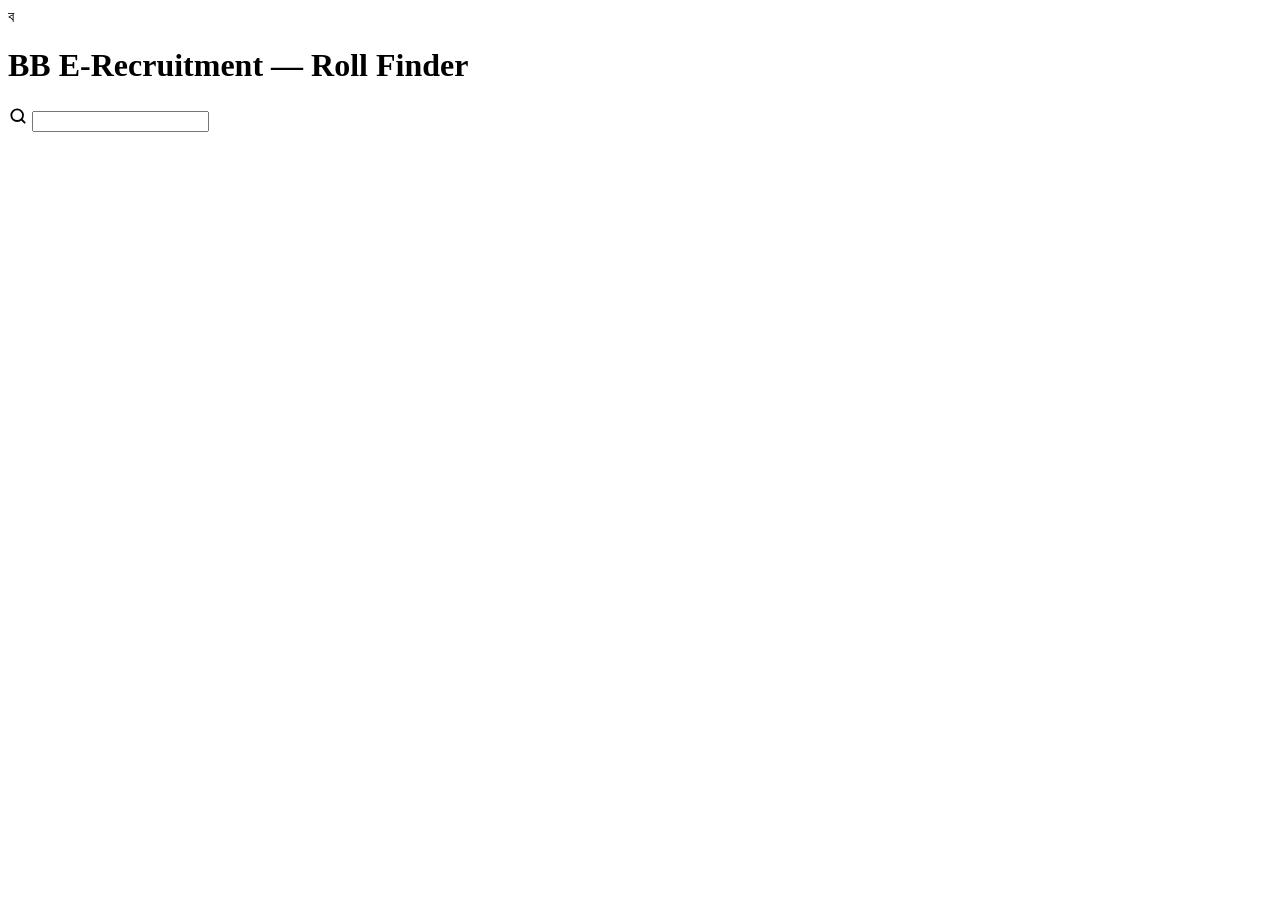
<file: app.template.html>
<!DOCTYPE html>
<html lang="en" data-lang="en">
<head>
<meta charset="utf-8">
<meta name="viewport" content="width=device-width, initial-scale=1">
<title>BB E-Recruitment — Roll Finder</title>
<meta name="description" content="Enter your roll number to find your Bangladesh Bank exam centre, seat range, date, time and map location. Seat plans, viva schedules and selected-candidate lists in one place.">
<meta name="theme-color" content="#f5fbf6" media="(prefers-color-scheme: light)">
<meta name="theme-color" content="#0e1511" media="(prefers-color-scheme: dark)">
<link rel="manifest" href="manifest.webmanifest">
<link rel="icon" href="favicon-32.png" sizes="32x32">
<link rel="apple-touch-icon" href="apple-touch-icon.png">
<meta name="apple-mobile-web-app-capable" content="yes">
<meta name="apple-mobile-web-app-status-bar-style" content="default">
<meta name="apple-mobile-web-app-title" content="BB Roll">
<link rel="canonical" href="https://bb-roll-finder.pages.dev/">
<meta property="og:title" content="BB E-Recruitment — Roll Finder">
<meta property="og:description" content="Find your exam centre, seat, time and map by roll number.">
<meta property="og:type" content="website">
<meta property="og:url" content="https://bb-roll-finder.pages.dev/">
<meta property="og:image" content="https://bb-roll-finder.pages.dev/og-card.png">
<meta property="og:image:width" content="1200">
<meta property="og:image:height" content="630">
<meta property="og:locale" content="en_US">
<meta property="og:locale:alternate" content="bn_BD">
<meta name="twitter:card" content="summary_large_image">
<meta name="twitter:title" content="BB E-Recruitment — Roll Finder">
<meta name="twitter:description" content="Find your exam centre, seat, time and map by roll number.">
<meta name="twitter:image" content="https://bb-roll-finder.pages.dev/og-card.png">
<script type="application/ld+json">
{"@context":"https://schema.org","@type":"WebSite",
 "name":"BB E-Recruitment — Roll Finder",
 "alternateName":"BB Roll Finder",
 "url":"https://bb-roll-finder.pages.dev/",
 "inLanguage":["en","bn"],
 "description":"Find your Bangladesh Bank exam centre, seat range, date, time and map location by roll number.",
 "potentialAction":{"@type":"SearchAction",
   "target":{"@type":"EntryPoint","urlTemplate":"https://bb-roll-finder.pages.dev/#roll={roll_number}"},
   "query-input":"required name=roll_number"}}
</script>

<!-- Runs before any CSS so the stored theme is applied on the very first paint.
     Without this the page renders light, then flips to dark a frame later. -->
<script>
(function(){
  try{
    var t = localStorage.getItem("bb-theme");
    if (t === "light" || t === "dark") document.documentElement.setAttribute("data-theme", t);
    var l = localStorage.getItem("bb-lang");
    if (l !== "en" && l !== "bn"){
      /* No saved choice: follow the browser, exactly as core/language.js
         does. Kept in sync by tools/selftest.py. */
      var list = (navigator.languages && navigator.languages.length)
                 ? navigator.languages : [navigator.language];
      l = "en";
      for (var i = 0; i < list.length; i++){
        var tag = String(list[i] || "").toLowerCase();
        if (tag === "bn" || tag.indexOf("bn-") === 0){ l = "bn"; break; }
        if (tag === "en" || tag.indexOf("en-") === 0){ l = "en"; break; }
      }
    }
    document.documentElement.setAttribute("data-lang", l);
    document.documentElement.lang = l;
  }catch(e){}

  /* Font preloads are injected rather than written as static <link> tags.
     A font preload must carry crossorigin (fonts are always fetched in CORS
     mode), but over file:// the origin is null, so the browser rejects the
     request and logs a CORS error for every preloaded font before falling
     back to the @font-face rule. The page still worked; the console was just
     full of errors that looked like real breakage. Injecting them only for
     http(s) keeps the head start online and leaves file:// silent. */
  try{
    if (location.protocol === "http:" || location.protocol === "https:"){
      ["fonts/noto-sans-bengali-bengali-400-normal.woff2",
       "fonts/noto-sans-bengali-latin-400-normal.woff2",
       "fonts/noto-sans-bengali-bengali-600-normal.woff2",
       "fonts/noto-serif-bengali-bengali-600-normal.woff2",
       "fonts/noto-serif-bengali-latin-600-normal.woff2"].forEach(function(href){
        var el = document.createElement("link");
        el.rel = "preload"; el.as = "font"; el.type = "font/woff2";
        el.href = href; el.crossOrigin = "anonymous";
        document.head.appendChild(el);
      });
    }
  }catch(e){}
})();
</script>

<style>
/*__CSS__*/
</style>
</head>
<body>
<div class="wrap">

  <header>
    <div class="topbar">
      <div class="brand">
        <div class="logo" aria-hidden="true">ব</div>
        <div>
          <h1 id="t-brand">BB E-Recruitment — Roll Finder</h1>
          <div class="sub" id="t-tagline"></div>
        </div>
      </div>
      <div class="controls">
        <div class="seg" id="langseg" role="group" aria-label="Language"></div>
        <div class="seg" id="themeseg" role="group" aria-label="Theme"></div>
      </div>
    </div>
    <div class="stats" id="stats"></div>
  </header>

  <main id="main">
    <!-- A real <form> so the search is a landmark and mobile keyboards offer
         a submit key. There is nothing to submit — results render as you type
         — so app.js cancels the submit event; without that, Enter would
         reload the page and lose the query. -->
    <form class="search" role="search" id="searchform">
      <svg width="20" height="20" viewBox="0 0 24 24" fill="none" stroke="currentColor" stroke-width="2.2" stroke-linecap="round" aria-hidden="true">
        <circle cx="11" cy="11" r="7"/><path d="m20 20-3.5-3.5"/>
      </svg>
      <label class="sr-only" for="roll" id="t-rolllabel"></label>
      <input id="roll" type="text" inputmode="numeric" autocomplete="off" spellcheck="false" aria-describedby="hint">
    </form>
    <div class="hint" id="hint"></div>
    <p class="callout" id="t-fconfirm"></p>

    <!-- The result area is NOT a live region. It can hold several full cards,
         and re-announcing all of them on every keystroke made the page
         unusable with a screen reader. #srstatus carries a one-line summary
         instead, and only when the outcome actually changes. -->
    <p id="srstatus" class="sr-only" role="status" aria-live="polite"></p>
    <div id="disambig"></div>
    <div id="result"></div>

    <section aria-labelledby="t-allnotices">
      <h2><span id="t-allnotices"></span> <span class="line"></span></h2>
      <div class="filters" id="filters" role="group" aria-label="Filter notices by type"></div>
      <div id="notices"></div>
    </section>
  </main>

  <footer>
    <div><b id="t-fdata"></b> <span id="gen"></span></div>
    <div style="margin-top:6px" id="t-fstatic"></div>
  </footer>
</div>

<script>
/*__JS__*/
</script>
</body>
</html>
</file>
